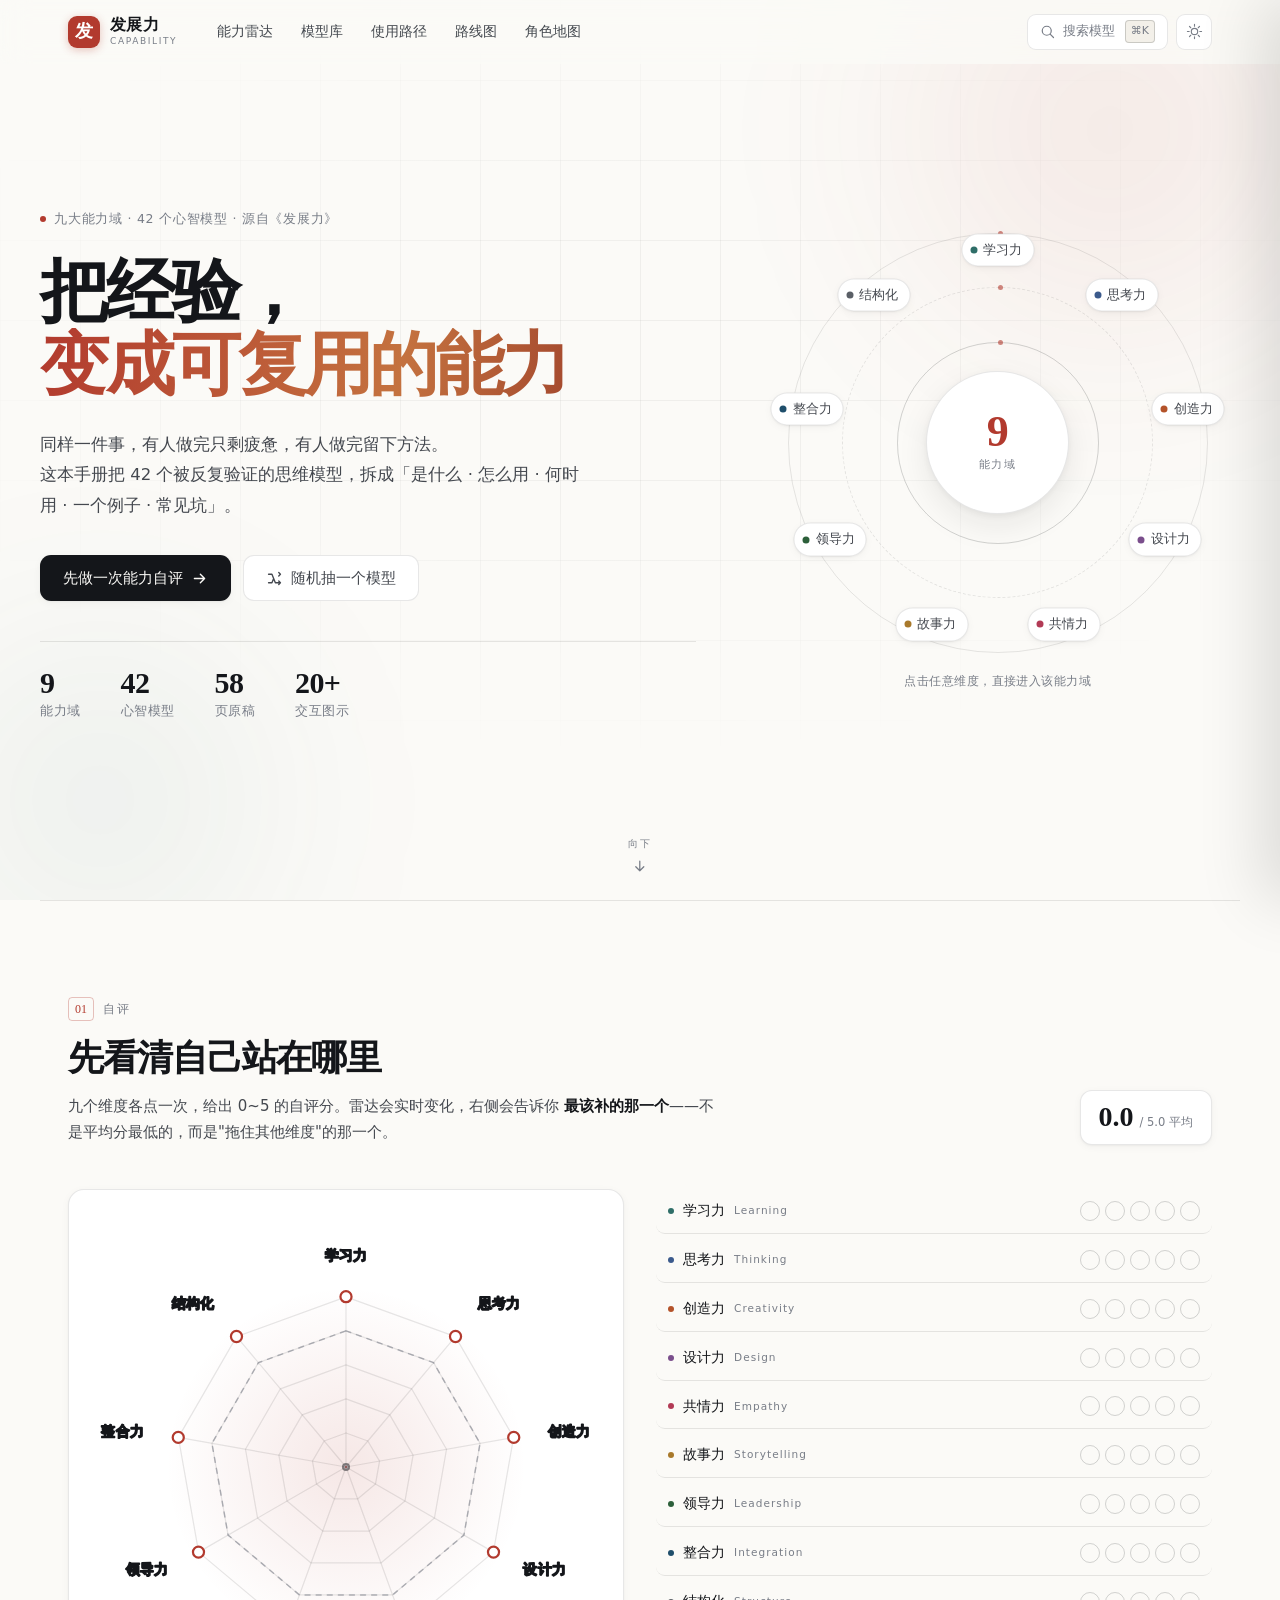
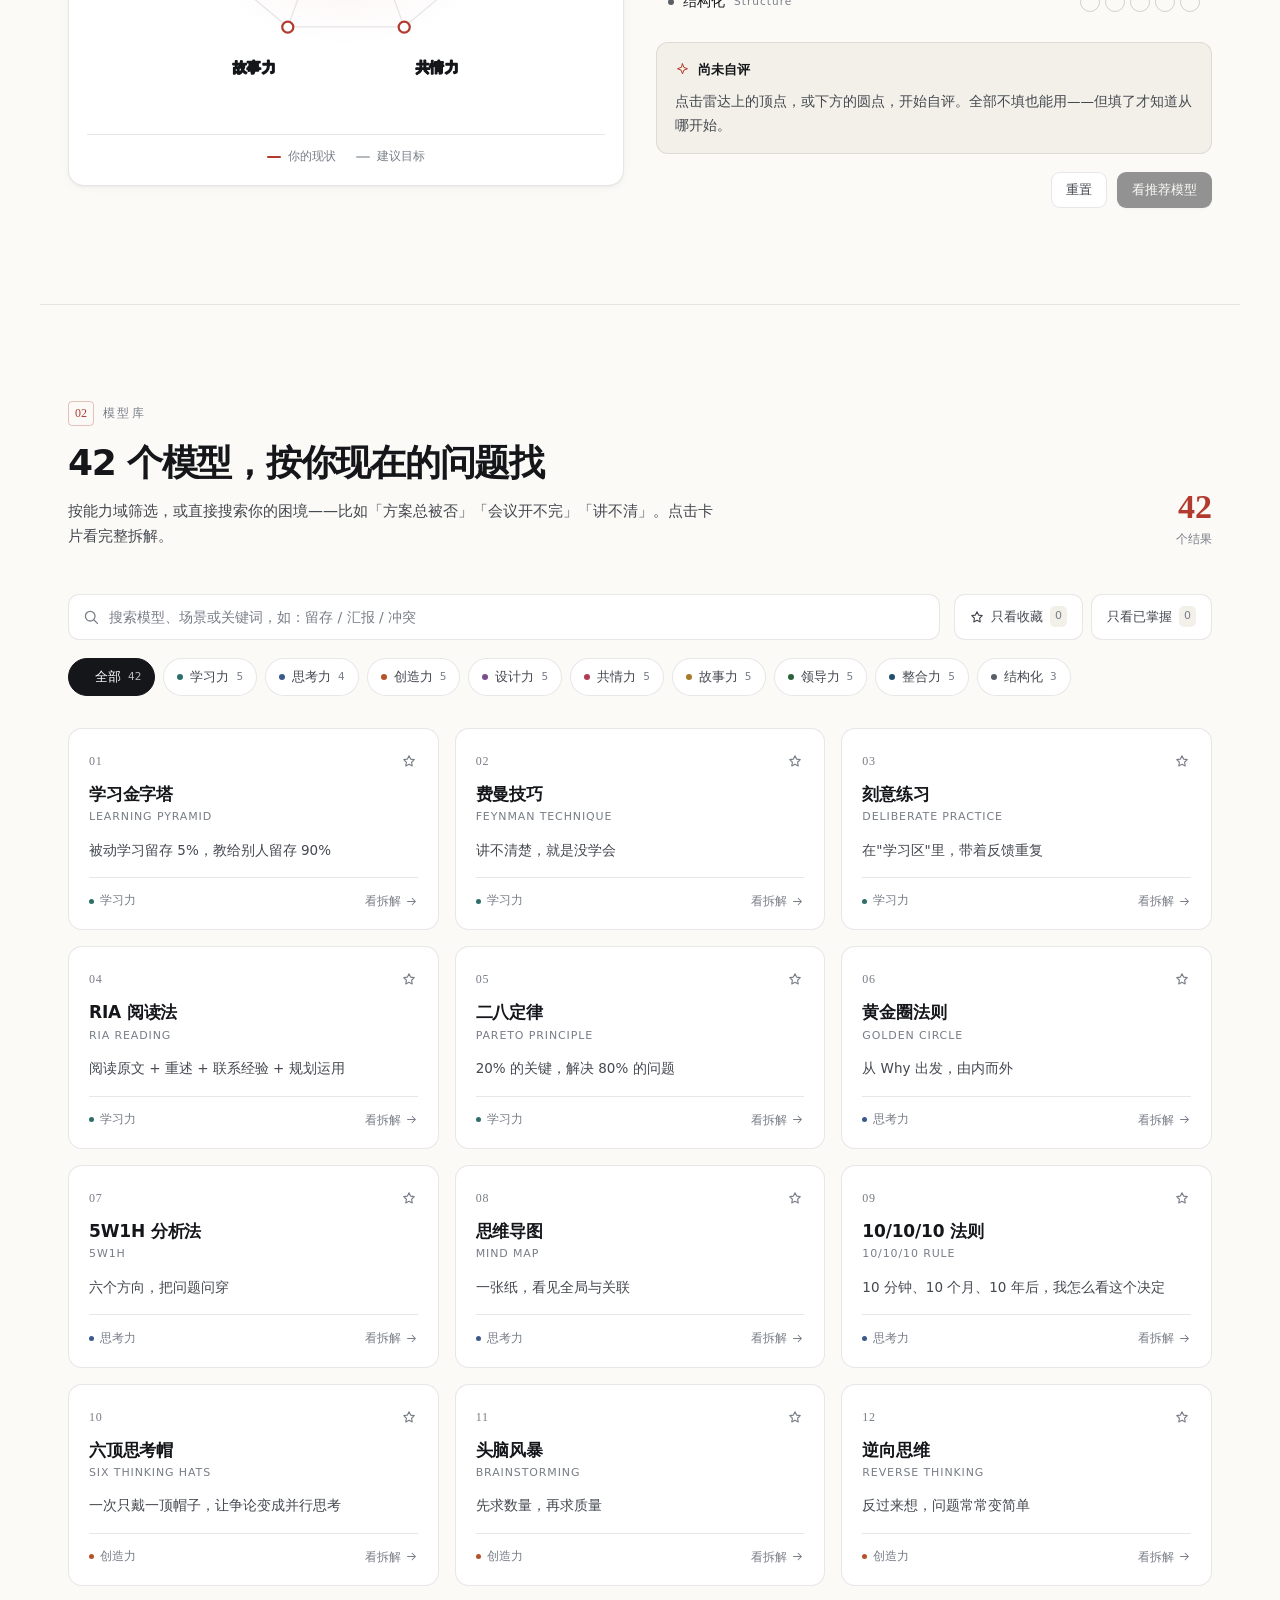
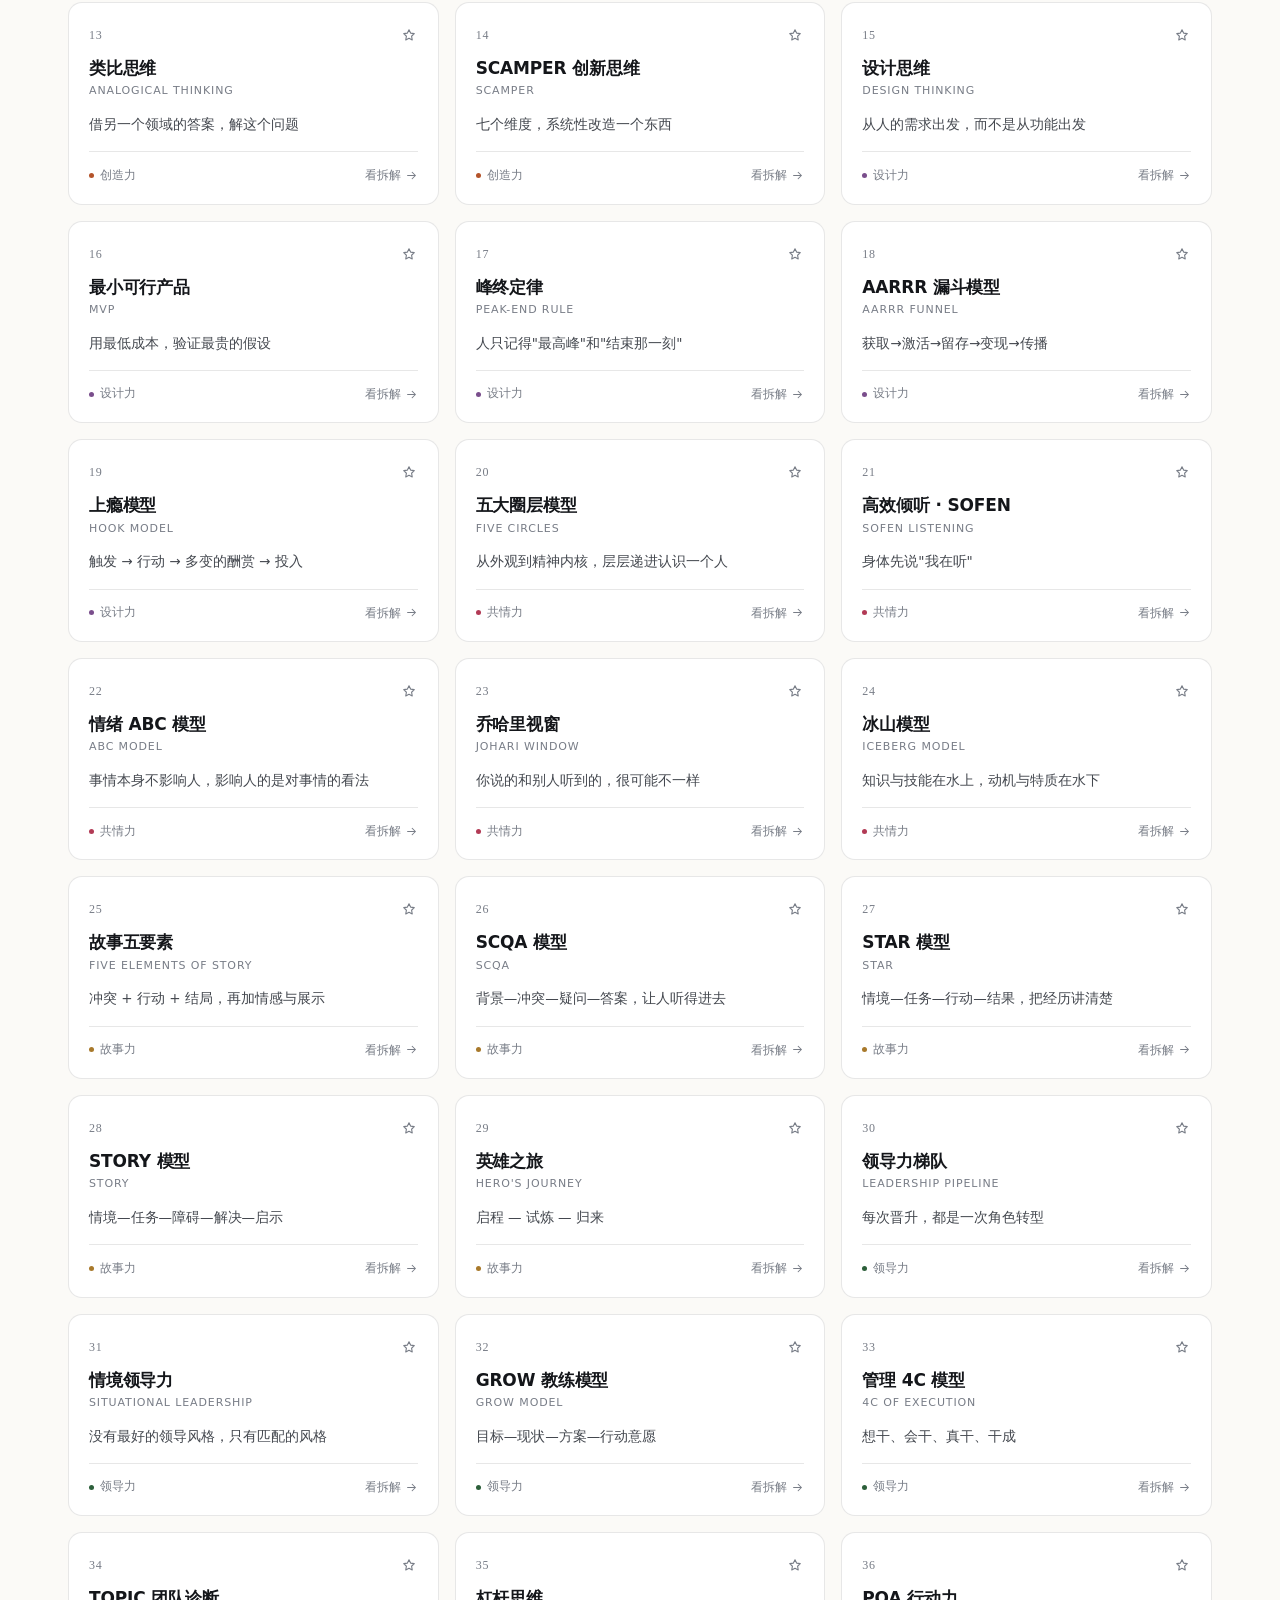
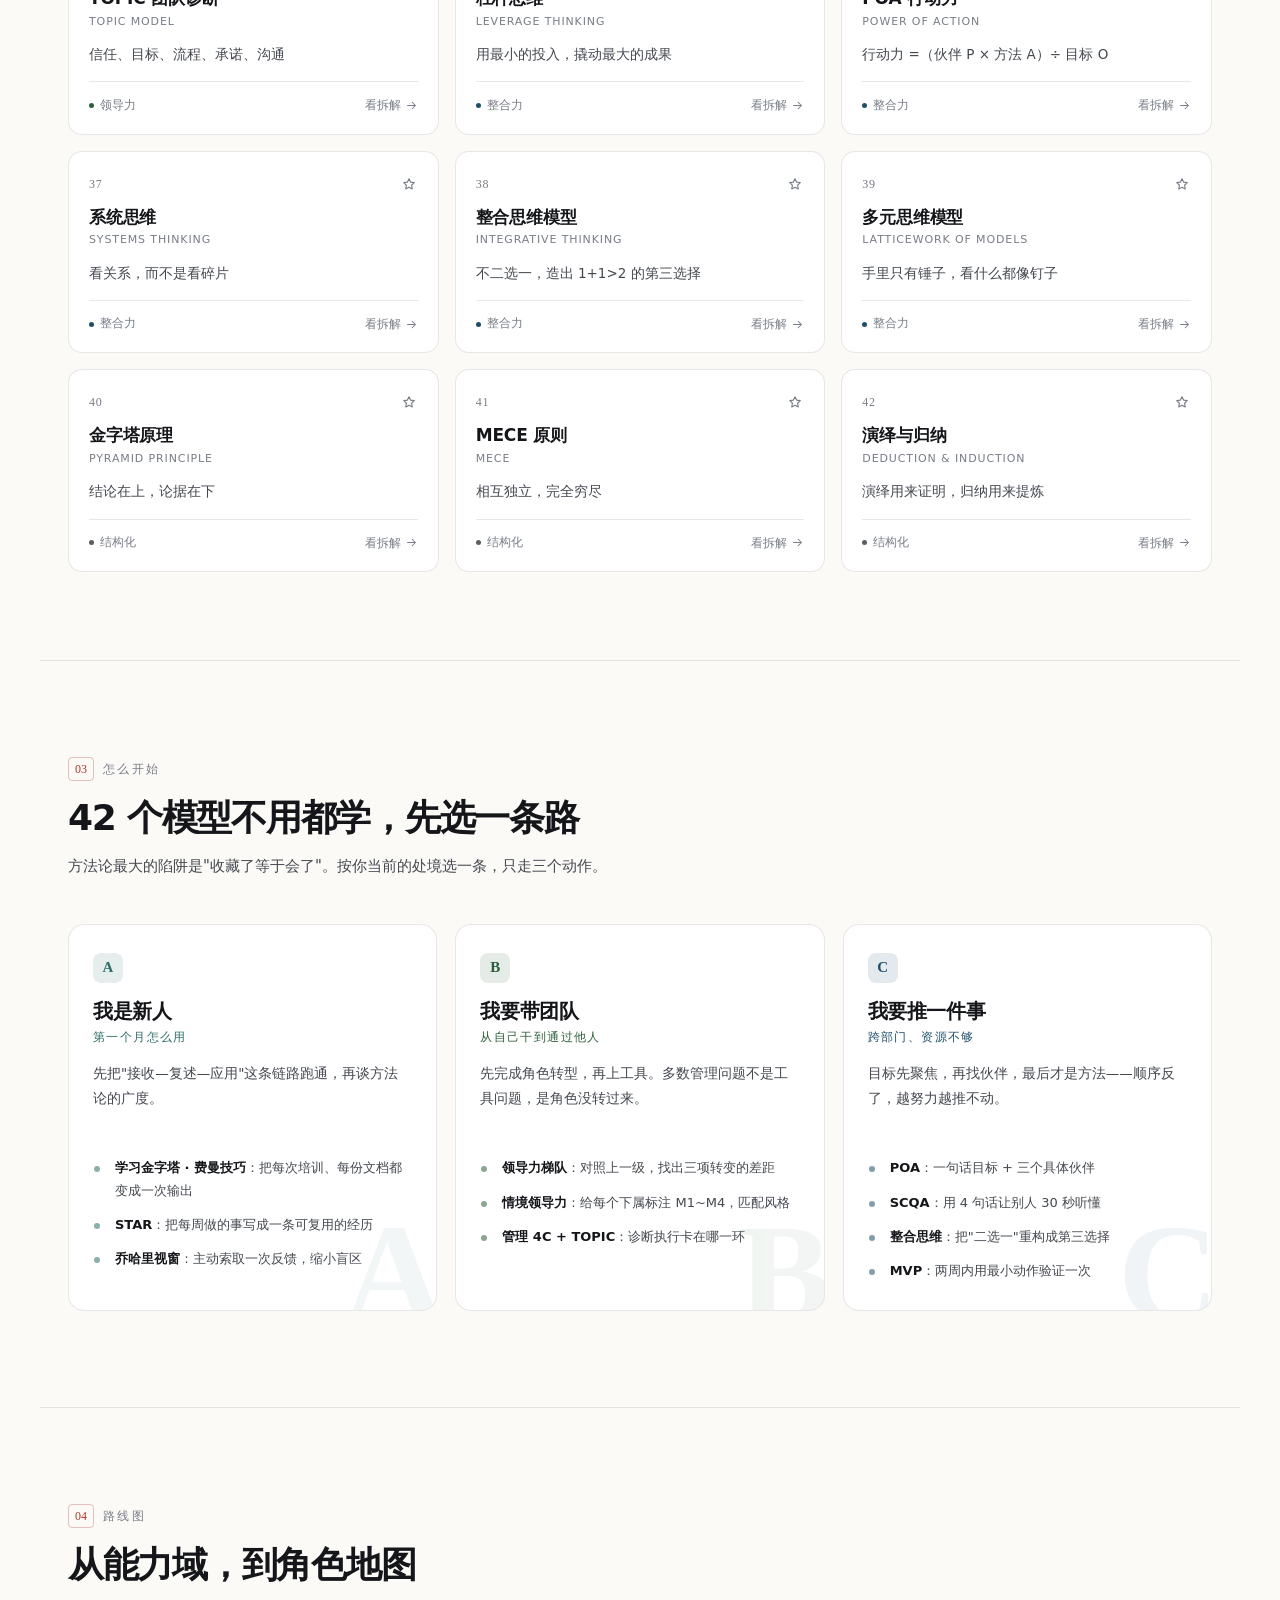
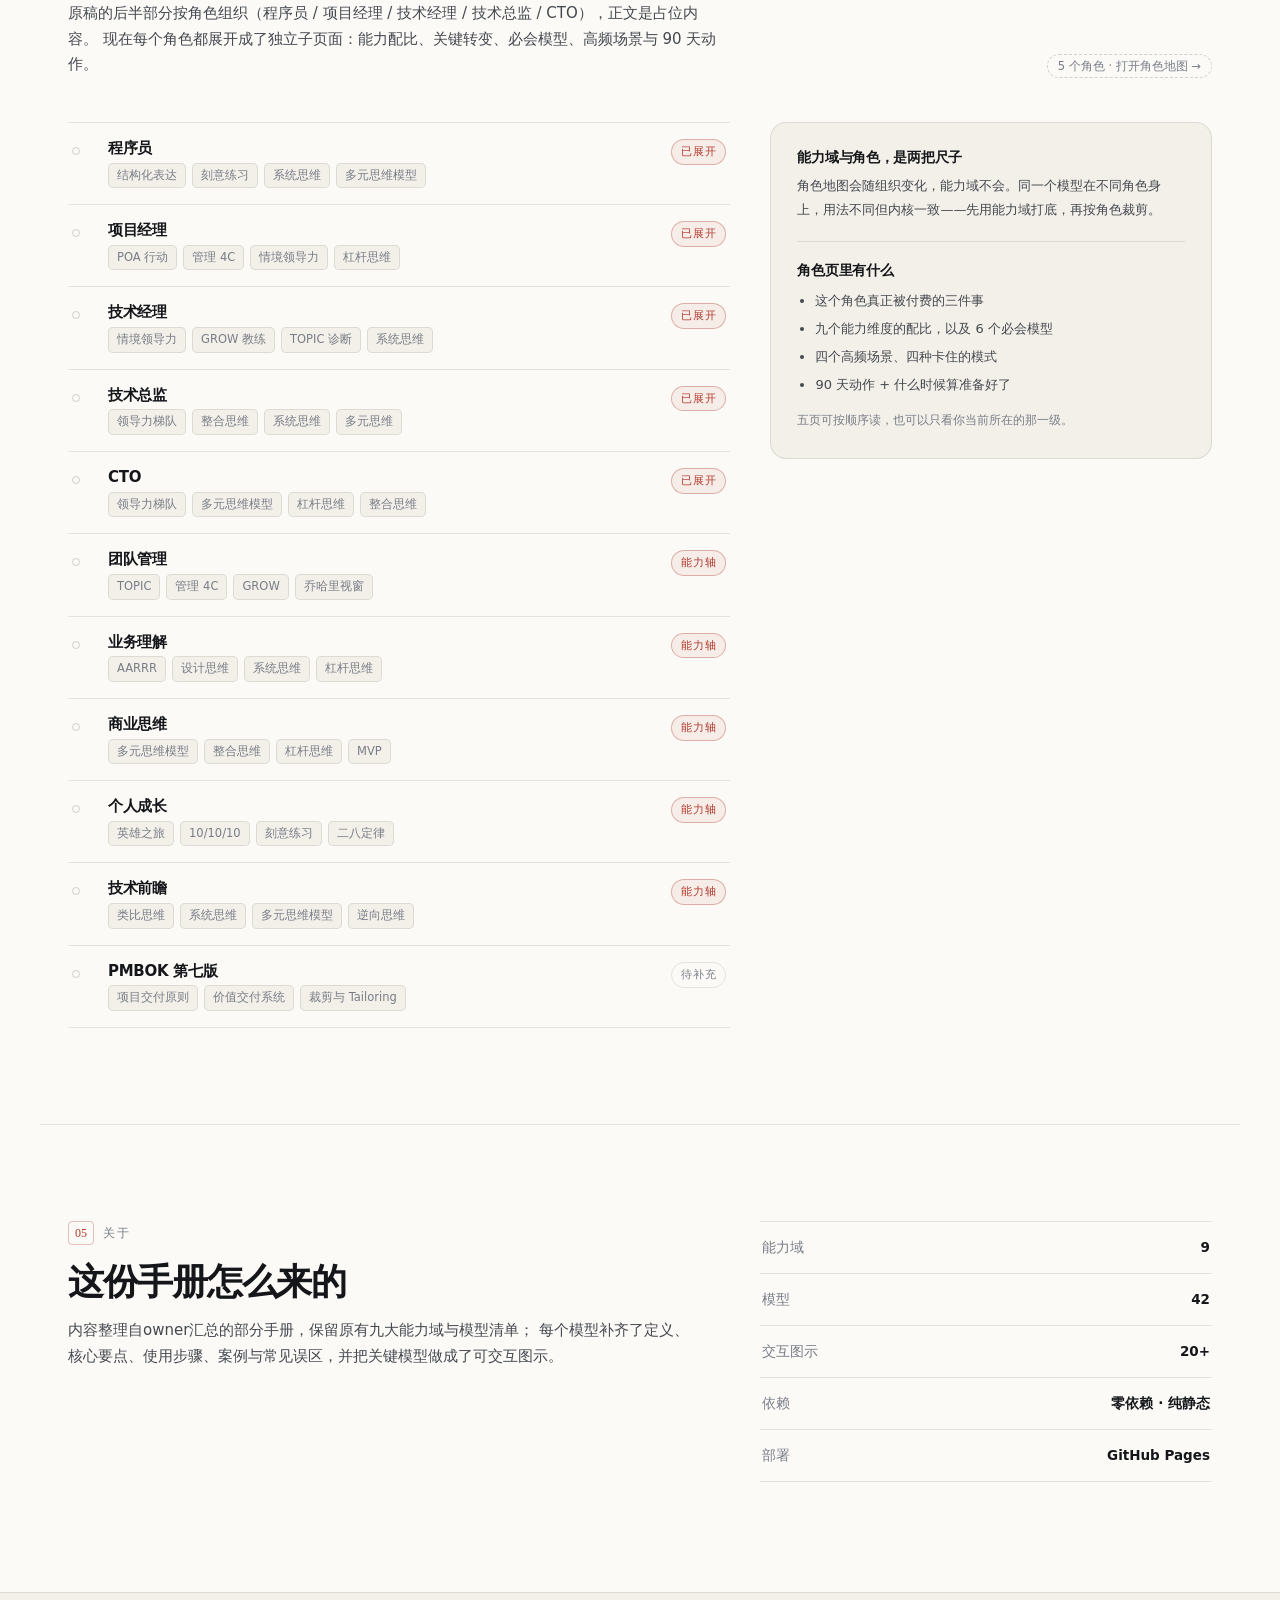
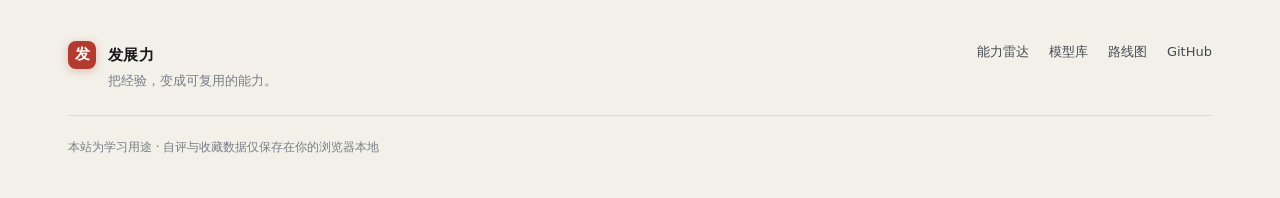
<file: index.html>
<!DOCTYPE html>
<html lang="zh-CN">
<head>
<meta charset="UTF-8">
<meta name="viewport" content="width=device-width, initial-scale=1.0">
<title>发展力 · 九大能力域，42 个心智模型</title>
<meta name="description" content="《发展力》交互手册：学习力、思考力、创造力、设计力、共情力、故事力、领导力、整合力、结构化，42 个心智模型的用法、步骤、案例与常见误区。">
<meta name="theme-color" content="#FBFAF7">
<meta property="og:title" content="发展力 · 42 个心智模型交互手册">
<meta property="og:description" content="把经验，变成可复用的能力。九大能力域，42 个模型，带自评雷达与检索。">
<meta property="og:type" content="website">
<link rel="icon" href="data:image/svg+xml,%3Csvg xmlns='http://www.w3.org/2000/svg' viewBox='0 0 32 32'%3E%3Crect width='32' height='32' rx='8' fill='%23B23A2E'/%3E%3Ctext x='16' y='22' font-size='17' text-anchor='middle' fill='%23FBFAF7' font-family='serif'%3E发%3C/text%3E%3C/svg%3E">
<link rel="stylesheet" href="assets/css/style.css">
</head>
<body>
<div class="progress" id="progress" aria-hidden="true"></div>

<header class="site-head" id="siteHead">
  <div class="head-inner">
    <a class="brand" href="#top">
      <span class="brand-mark">发</span>
      <span class="brand-text">发展力<em>Capability</em></span>
    </a>
    <nav class="head-nav" aria-label="主导航">
      <a href="#radar" data-nav="radar">能力雷达</a>
      <a href="#library" data-nav="library">模型库</a>
      <a href="#paths" data-nav="paths">使用路径</a>
      <a href="#roadmap" data-nav="roadmap">路线图</a>
      <a href="roles/index.html">角色地图</a>
    </nav>
    <div class="head-tools">
      <button class="tool-btn search-trigger" id="searchTrigger" aria-label="搜索模型">
        <svg viewBox="0 0 20 20" aria-hidden="true"><circle cx="9" cy="9" r="6"/><path d="M13.5 13.5L18 18"/></svg>
        <span>搜索模型</span>
        <kbd>⌘K</kbd>
      </button>
      <button class="tool-btn icon-btn" id="themeToggle" aria-label="切换主题" title="切换明暗主题">
        <svg class="ico-sun" viewBox="0 0 24 24" aria-hidden="true"><circle cx="12" cy="12" r="4.5"/><path d="M12 2v2.5M12 19.5V22M2 12h2.5M19.5 12H22M4.9 4.9l1.8 1.8M17.3 17.3l1.8 1.8M19.1 4.9l-1.8 1.8M6.7 17.3l-1.8 1.8"/></svg>
        <svg class="ico-moon" viewBox="0 0 24 24" aria-hidden="true"><path d="M20 14.5A8.5 8.5 0 019.5 4a8.5 8.5 0 1010.5 10.5z"/></svg>
      </button>
      <button class="tool-btn icon-btn menu-btn" id="menuBtn" aria-label="打开导航" aria-expanded="false">
        <svg viewBox="0 0 24 24" aria-hidden="true"><path d="M4 7h16M4 12h16M4 17h16"/></svg>
      </button>
    </div>
  </div>
  <div class="mobile-nav" id="mobileNav">
    <a href="#radar" data-nav="radar">能力雷达</a>
    <a href="#library" data-nav="library">模型库</a>
    <a href="#paths" data-nav="paths">使用路径</a>
    <a href="#roadmap" data-nav="roadmap">路线图</a>
    <a href="roles/index.html">角色地图</a>
  </div>
</header>

<main id="top">

  <!-- ================= HERO ================= -->
  <section class="hero">
    <div class="hero-bg" aria-hidden="true">
      <div class="aurora a1"></div>
      <div class="aurora a2"></div>
      <div class="grid-lines"></div>
    </div>
    <div class="hero-inner">
      <div class="hero-copy">
        <p class="eyebrow reveal"><span class="dot"></span>九大能力域 · 42 个心智模型 · 源自《发展力》</p>
        <h1 class="reveal">
          <span class="h1-line">把经验，</span>
          <span class="h1-line accent">变成可复用的能力</span>
        </h1>
        <p class="lede reveal">
          同样一件事，有人做完只剩疲惫，有人做完留下方法。<br>
          这本手册把 42 个被反复验证的思维模型，拆成「是什么 · 怎么用 · 何时用 · 一个例子 · 常见坑」。
        </p>
        <div class="hero-actions reveal">
          <a class="btn btn-primary" href="#radar">
            先做一次能力自评
            <svg viewBox="0 0 20 20" aria-hidden="true"><path d="M4 10h12M11 5l5 5-5 5"/></svg>
          </a>
          <button class="btn btn-ghost" id="randomBtn">
            <svg viewBox="0 0 20 20" aria-hidden="true"><path d="M3 5h4l4 10h6M3 15h4l2-5M15 3l2 2-2 2M15 13l2 2-2 2"/></svg>
            随机抽一个模型
          </button>
        </div>
        <dl class="hero-stats reveal">
          <div><dt>9</dt><dd>能力域</dd></div>
          <div><dt>42</dt><dd>心智模型</dd></div>
          <div><dt>58</dt><dd>页原稿</dd></div>
          <div><dt>20+</dt><dd>交互图示</dd></div>
        </dl>
      </div>

      <div class="hero-visual reveal" aria-hidden="true">
        <div class="orbit" id="orbit">
          <div class="orbit-ring r1"></div>
          <div class="orbit-ring r2"></div>
          <div class="orbit-ring r3"></div>
          <div class="orbit-core">
            <span class="core-num" id="coreNum">9</span>
            <span class="core-label">能力域</span>
          </div>
          <div class="orbit-dots" id="orbitDots"><!-- JS --></div>
        </div>
        <p class="orbit-hint">点击任意维度，直接进入该能力域</p>
      </div>
    </div>
    <a class="scroll-cue" href="#radar" aria-label="向下滚动">
      <span>向下</span>
      <svg viewBox="0 0 20 20" aria-hidden="true"><path d="M10 4v12M5 11l5 5 5-5"/></svg>
    </a>
  </section>

  <!-- ================= 能力雷达 ================= -->
  <section class="section" id="radar">
    <div class="section-head">
      <div>
        <p class="kicker"><span class="kicker-no">01</span>自评</p>
        <h2>先看清自己站在哪里</h2>
        <p class="section-desc">
          九个维度各点一次，给出 0~5 的自评分。雷达会实时变化，右侧会告诉你
          <strong>最该补的那一个</strong>——不是平均分最低的，而是"拖住其他维度"的那一个。
        </p>
      </div>
      <div class="section-aside">
        <div class="score-pill">
          <span id="radarTotal">0.0</span><small>/ 5.0 平均</small>
        </div>
      </div>
    </div>

    <div class="radar-layout">
      <div class="radar-card">
        <svg class="radar-svg" id="radarSvg" viewBox="0 0 420 420" role="img" aria-label="九维能力雷达图">
          <!-- JS -->
        </svg>
        <div class="radar-legend">
          <span><i class="lg-current"></i>你的现状</span>
          <span><i class="lg-target"></i>建议目标</span>
        </div>
      </div>

      <div class="score-panel">
        <div class="panel-block" id="scoreRows"><!-- JS --></div>
        <div class="insight" id="insight">
          <div class="insight-head">
            <svg viewBox="0 0 24 24" aria-hidden="true"><path d="M12 3l2.2 5.6L20 10.8l-5.8 2.2L12 19l-2.2-6L4 10.8l5.8-2.2z"/></svg>
            <span id="insightTitle">尚未自评</span>
          </div>
          <p id="insightText">点击左侧雷达的任一顶点，或下方的分值，开始自评。</p>
        </div>
        <div class="panel-actions">
          <button class="btn btn-sm btn-ghost" id="radarReset">重置</button>
          <button class="btn btn-sm btn-primary" id="radarFocus" disabled>看推荐模型</button>
        </div>
      </div>
    </div>
  </section>

  <!-- ================= 模型库 ================= -->
  <section class="section section-library" id="library">
    <div class="section-head">
      <div>
        <p class="kicker"><span class="kicker-no">02</span>模型库</p>
        <h2>42 个模型，按你现在的问题找</h2>
        <p class="section-desc">按能力域筛选，或直接搜索你的困境——比如「方案总被否」「会议开不完」「讲不清」。点击卡片看完整拆解。</p>
      </div>
      <div class="section-aside lib-count">
        <span id="libCount">42</span><small>个结果</small>
      </div>
    </div>

    <div class="lib-toolbar">
      <div class="lib-search">
        <svg viewBox="0 0 20 20" aria-hidden="true"><circle cx="9" cy="9" r="6"/><path d="M13.5 13.5L18 18"/></svg>
        <input type="search" id="libSearch" placeholder="搜索模型、场景或关键词，如：留存 / 汇报 / 冲突" autocomplete="off" aria-label="搜索模型">
        <button class="clear-btn" id="clearSearch" aria-label="清空搜索" hidden>×</button>
      </div>
      <div class="lib-actions">
        <button class="chip-btn" id="favFilter" aria-pressed="false">
          <svg viewBox="0 0 20 20" aria-hidden="true"><path d="M10 2.6l2.3 4.7 5.2.8-3.8 3.7.9 5.2-4.6-2.4-4.6 2.4.9-5.2L2.5 8.1l5.2-.8z"/></svg>
          只看收藏 <span class="fav-count" id="favCount">0</span>
        </button>
        <button class="chip-btn" id="doneFilter" aria-pressed="false">
          只看已掌握 <span class="done-count" id="doneCount">0</span>
        </button>
      </div>
    </div>

    <div class="dim-filter" id="dimFilter" role="tablist" aria-label="按能力域筛选"><!-- JS --></div>

    <div class="model-grid" id="modelGrid"><!-- JS --></div>
    <div class="empty-state" id="emptyState" hidden>
      <p class="empty-glyph">◌</p>
      <h3>没有找到匹配的模型</h3>
      <p>换一个关键词，或者清空筛选条件试试。也可以按 <kbd>⌘K</kbd> 打开全局搜索。</p>
      <button class="btn btn-sm btn-ghost" id="emptyReset">清空全部筛选</button>
    </div>
  </section>

  <!-- ================= 使用路径 ================= -->
  <section class="section" id="paths">
    <div class="section-head">
      <div>
        <p class="kicker"><span class="kicker-no">03</span>怎么开始</p>
        <h2>42 个模型不用都学，先选一条路</h2>
        <p class="section-desc">方法论最大的陷阱是"收藏了等于会了"。按你当前的处境选一条，只走三个动作。</p>
      </div>
    </div>
    <div class="path-grid" id="pathGrid"><!-- JS --></div>
  </section>

  <!-- ================= 路线图 ================= -->
  <section class="section section-roadmap" id="roadmap">
    <div class="section-head">
      <div>
        <p class="kicker"><span class="kicker-no">04</span>路线图</p>
        <h2>从能力域，到角色地图</h2>
        <p class="section-desc">
          原稿的后半部分按角色组织（程序员 / 项目经理 / 技术经理 / 技术总监 / CTO），正文是占位内容。
          现在每个角色都展开成了独立子页面：能力配比、关键转变、必会模型、高频场景与 90 天动作。
        </p>
      </div>
      <div class="section-aside">
        <a class="tag tag-soft" href="roles/index.html">5 个角色 · 打开角色地图 →</a>
      </div>
    </div>
    <div class="roadmap-wrap">
      <div class="roadmap-list" id="roadmapList"><!-- JS --></div>
      <aside class="roadmap-note">
        <h3>能力域与角色，是两把尺子</h3>
        <p>角色地图会随组织变化，能力域不会。同一个模型在不同角色身上，用法不同但内核一致——先用能力域打底，再按角色裁剪。</p>
        <div class="note-divider"></div>
        <h3>角色页里有什么</h3>
        <ul>
          <li>这个角色真正被付费的三件事</li>
          <li>九个能力维度的配比，以及 6 个必会模型</li>
          <li>四个高频场景、四种卡住的模式</li>
          <li>90 天动作 + 什么时候算准备好了</li>
        </ul>
        <p class="note-tip">五页可按顺序读，也可以只看你当前所在的那一级。</p>
      </aside>
    </div>
  </section>

  <!-- ================= 说明 ================= -->
  <section class="section section-about" id="about">
    <div class="about-grid">
      <div>
        <p class="kicker"><span class="kicker-no">05</span>关于</p>
        <h2>这份手册怎么来的</h2>
        <p class="section-desc">
          内容整理自owner汇总的部分手册，保留原有九大能力域与模型清单；
          每个模型补齐了定义、核心要点、使用步骤、案例与常见误区，并把关键模型做成了可交互图示。
        </p>
      </div>
      <div class="about-meta">
        <div class="meta-row"><span>能力域</span><strong>9</strong></div>
        <div class="meta-row"><span>模型</span><strong>42</strong></div>
        <div class="meta-row"><span>交互图示</span><strong>20+</strong></div>
        <div class="meta-row"><span>依赖</span><strong>零依赖 · 纯静态</strong></div>
        <div class="meta-row"><span>部署</span><strong>GitHub Pages</strong></div>
      </div>
    </div>
  </section>
</main>

<footer class="site-foot">
  <div class="foot-inner">
    <div class="foot-brand">
      <span class="brand-mark small">发</span>
      <div>
        <strong>发展力</strong>
        <p>把经验，变成可复用的能力。</p>
      </div>
    </div>
    <div class="foot-links">
      <a href="#radar">能力雷达</a>
      <a href="#library">模型库</a>
      <a href="#roadmap">路线图</a>
      <a href="https://github.com/" id="repoLink" target="_blank" rel="noopener">GitHub</a>
    </div>
    <p class="foot-note">本站为学习用途 · 自评与收藏数据仅保存在你的浏览器本地</p>
  </div>
</footer>

<!-- ================= 详情抽屉 ================= -->
<div class="drawer-scrim" id="drawerScrim" hidden></div>
<aside class="drawer" id="drawer" tabindex="-1" aria-hidden="true" aria-labelledby="drawerTitle" role="dialog" aria-modal="true">
  <div class="drawer-inner" id="drawerInner"><!-- JS --></div>
</aside>

<!-- ================= 全局搜索 ================= -->
<div class="palette-scrim" id="paletteScrim" hidden></div>
<div class="palette" id="palette" aria-hidden="true" role="dialog" aria-modal="true" aria-label="全局搜索">
  <div class="palette-head">
    <svg viewBox="0 0 20 20" aria-hidden="true"><circle cx="9" cy="9" r="6"/><path d="M13.5 13.5L18 18"/></svg>
    <input type="text" id="paletteInput" placeholder="搜索 42 个模型…" autocomplete="off" aria-label="搜索">
    <kbd>ESC</kbd>
  </div>
  <div class="palette-list" id="paletteList"><!-- JS --></div>
  <div class="palette-foot">
    <span><kbd>↑</kbd><kbd>↓</kbd> 选择</span>
    <span><kbd>↵</kbd> 打开</span>
    <span><kbd>ESC</kbd> 关闭</span>
  </div>
</div>

<button class="to-top" id="toTop" aria-label="回到顶部" hidden>
  <svg viewBox="0 0 20 20" aria-hidden="true"><path d="M10 16V4M5 9l5-5 5 5"/></svg>
</button>

<div class="toast" id="toast" role="status" aria-live="polite"></div>

<script src="assets/js/data.js"></script>
<script src="assets/js/app.js"></script>
</body>
</html>
</file>
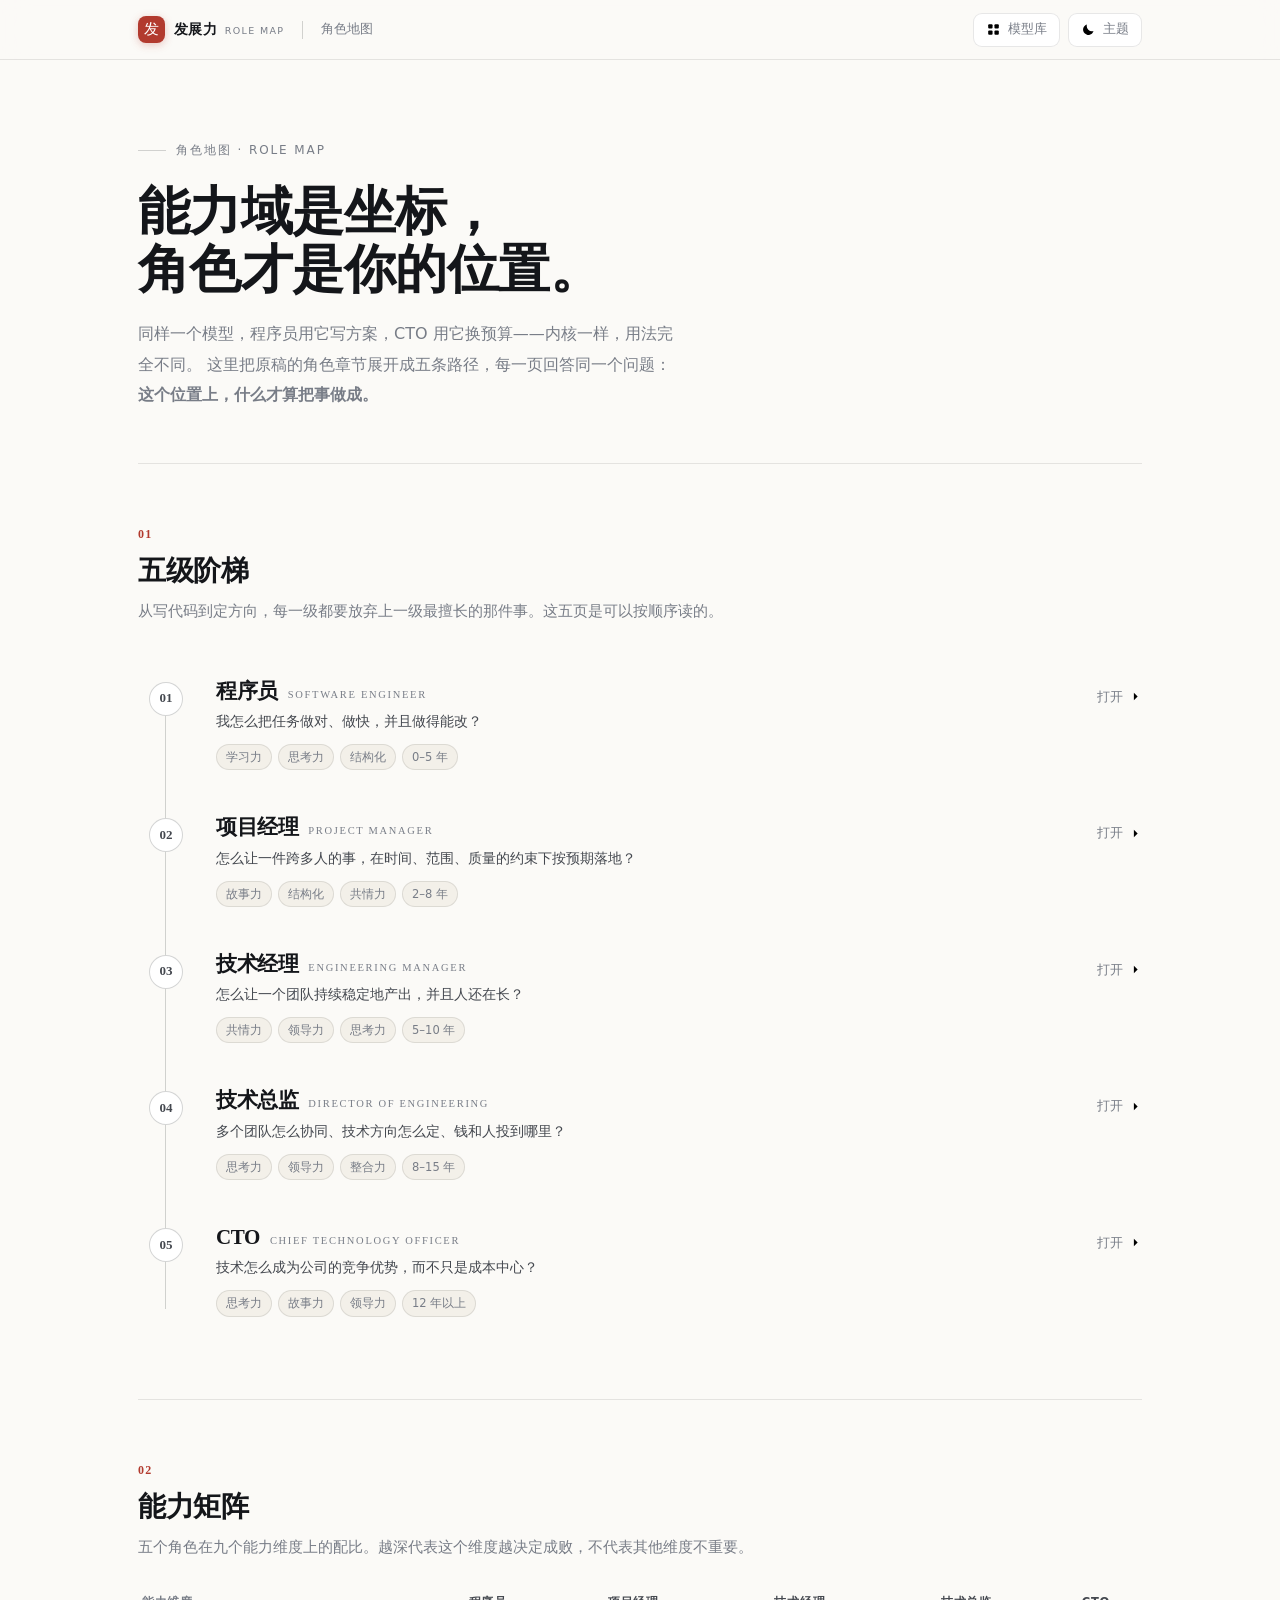
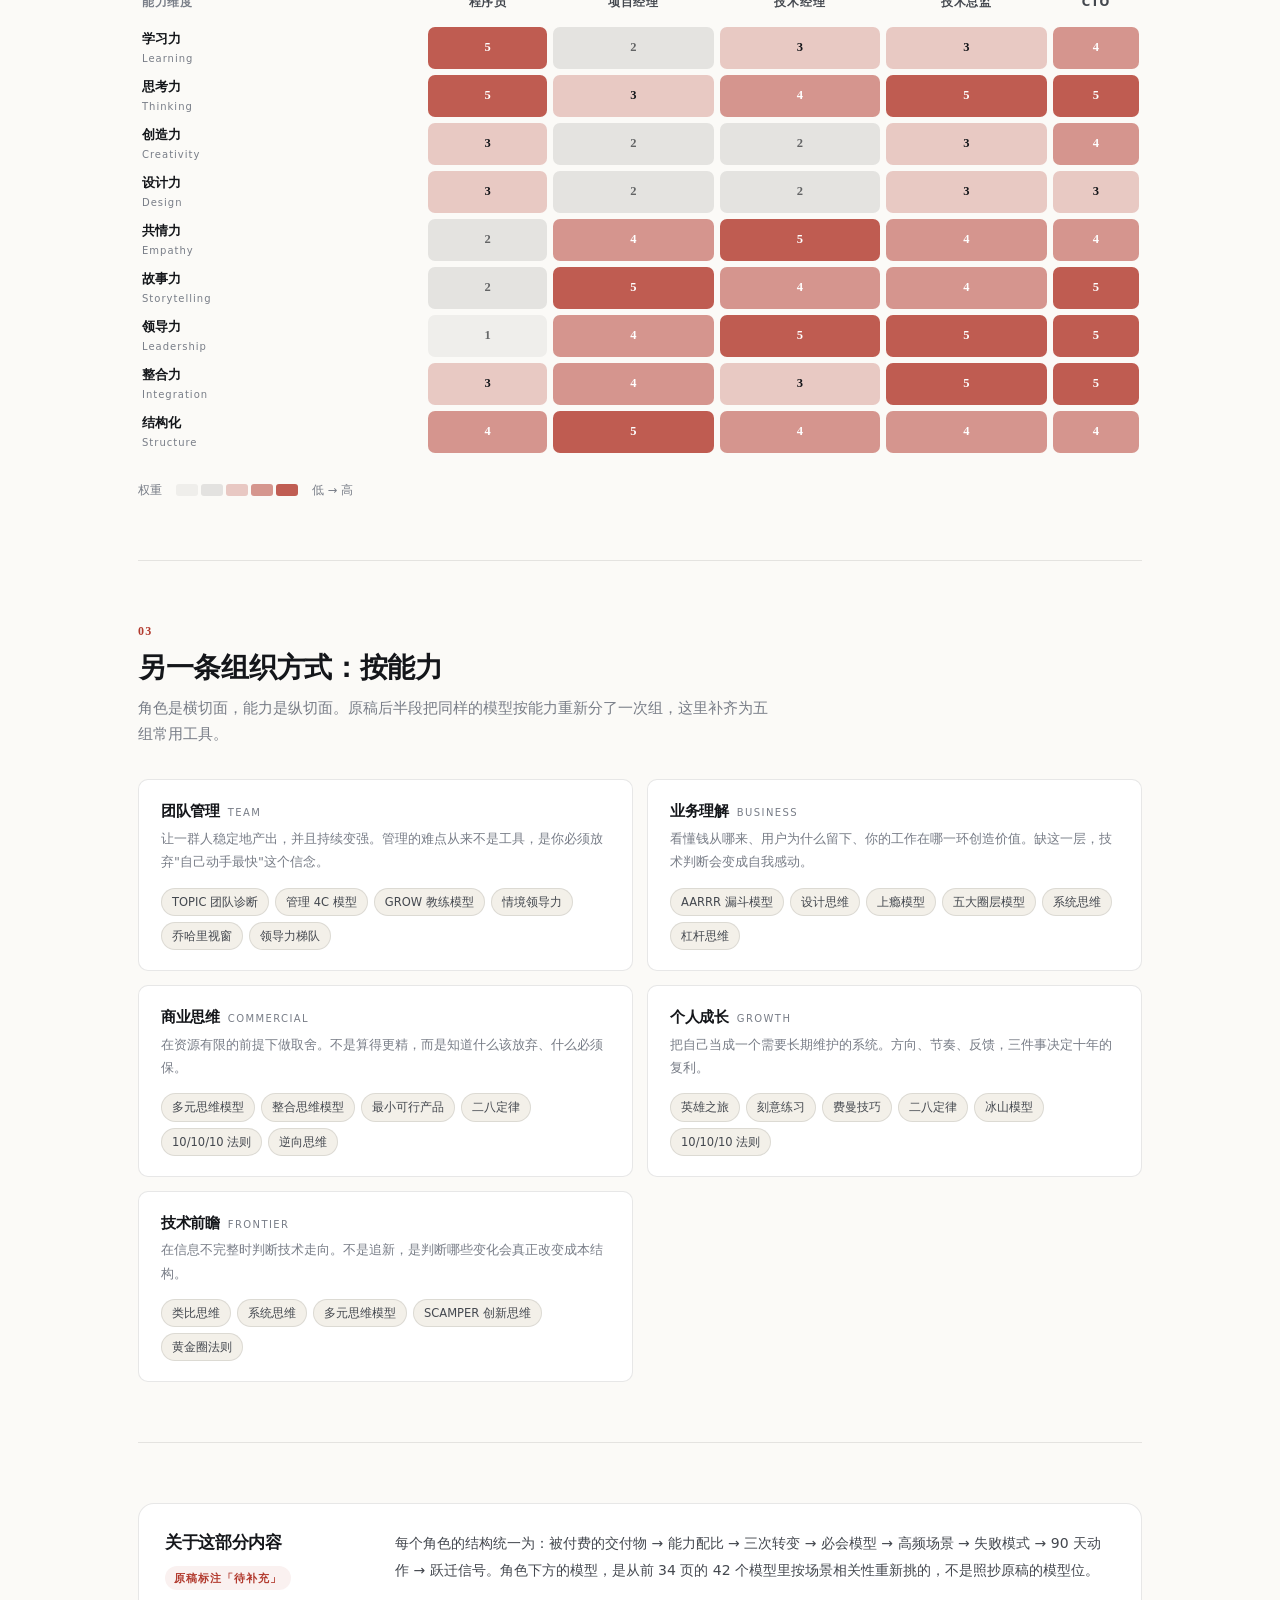
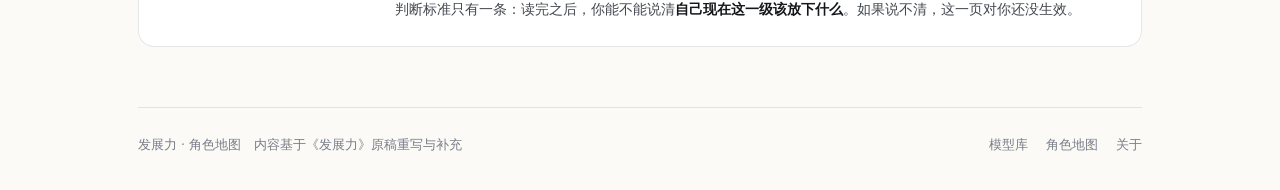
<file: roles/index.html>
<!DOCTYPE html>
<html lang="zh-CN">
<head>
<meta charset="utf-8">
<meta name="viewport" content="width=device-width, initial-scale=1">
<title>角色地图 · 发展力</title>
<meta name="description" content="从程序员到 CTO：五个角色的能力配比、关键转变、必会模型与 90 天动作。">
<meta name="theme-color" content="#FBFAF7">
<link rel="icon" href="data:image/svg+xml,%3Csvg xmlns='http://www.w3.org/2000/svg' viewBox='0 0 32 32'%3E%3Crect width='32' height='32' rx='8' fill='%23B23A2E'/%3E%3Ctext x='16' y='23' font-size='19' text-anchor='middle' fill='%23fff' font-family='Songti SC,serif'%3E%E5%8F%91%3C/text%3E%3C/svg%3E">
<link rel="stylesheet" href="../assets/css/roles.css">
<script>(function(){try{var s=JSON.parse(localStorage.getItem('fzl.v1')||'{}');var t=s.theme||((window.matchMedia&&matchMedia('(prefers-color-scheme: dark)').matches)?'dark':'light');document.documentElement.setAttribute('data-theme',t);}catch(e){}})();</script>
</head>
<body data-page="index">
<div id="app"></div>
<script src="../assets/js/data.js"></script>
<script src="../assets/js/roles-data.js"></script>
<script src="../assets/js/roles.js"></script>
</body>
</html>
</file>
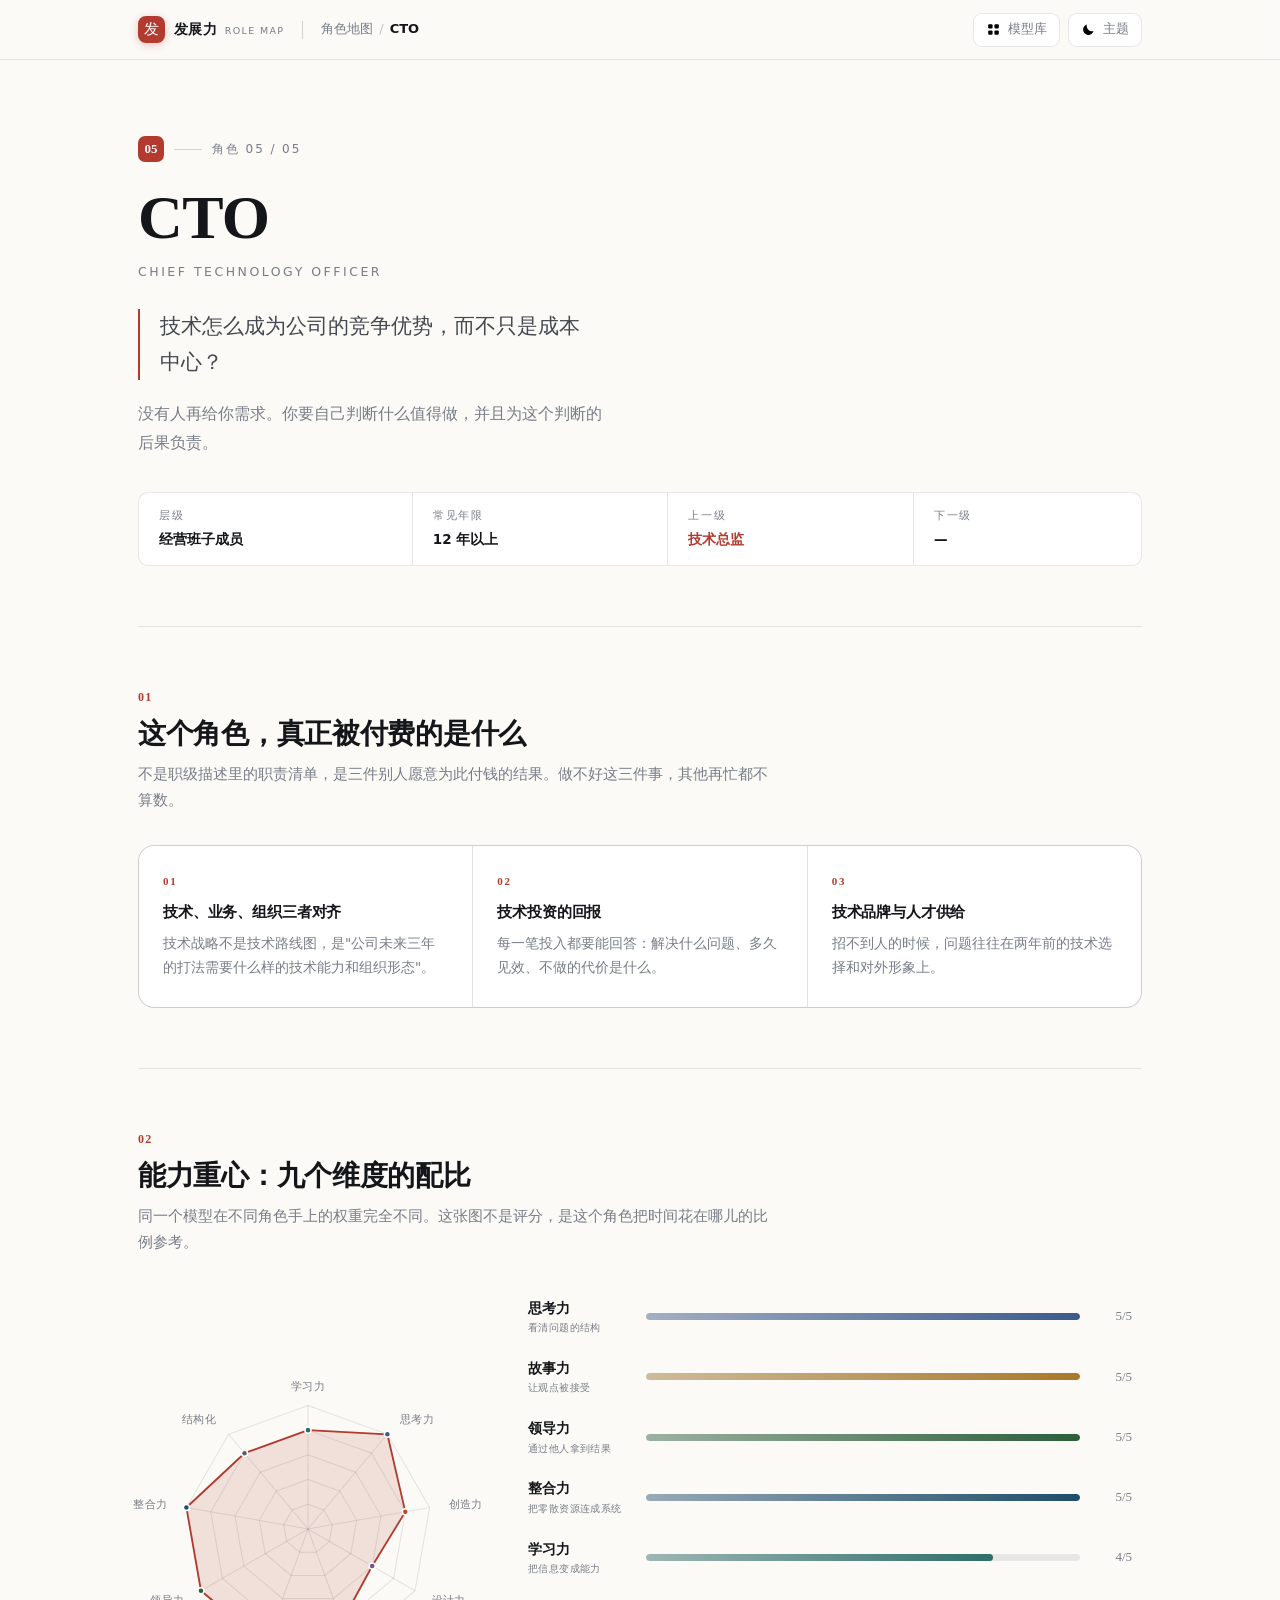
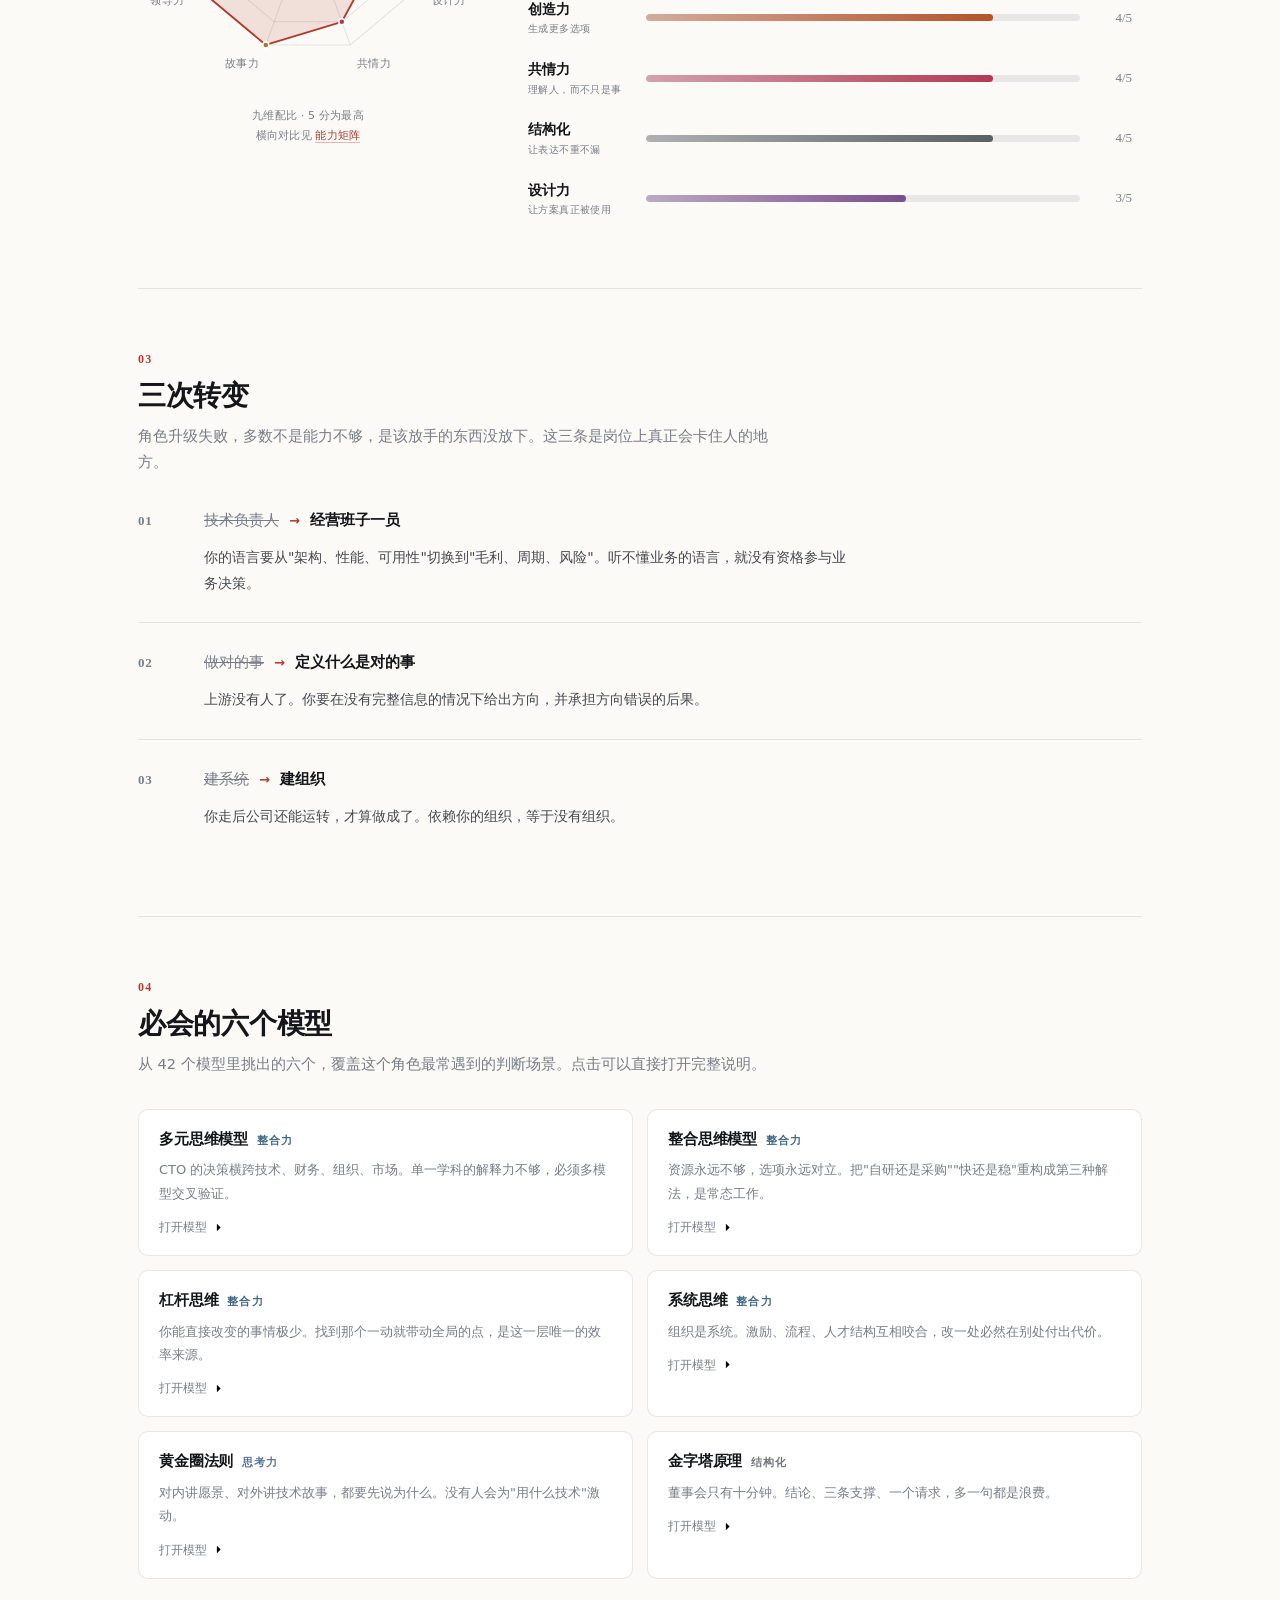
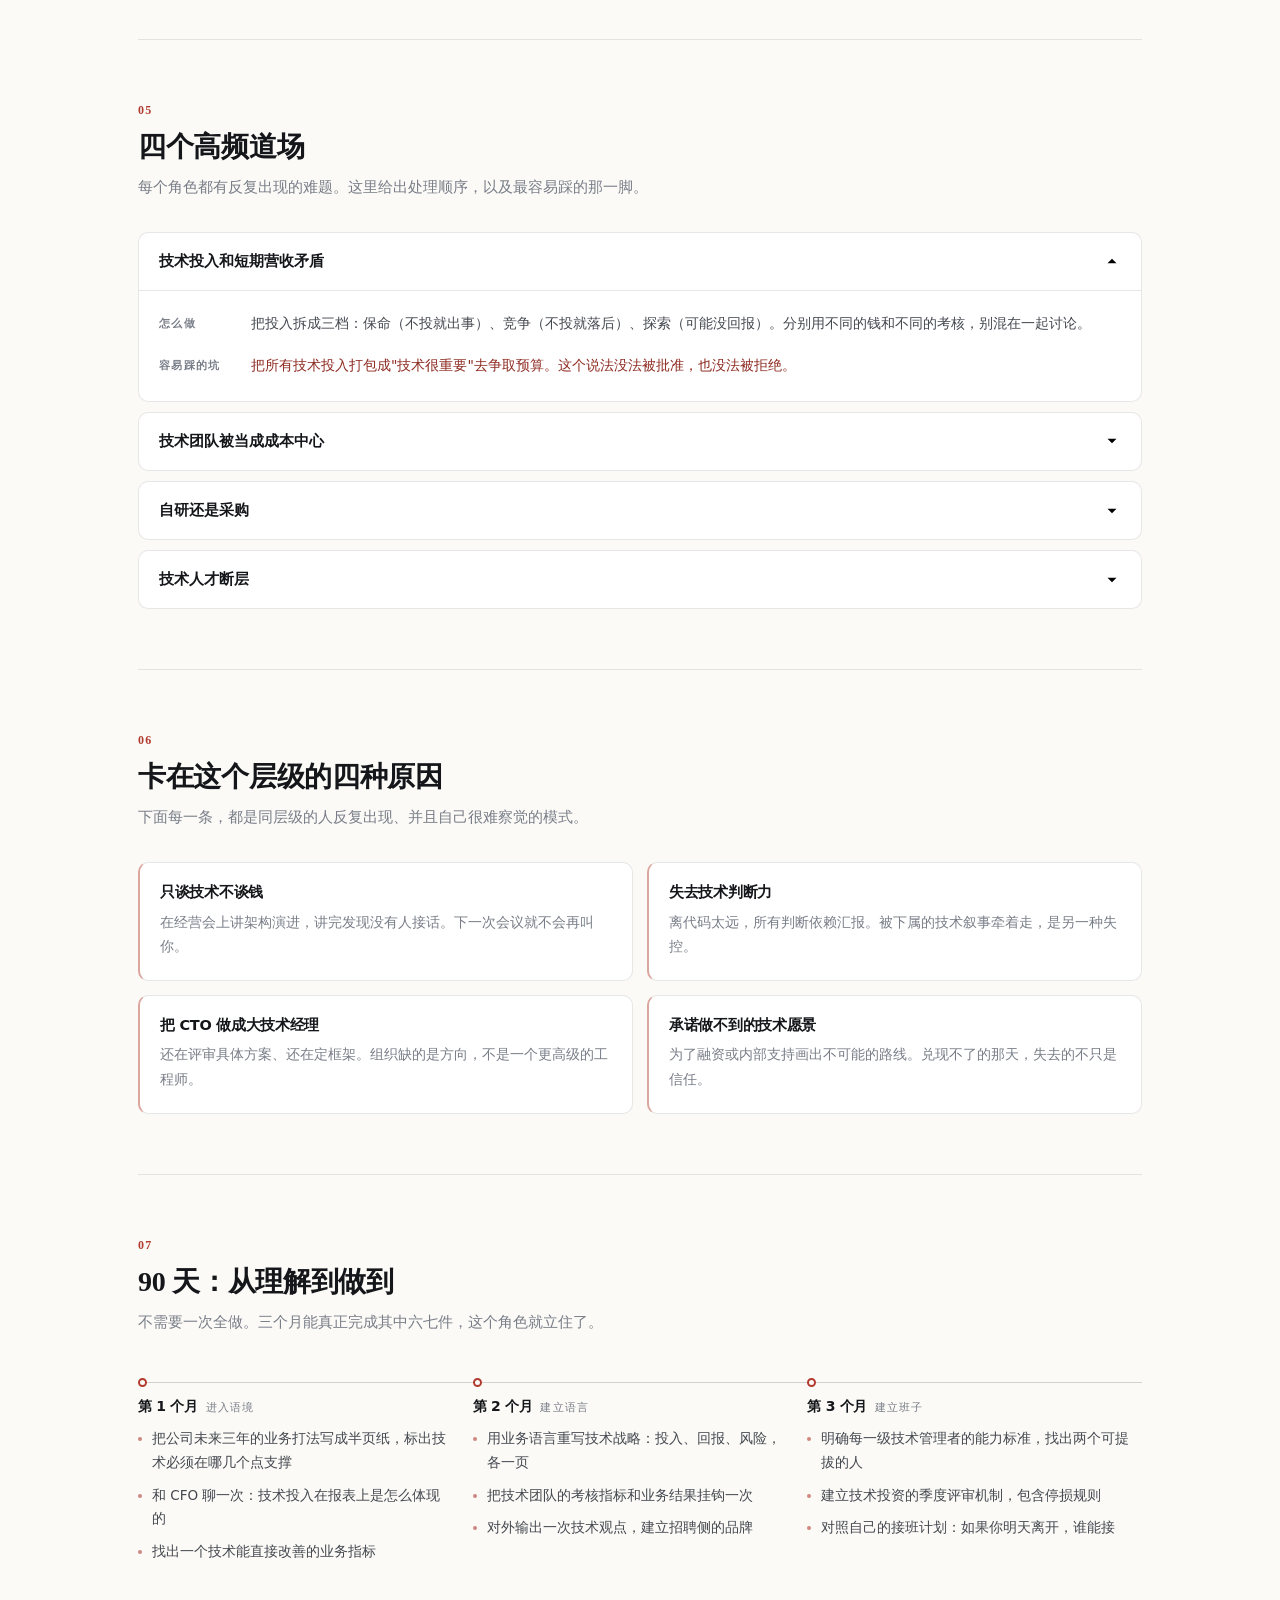
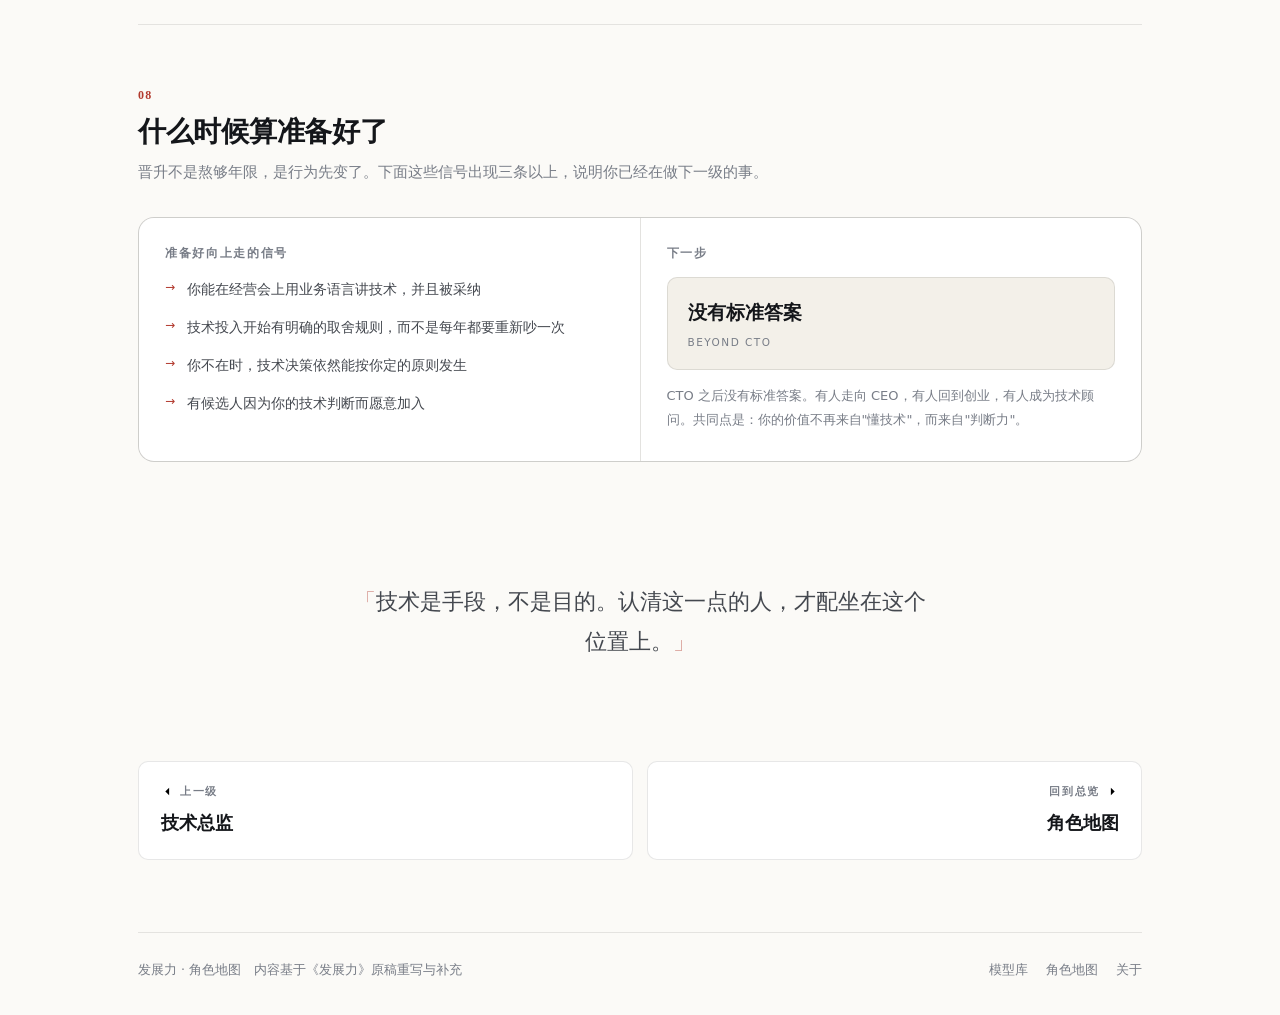
<file: roles/cto.html>
<!DOCTYPE html>
<html lang="zh-CN">
<head>
<meta charset="utf-8">
<meta name="viewport" content="width=device-width, initial-scale=1">
<title>CTO · 角色地图 · 发展力</title>
<meta name="description" content="经营班子里的技术视角：让技术成为竞争优势，而不只是成本中心。">
<meta name="theme-color" content="#FBFAF7">
<link rel="icon" href="data:image/svg+xml,%3Csvg xmlns='http://www.w3.org/2000/svg' viewBox='0 0 32 32'%3E%3Crect width='32' height='32' rx='8' fill='%23B23A2E'/%3E%3Ctext x='16' y='23' font-size='19' text-anchor='middle' fill='%23fff' font-family='Songti SC,serif'%3E%E5%8F%91%3C/text%3E%3C/svg%3E">
<link rel="stylesheet" href="../assets/css/roles.css">
<script>(function(){try{var s=JSON.parse(localStorage.getItem('fzl.v1')||'{}');var t=s.theme||((window.matchMedia&&matchMedia('(prefers-color-scheme: dark)').matches)?'dark':'light');document.documentElement.setAttribute('data-theme',t);}catch(e){}})();</script>
</head>
<body data-page="role" data-role="cto">
<div id="app"></div>
<script src="../assets/js/data.js"></script>
<script src="../assets/js/roles-data.js"></script>
<script src="../assets/js/roles.js"></script>
</body>
</html>
</file>
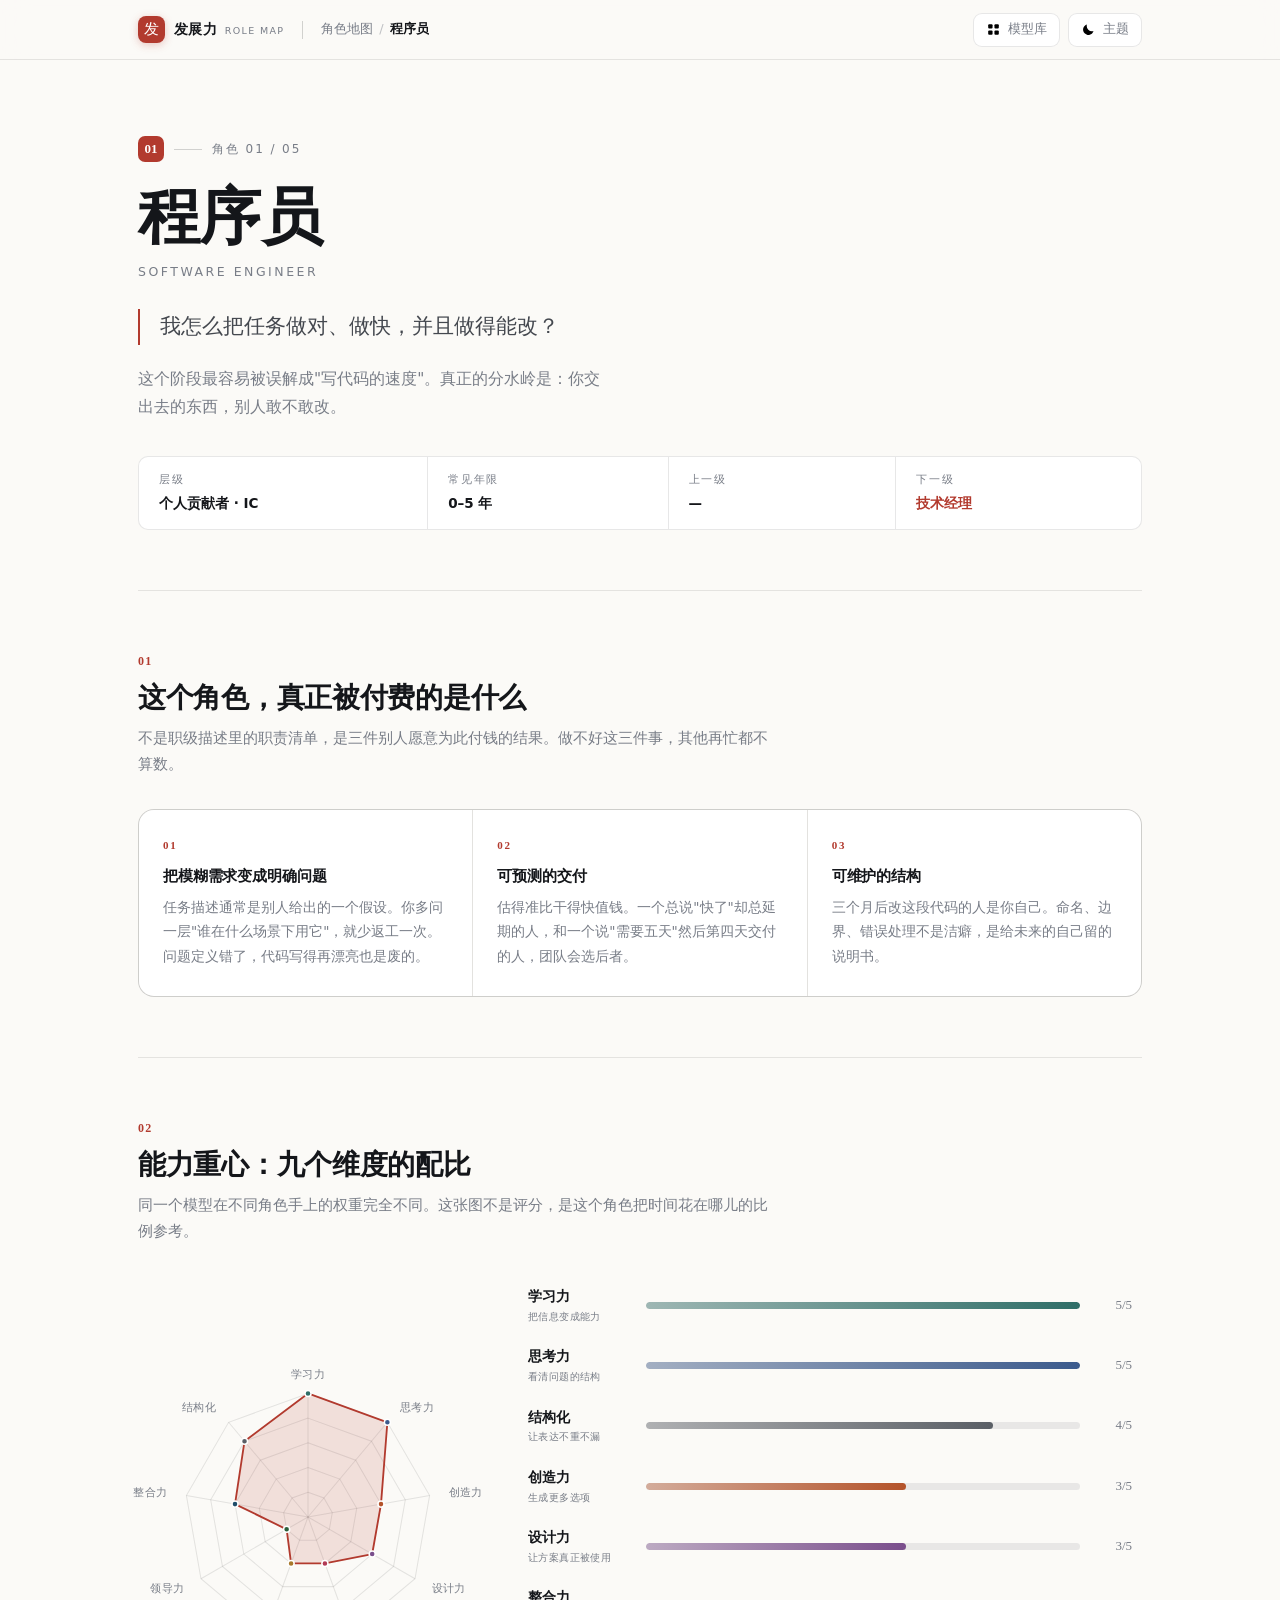
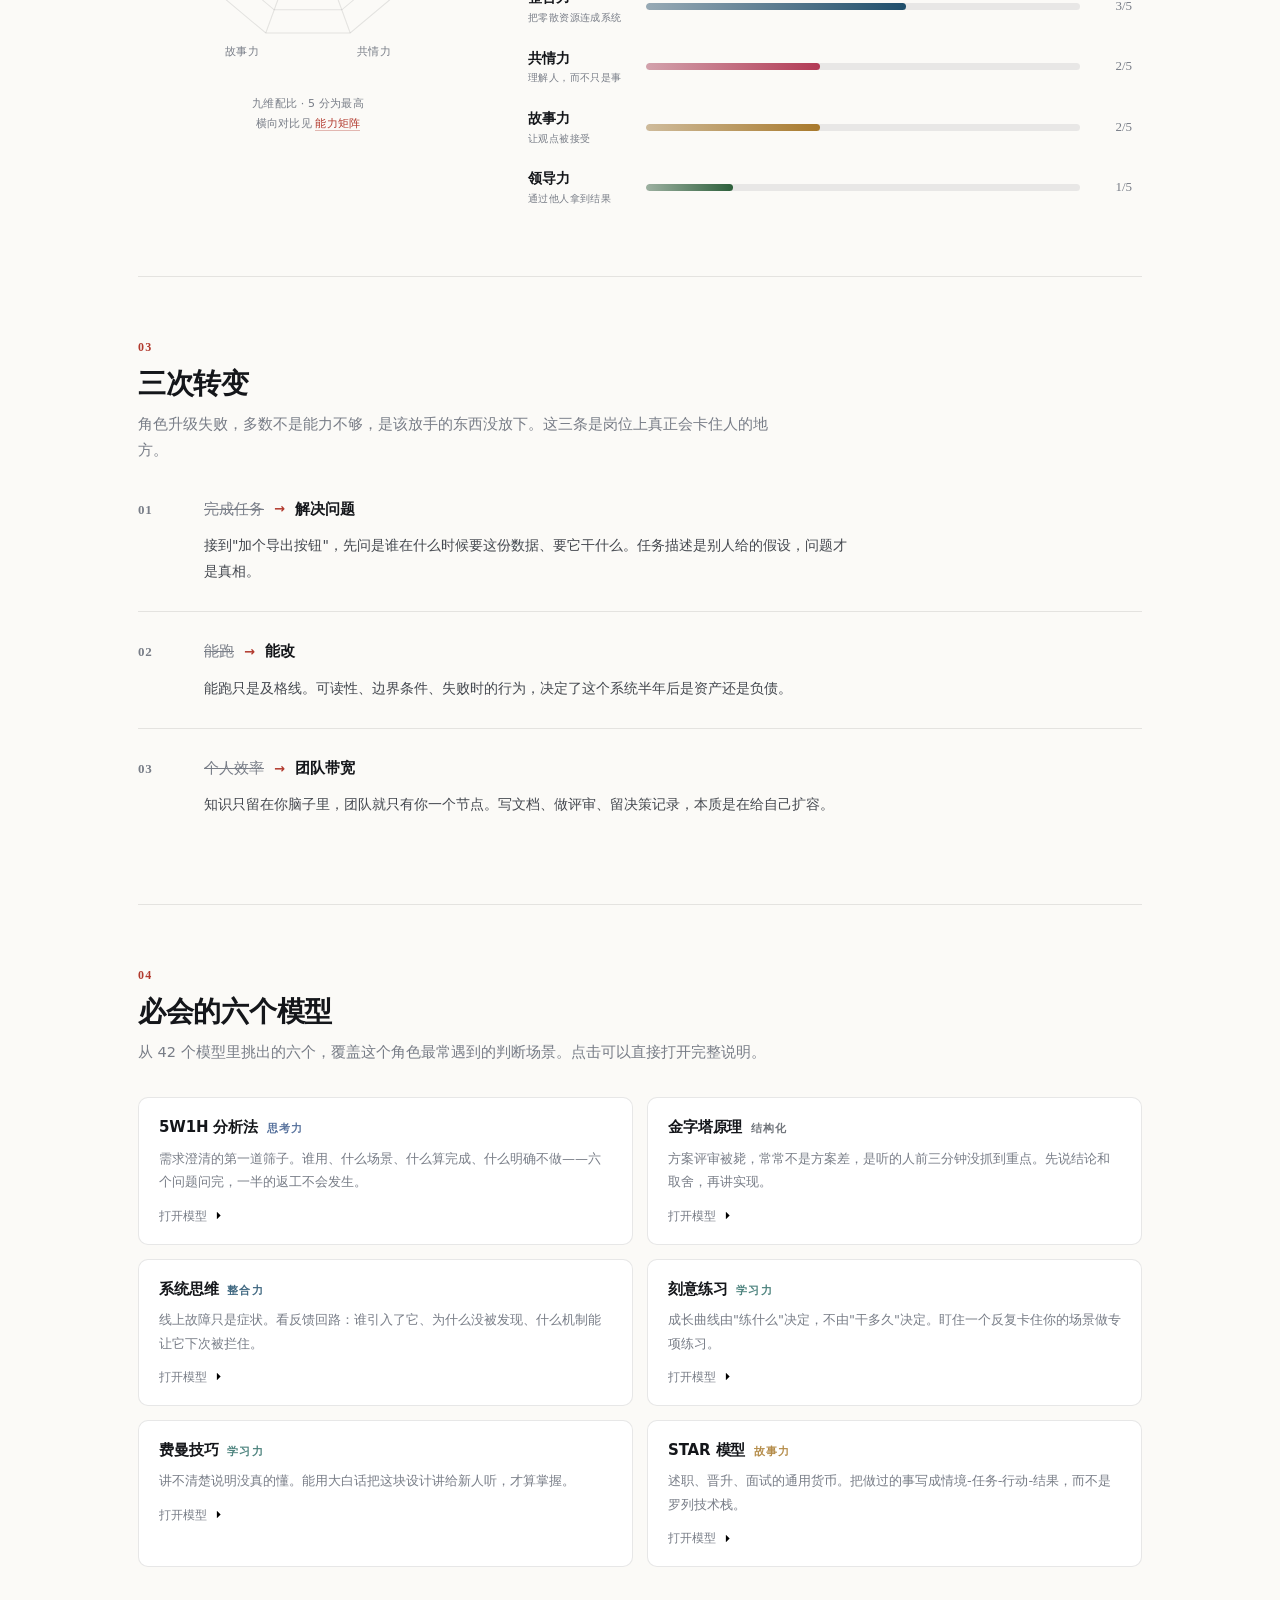
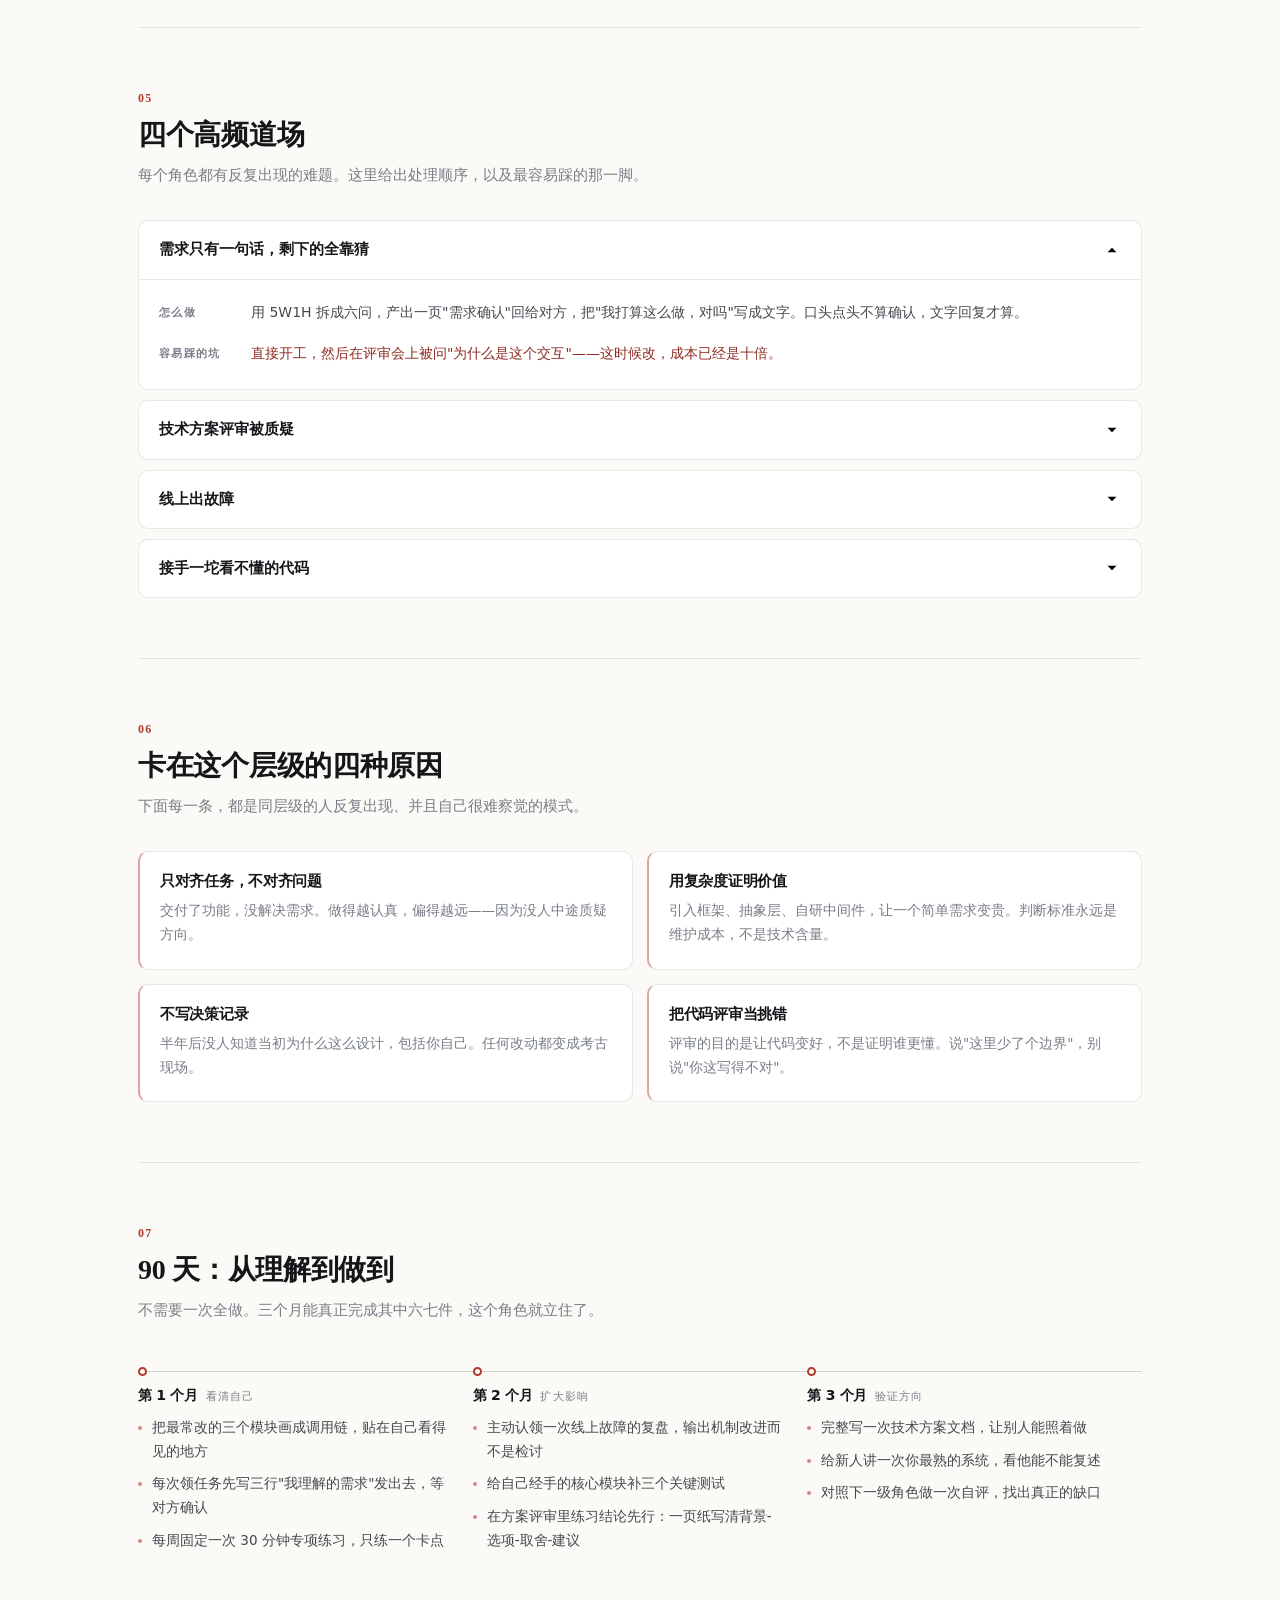
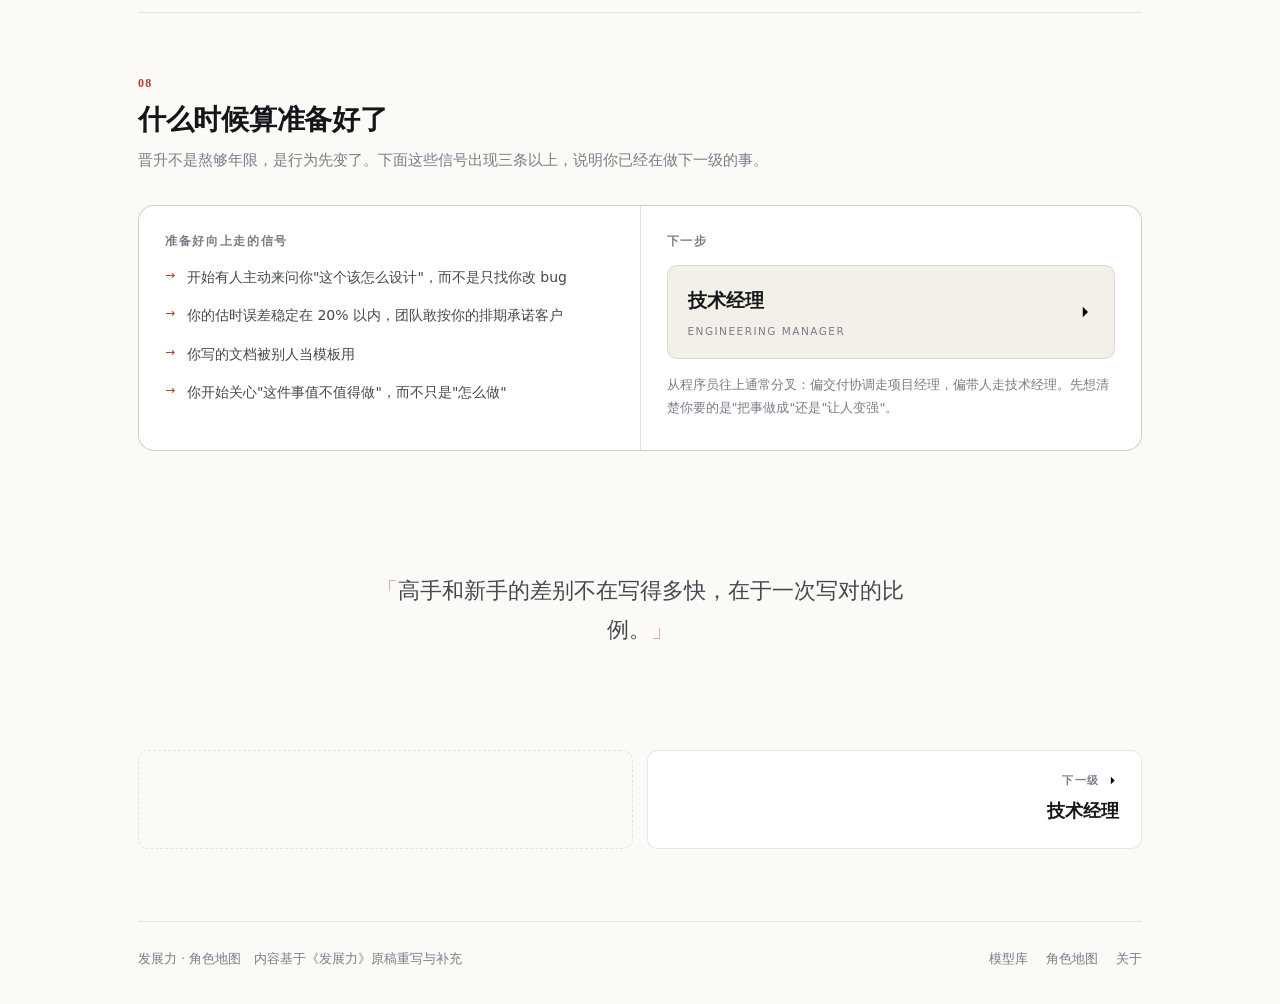
<file: roles/programmer.html>
<!DOCTYPE html>
<html lang="zh-CN">
<head>
<meta charset="utf-8">
<meta name="viewport" content="width=device-width, initial-scale=1">
<title>程序员 · 角色地图 · 发展力</title>
<meta name="description" content="个人贡献者阶段：把模糊需求变成明确问题，交付可预测、可维护的结果。">
<meta name="theme-color" content="#FBFAF7">
<link rel="icon" href="data:image/svg+xml,%3Csvg xmlns='http://www.w3.org/2000/svg' viewBox='0 0 32 32'%3E%3Crect width='32' height='32' rx='8' fill='%23B23A2E'/%3E%3Ctext x='16' y='23' font-size='19' text-anchor='middle' fill='%23fff' font-family='Songti SC,serif'%3E%E5%8F%91%3C/text%3E%3C/svg%3E">
<link rel="stylesheet" href="../assets/css/roles.css">
<script>(function(){try{var s=JSON.parse(localStorage.getItem('fzl.v1')||'{}');var t=s.theme||((window.matchMedia&&matchMedia('(prefers-color-scheme: dark)').matches)?'dark':'light');document.documentElement.setAttribute('data-theme',t);}catch(e){}})();</script>
</head>
<body data-page="role" data-role="programmer">
<div id="app"></div>
<script src="../assets/js/data.js"></script>
<script src="../assets/js/roles-data.js"></script>
<script src="../assets/js/roles.js"></script>
</body>
</html>
</file>
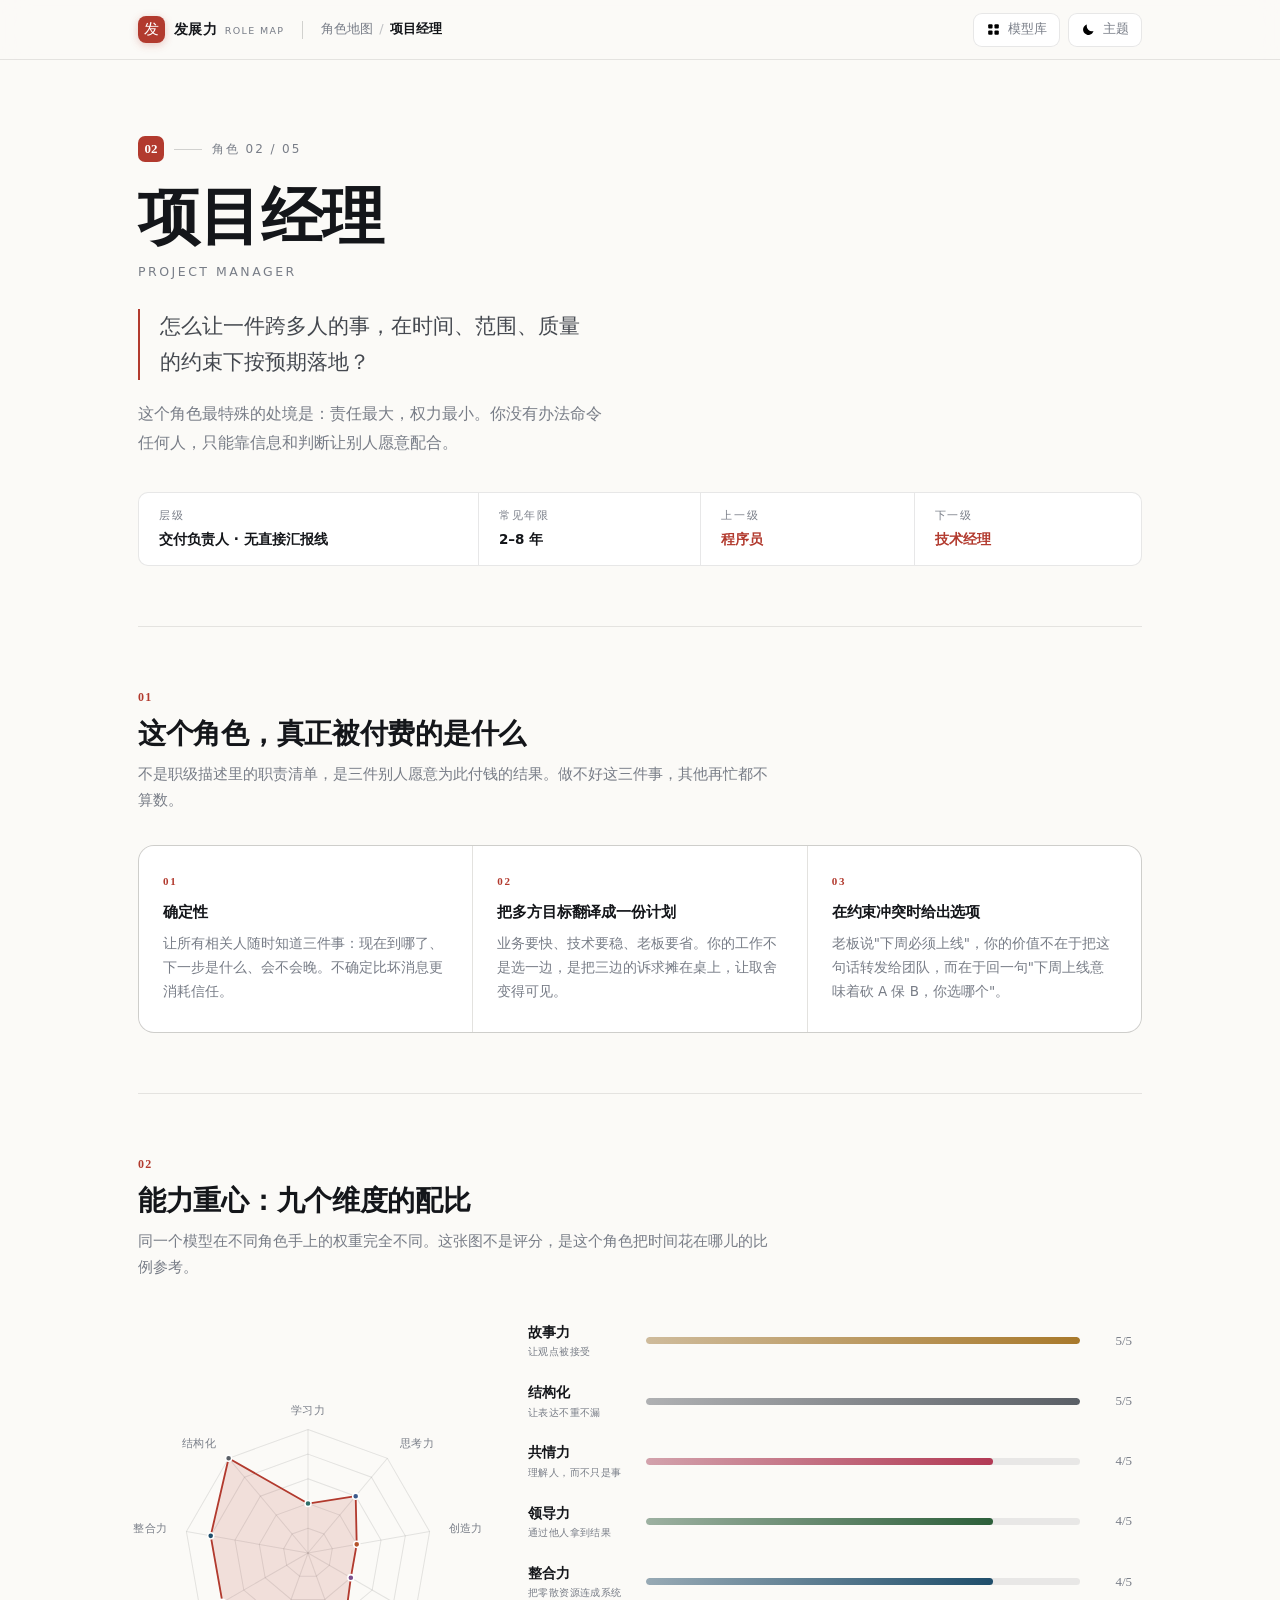
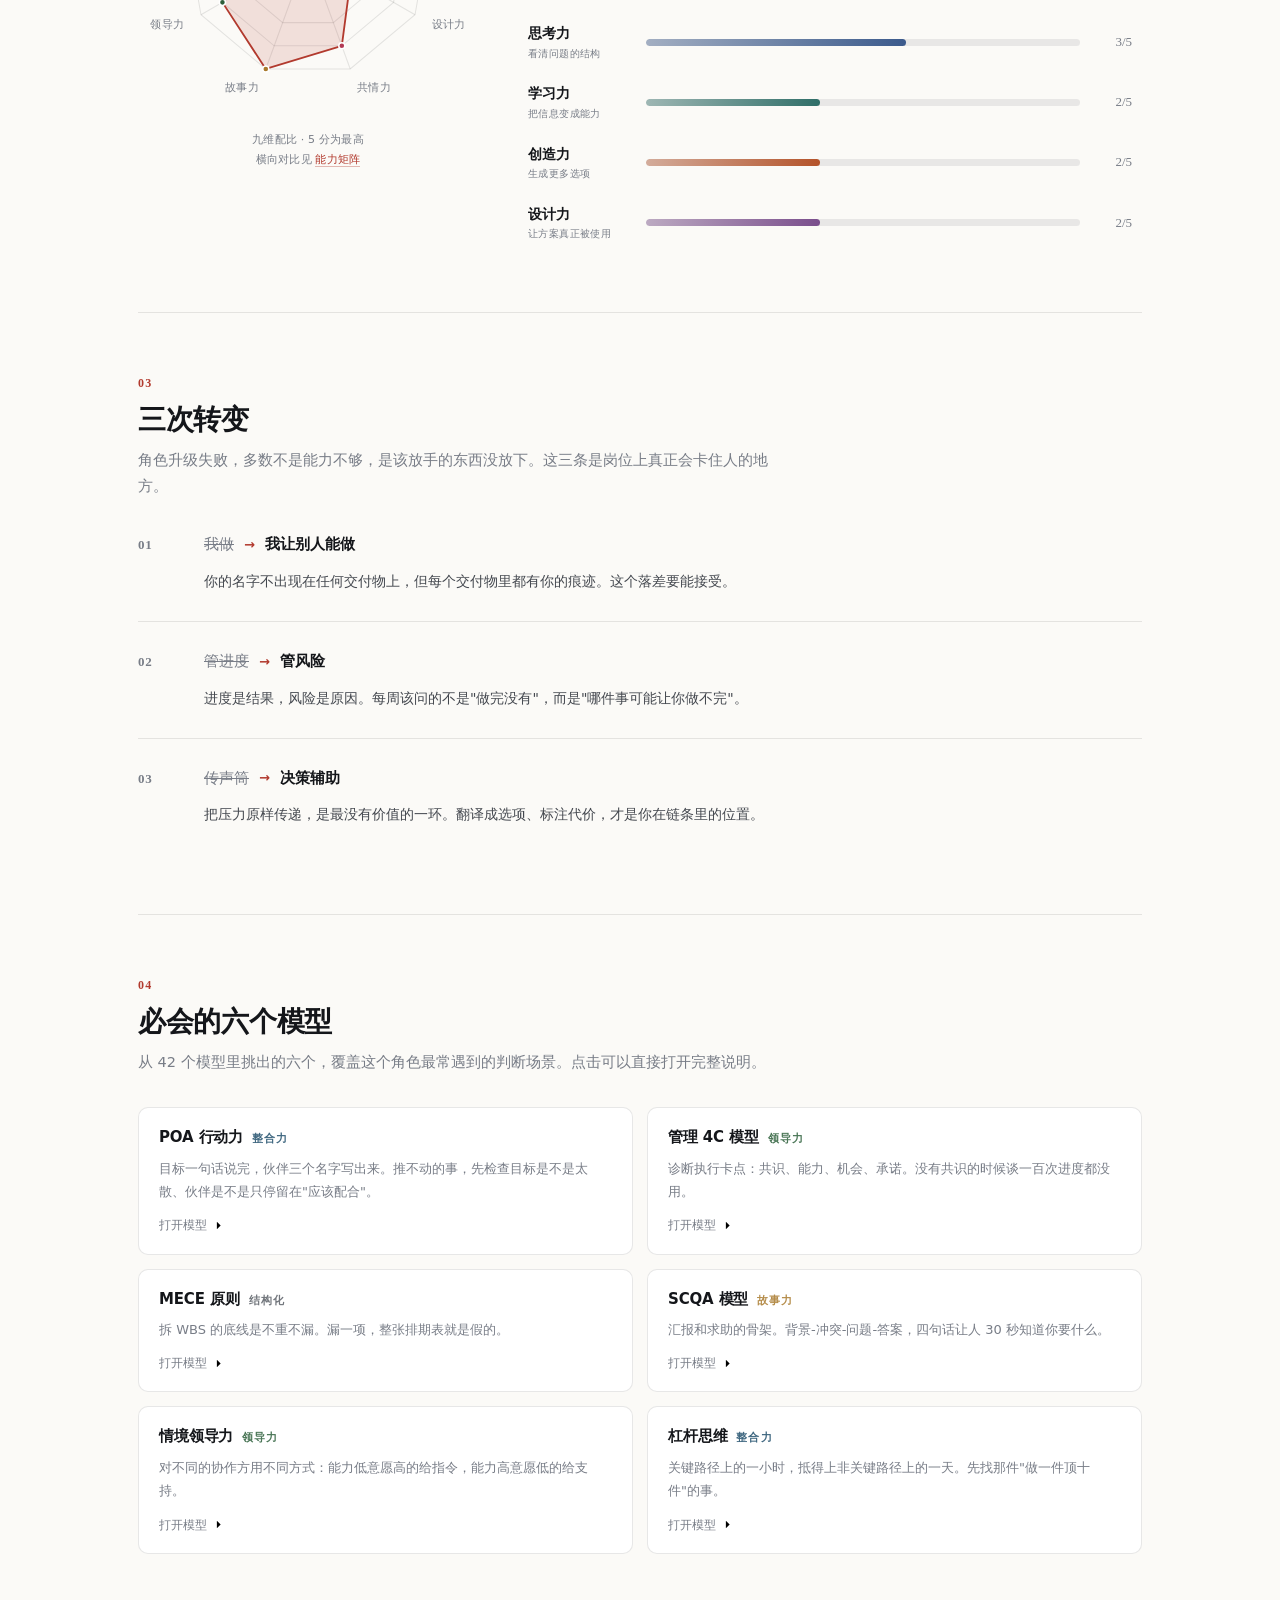
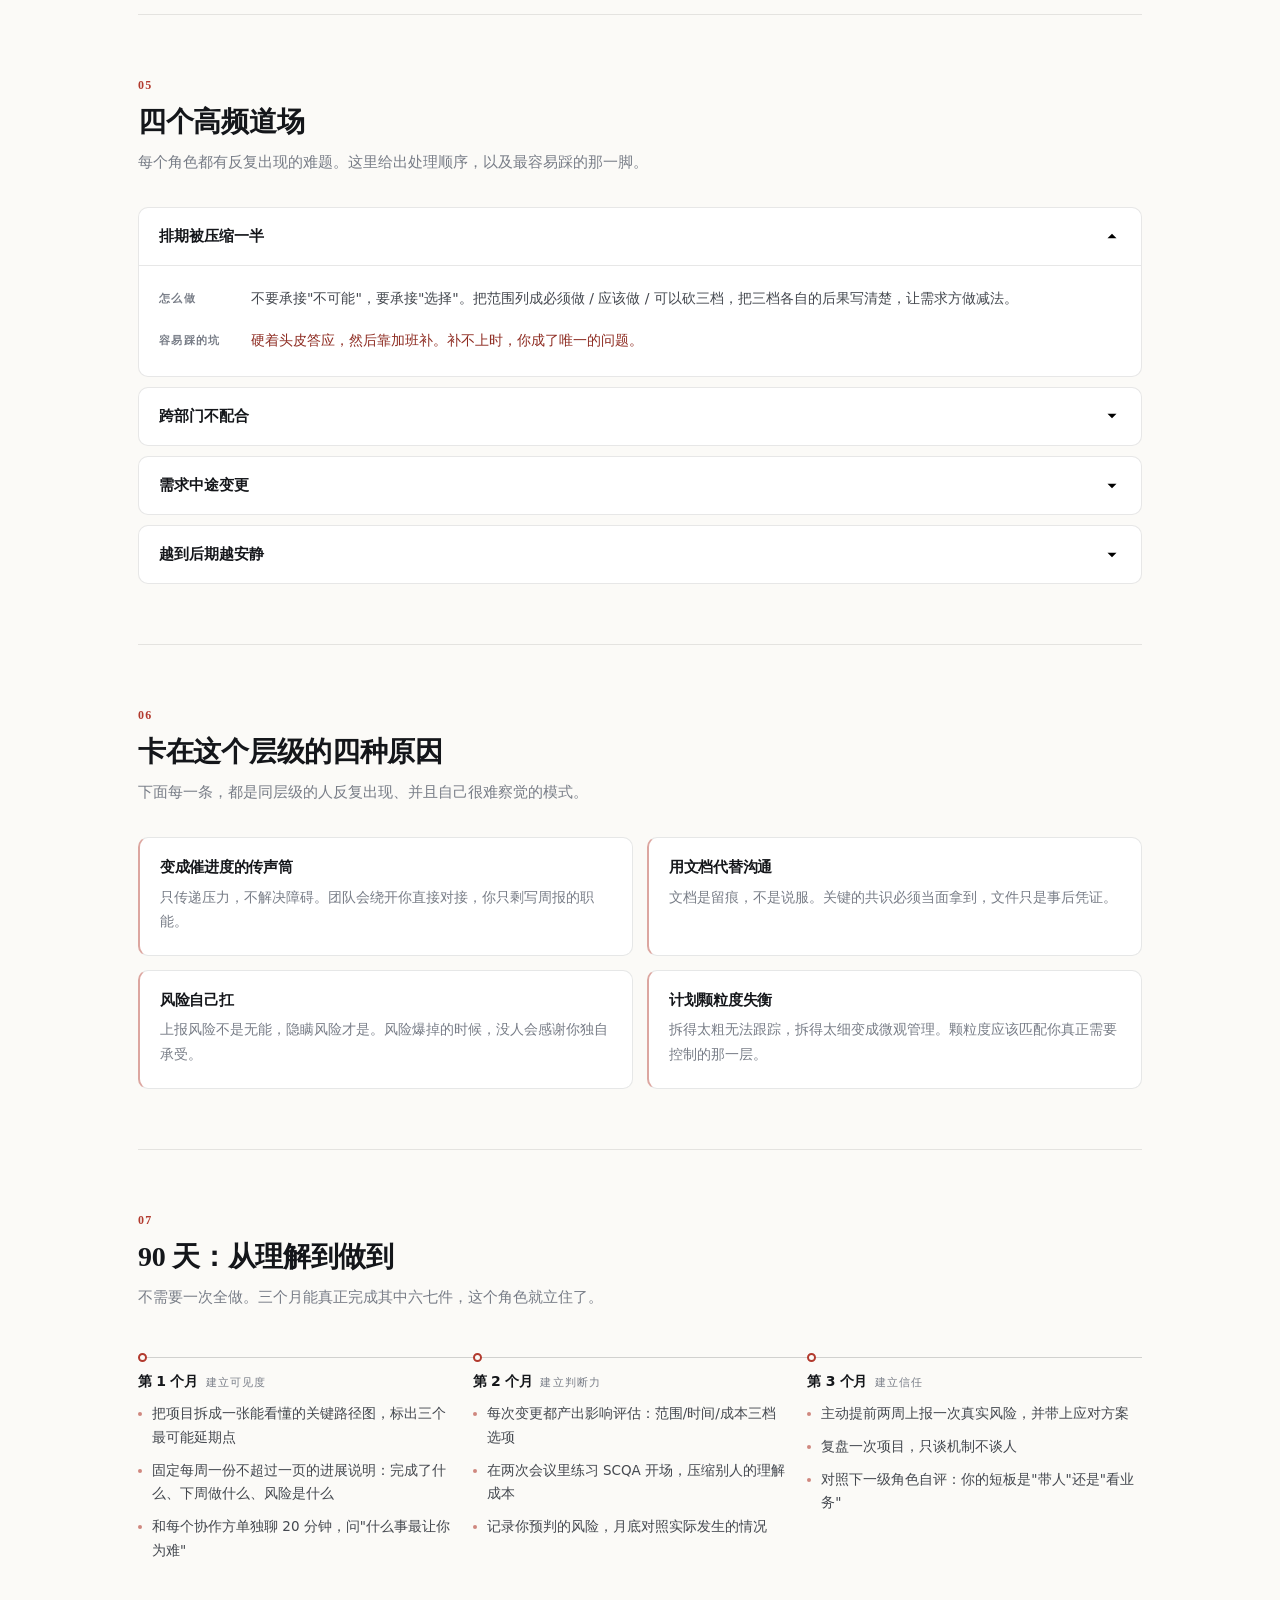
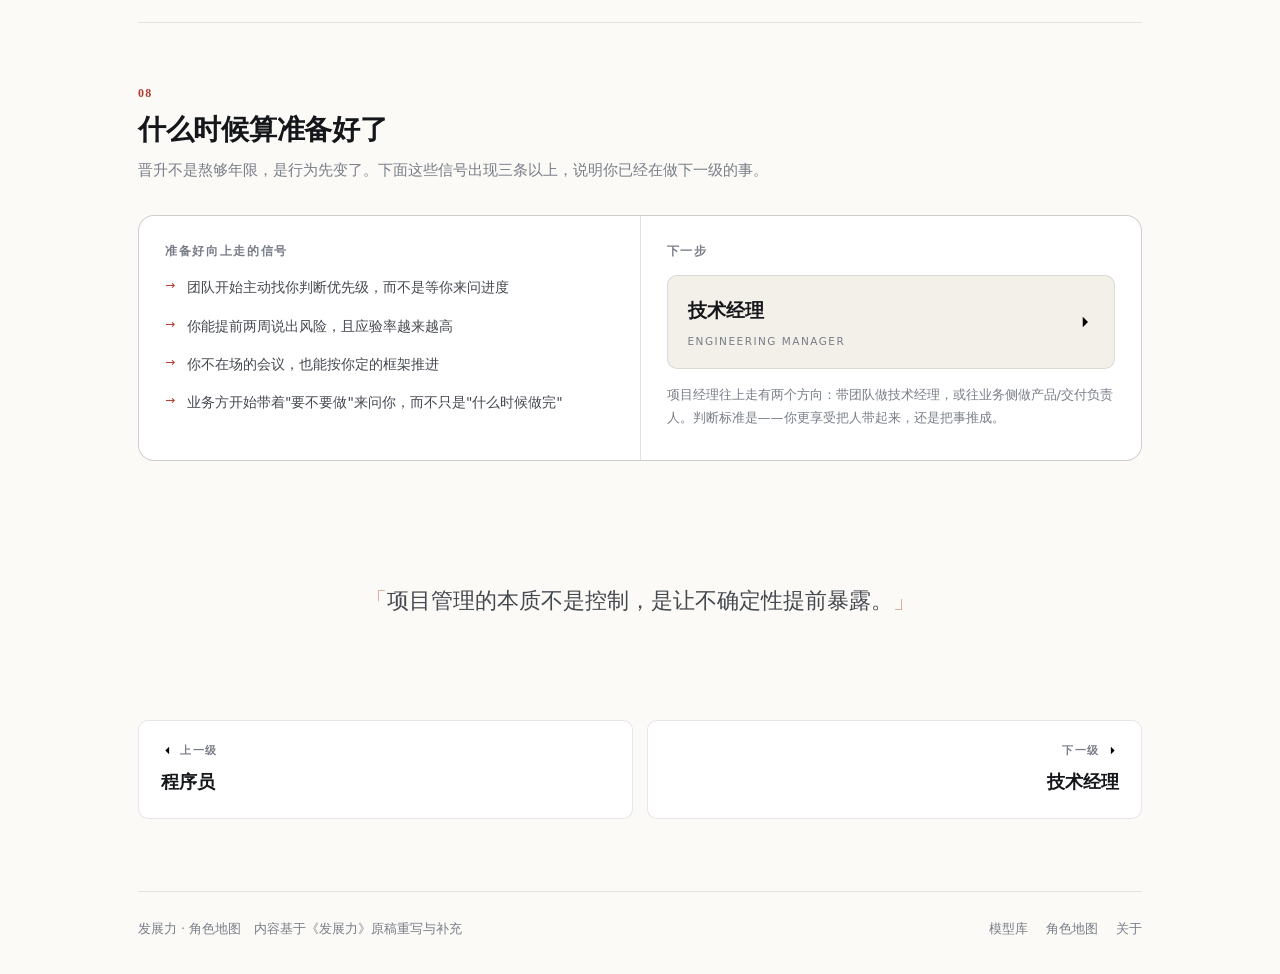
<file: roles/project-manager.html>
<!DOCTYPE html>
<html lang="zh-CN">
<head>
<meta charset="utf-8">
<meta name="viewport" content="width=device-width, initial-scale=1">
<title>项目经理 · 角色地图 · 发展力</title>
<meta name="description" content="责任最大、权力最小的位置：在时间、范围、质量的约束下让跨团队的事按预期落地。">
<meta name="theme-color" content="#FBFAF7">
<link rel="icon" href="data:image/svg+xml,%3Csvg xmlns='http://www.w3.org/2000/svg' viewBox='0 0 32 32'%3E%3Crect width='32' height='32' rx='8' fill='%23B23A2E'/%3E%3Ctext x='16' y='23' font-size='19' text-anchor='middle' fill='%23fff' font-family='Songti SC,serif'%3E%E5%8F%91%3C/text%3E%3C/svg%3E">
<link rel="stylesheet" href="../assets/css/roles.css">
<script>(function(){try{var s=JSON.parse(localStorage.getItem('fzl.v1')||'{}');var t=s.theme||((window.matchMedia&&matchMedia('(prefers-color-scheme: dark)').matches)?'dark':'light');document.documentElement.setAttribute('data-theme',t);}catch(e){}})();</script>
</head>
<body data-page="role" data-role="project-manager">
<div id="app"></div>
<script src="../assets/js/data.js"></script>
<script src="../assets/js/roles-data.js"></script>
<script src="../assets/js/roles.js"></script>
</body>
</html>
</file>
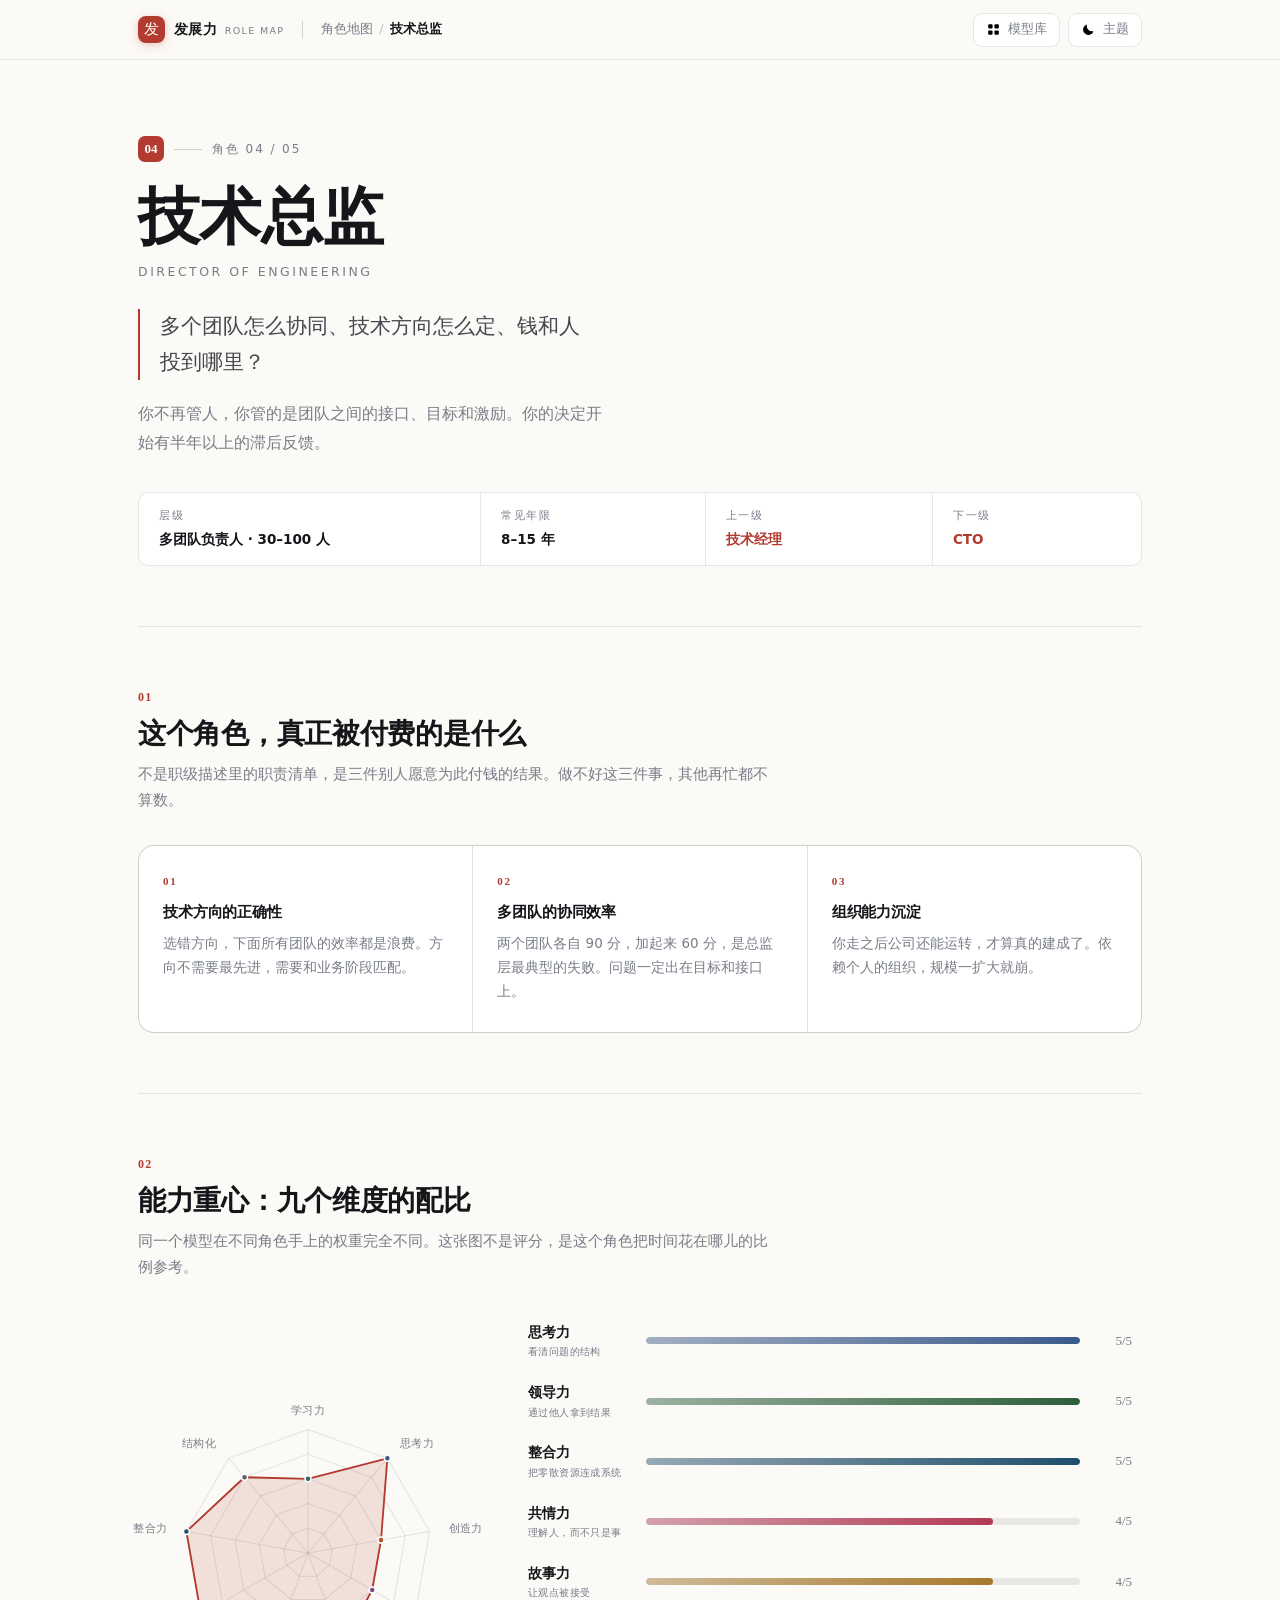
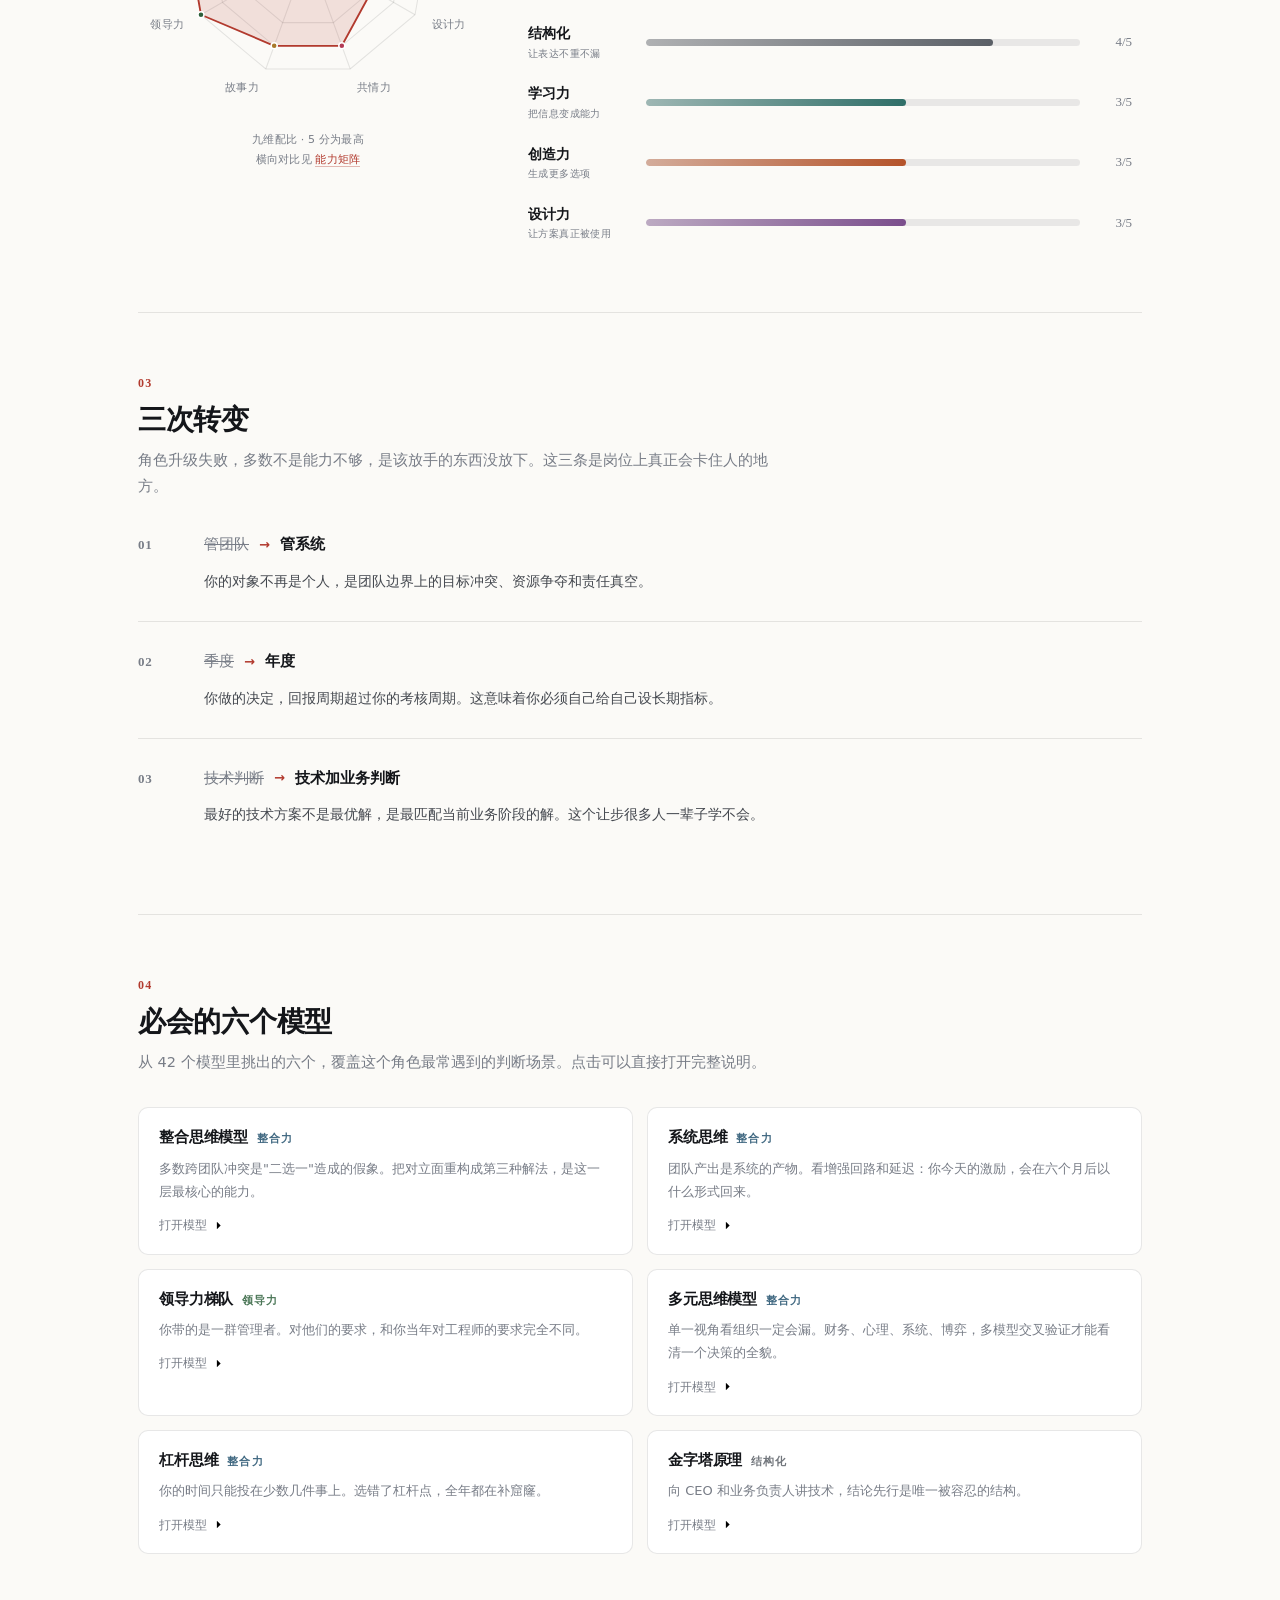
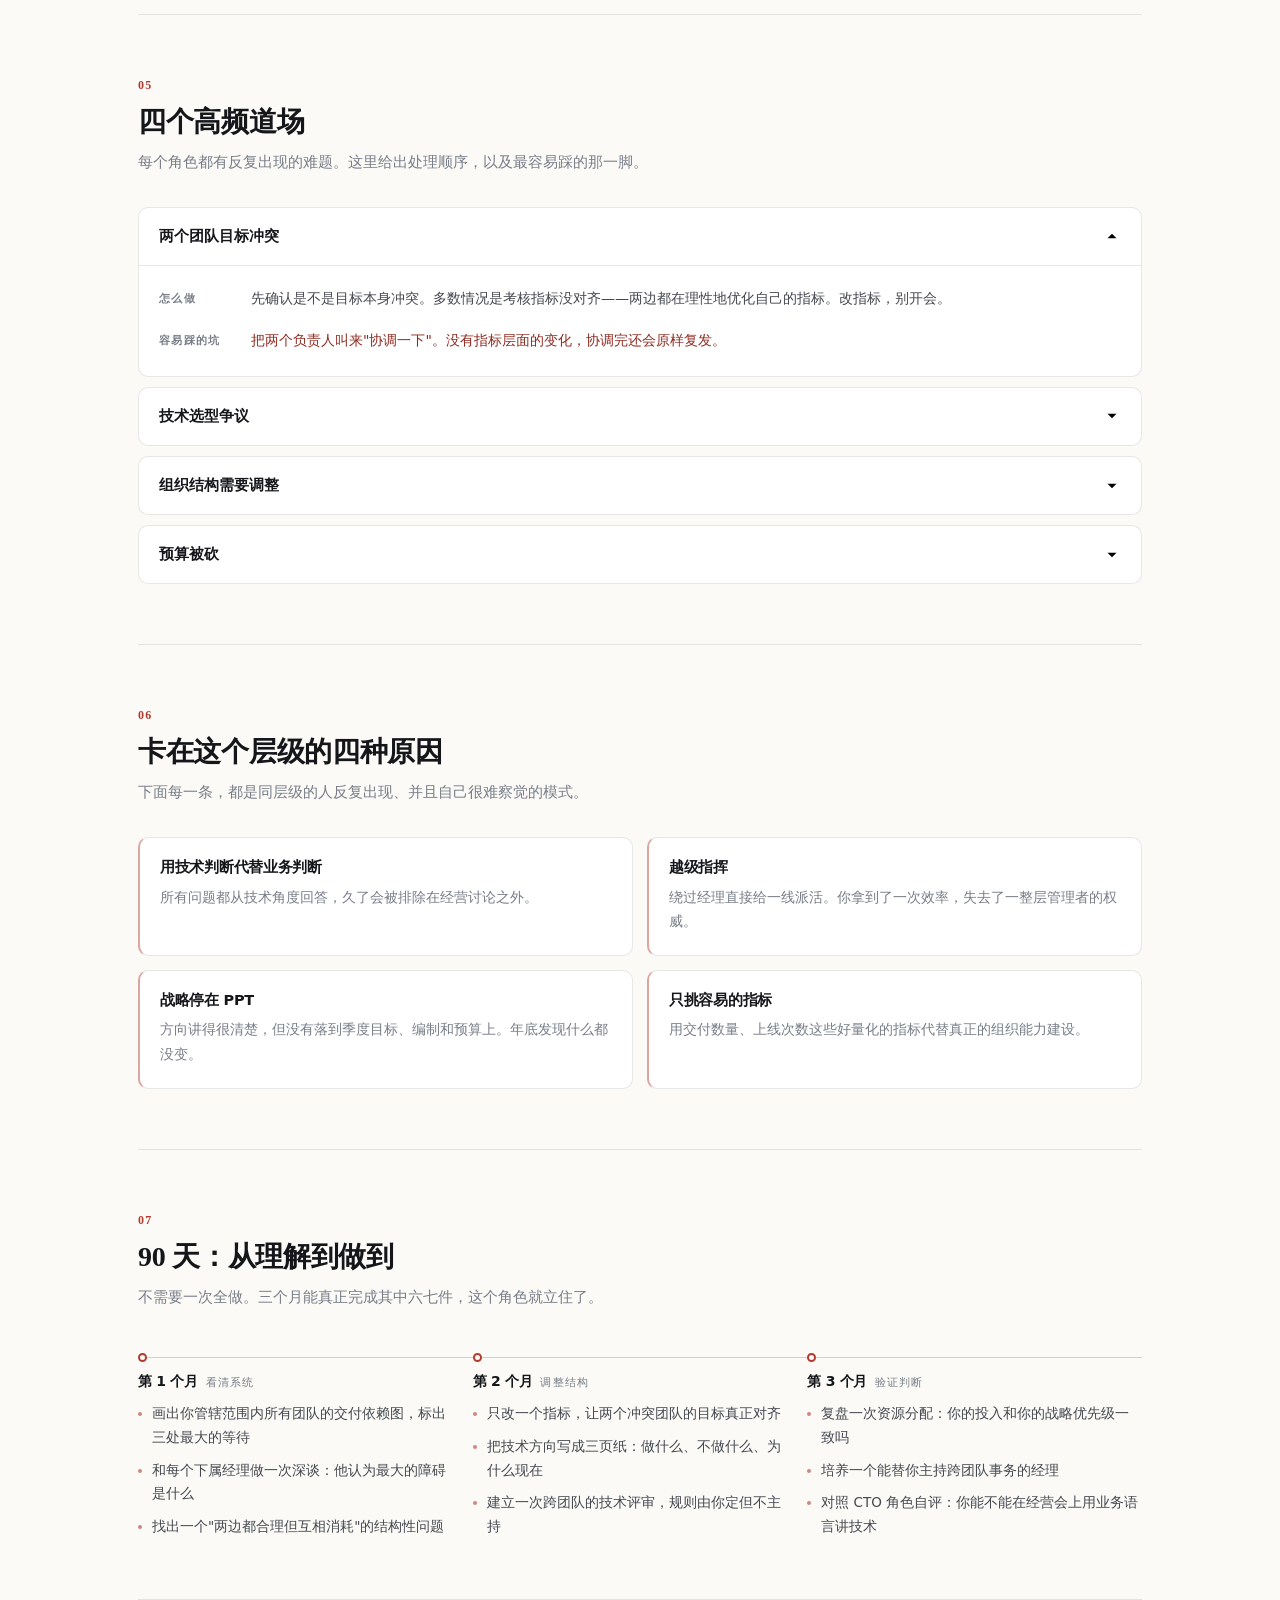
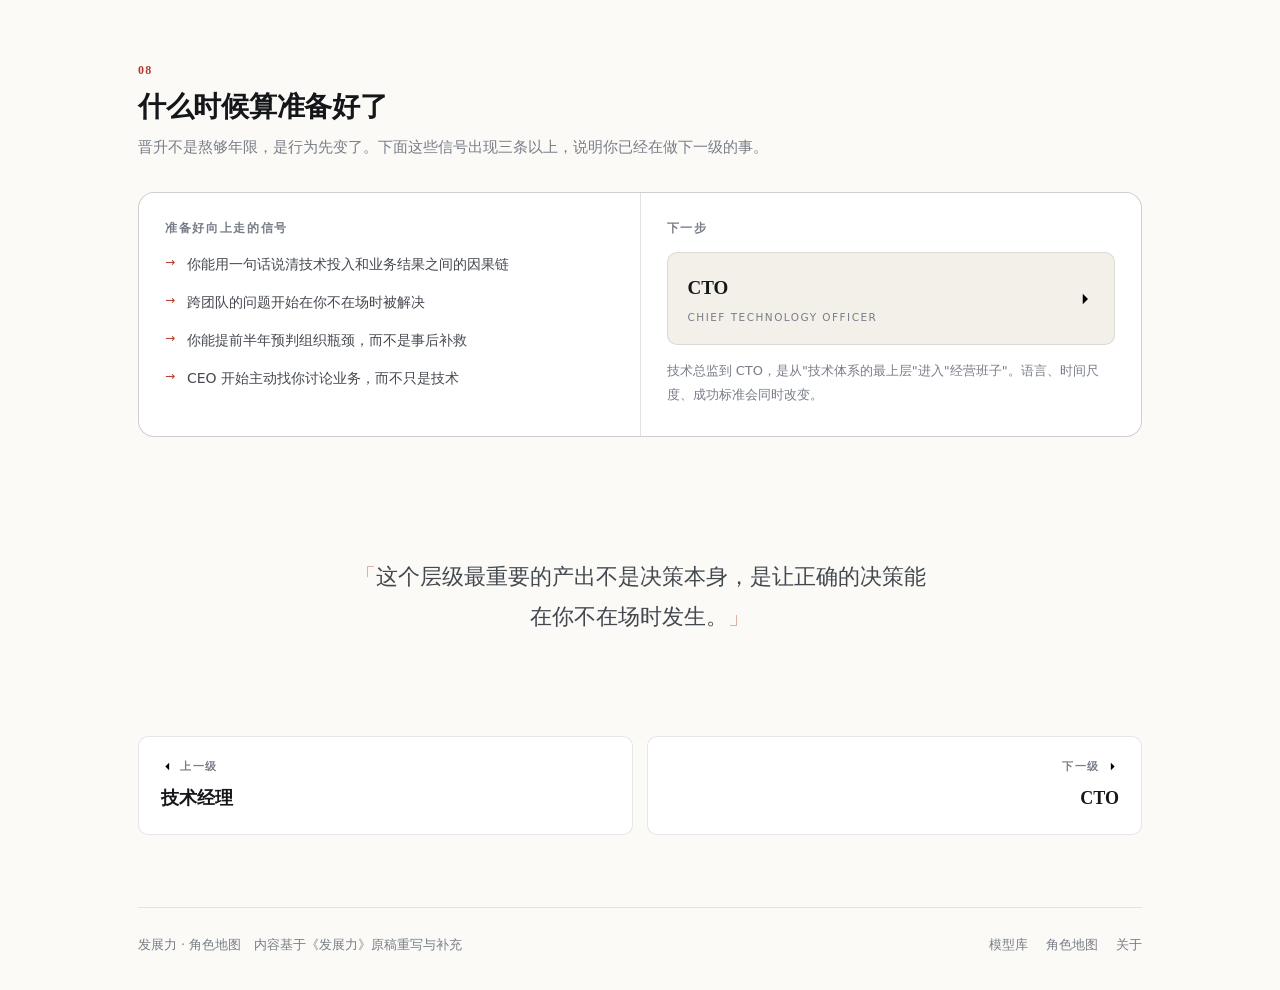
<file: roles/tech-director.html>
<!DOCTYPE html>
<html lang="zh-CN">
<head>
<meta charset="utf-8">
<meta name="viewport" content="width=device-width, initial-scale=1">
<title>技术总监 · 角色地图 · 发展力</title>
<meta name="description" content="多团队负责人的问题：目标怎么对齐、方向怎么定、钱和人投到哪里。">
<meta name="theme-color" content="#FBFAF7">
<link rel="icon" href="data:image/svg+xml,%3Csvg xmlns='http://www.w3.org/2000/svg' viewBox='0 0 32 32'%3E%3Crect width='32' height='32' rx='8' fill='%23B23A2E'/%3E%3Ctext x='16' y='23' font-size='19' text-anchor='middle' fill='%23fff' font-family='Songti SC,serif'%3E%E5%8F%91%3C/text%3E%3C/svg%3E">
<link rel="stylesheet" href="../assets/css/roles.css">
<script>(function(){try{var s=JSON.parse(localStorage.getItem('fzl.v1')||'{}');var t=s.theme||((window.matchMedia&&matchMedia('(prefers-color-scheme: dark)').matches)?'dark':'light');document.documentElement.setAttribute('data-theme',t);}catch(e){}})();</script>
</head>
<body data-page="role" data-role="tech-director">
<div id="app"></div>
<script src="../assets/js/data.js"></script>
<script src="../assets/js/roles-data.js"></script>
<script src="../assets/js/roles.js"></script>
</body>
</html>
</file>
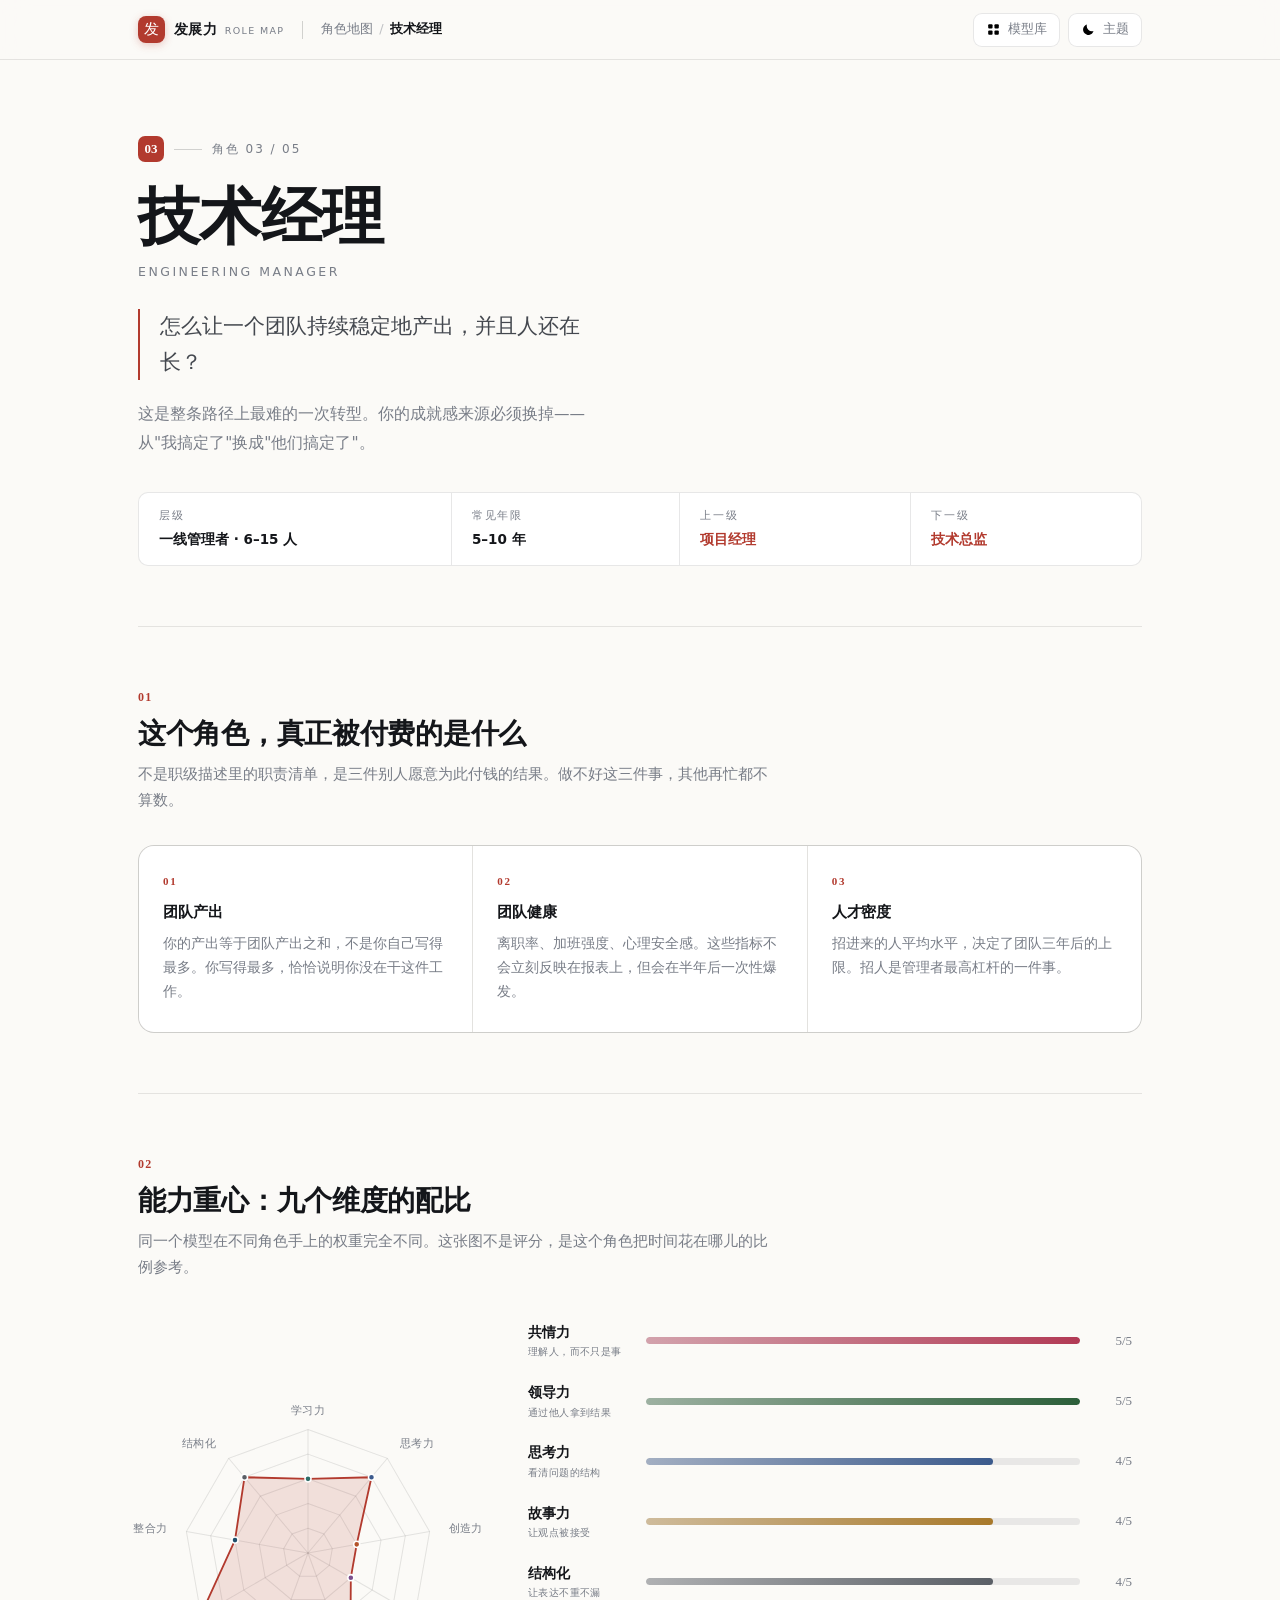
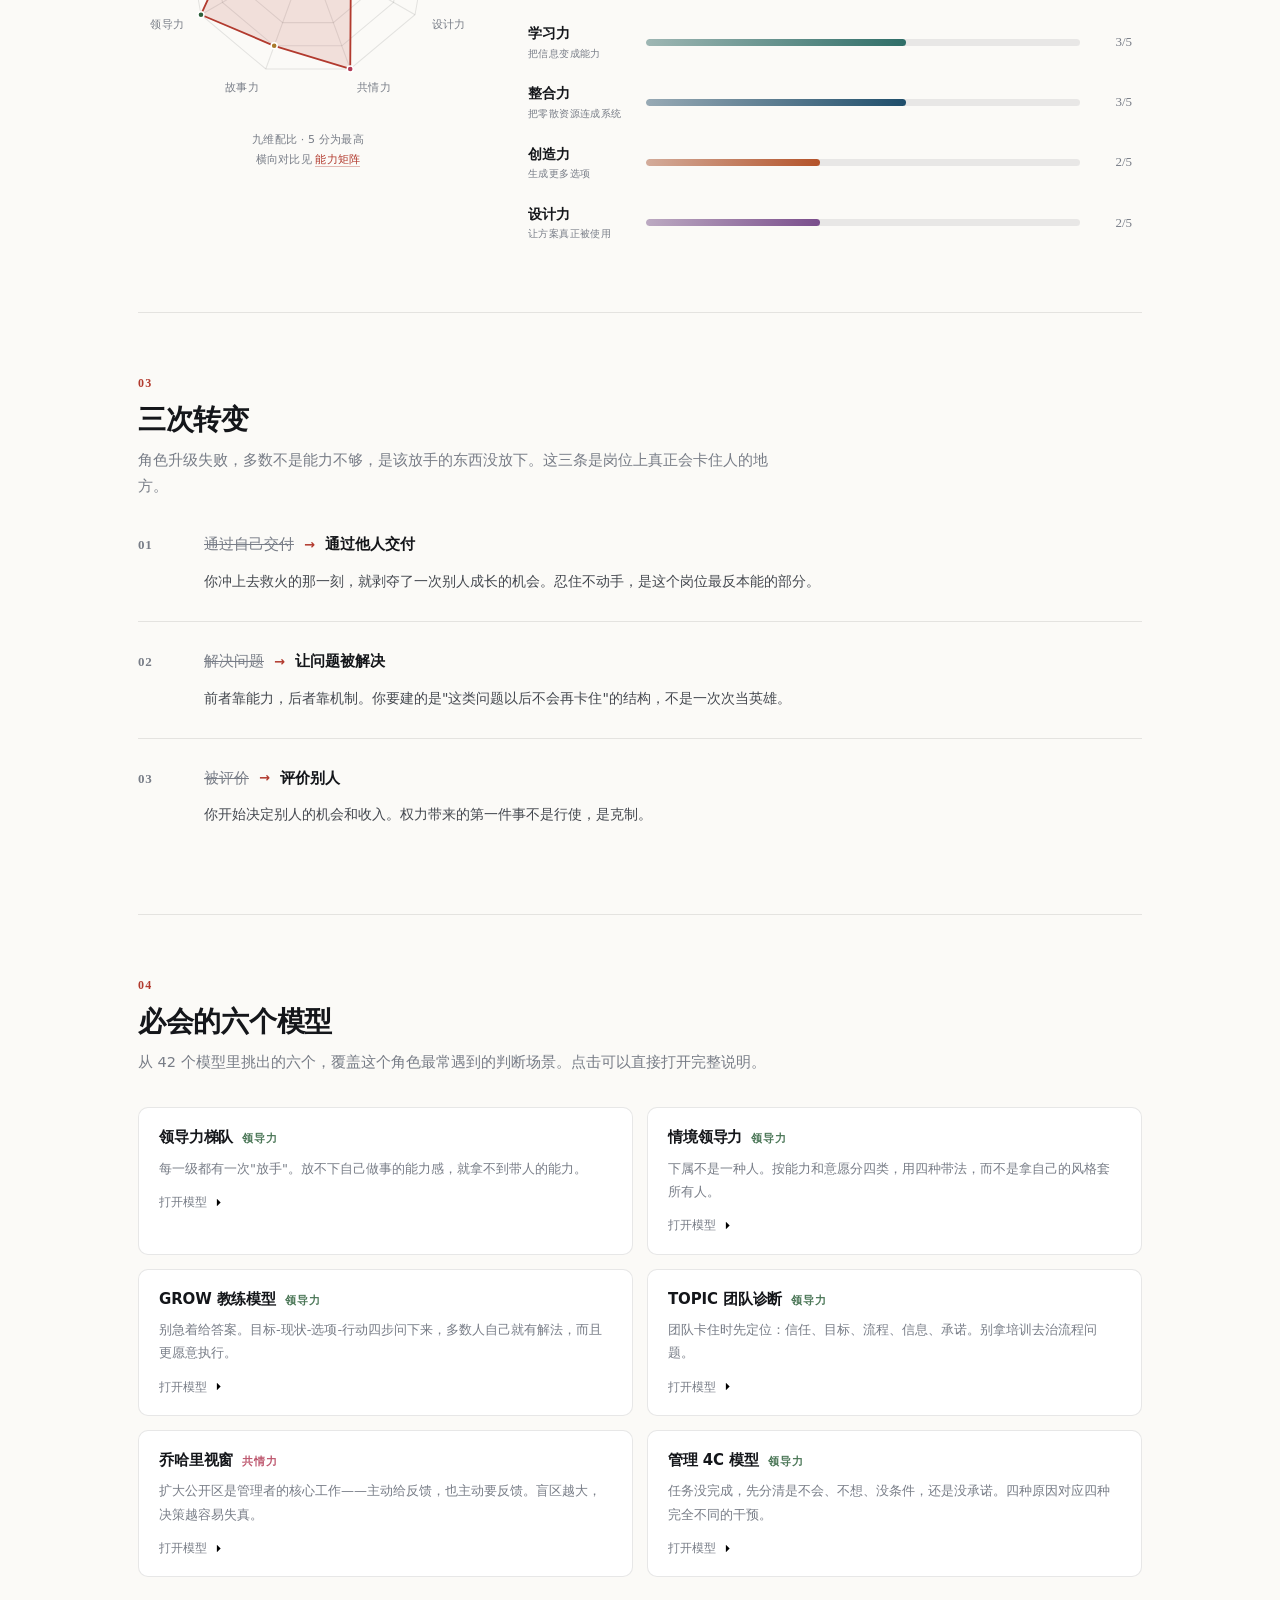
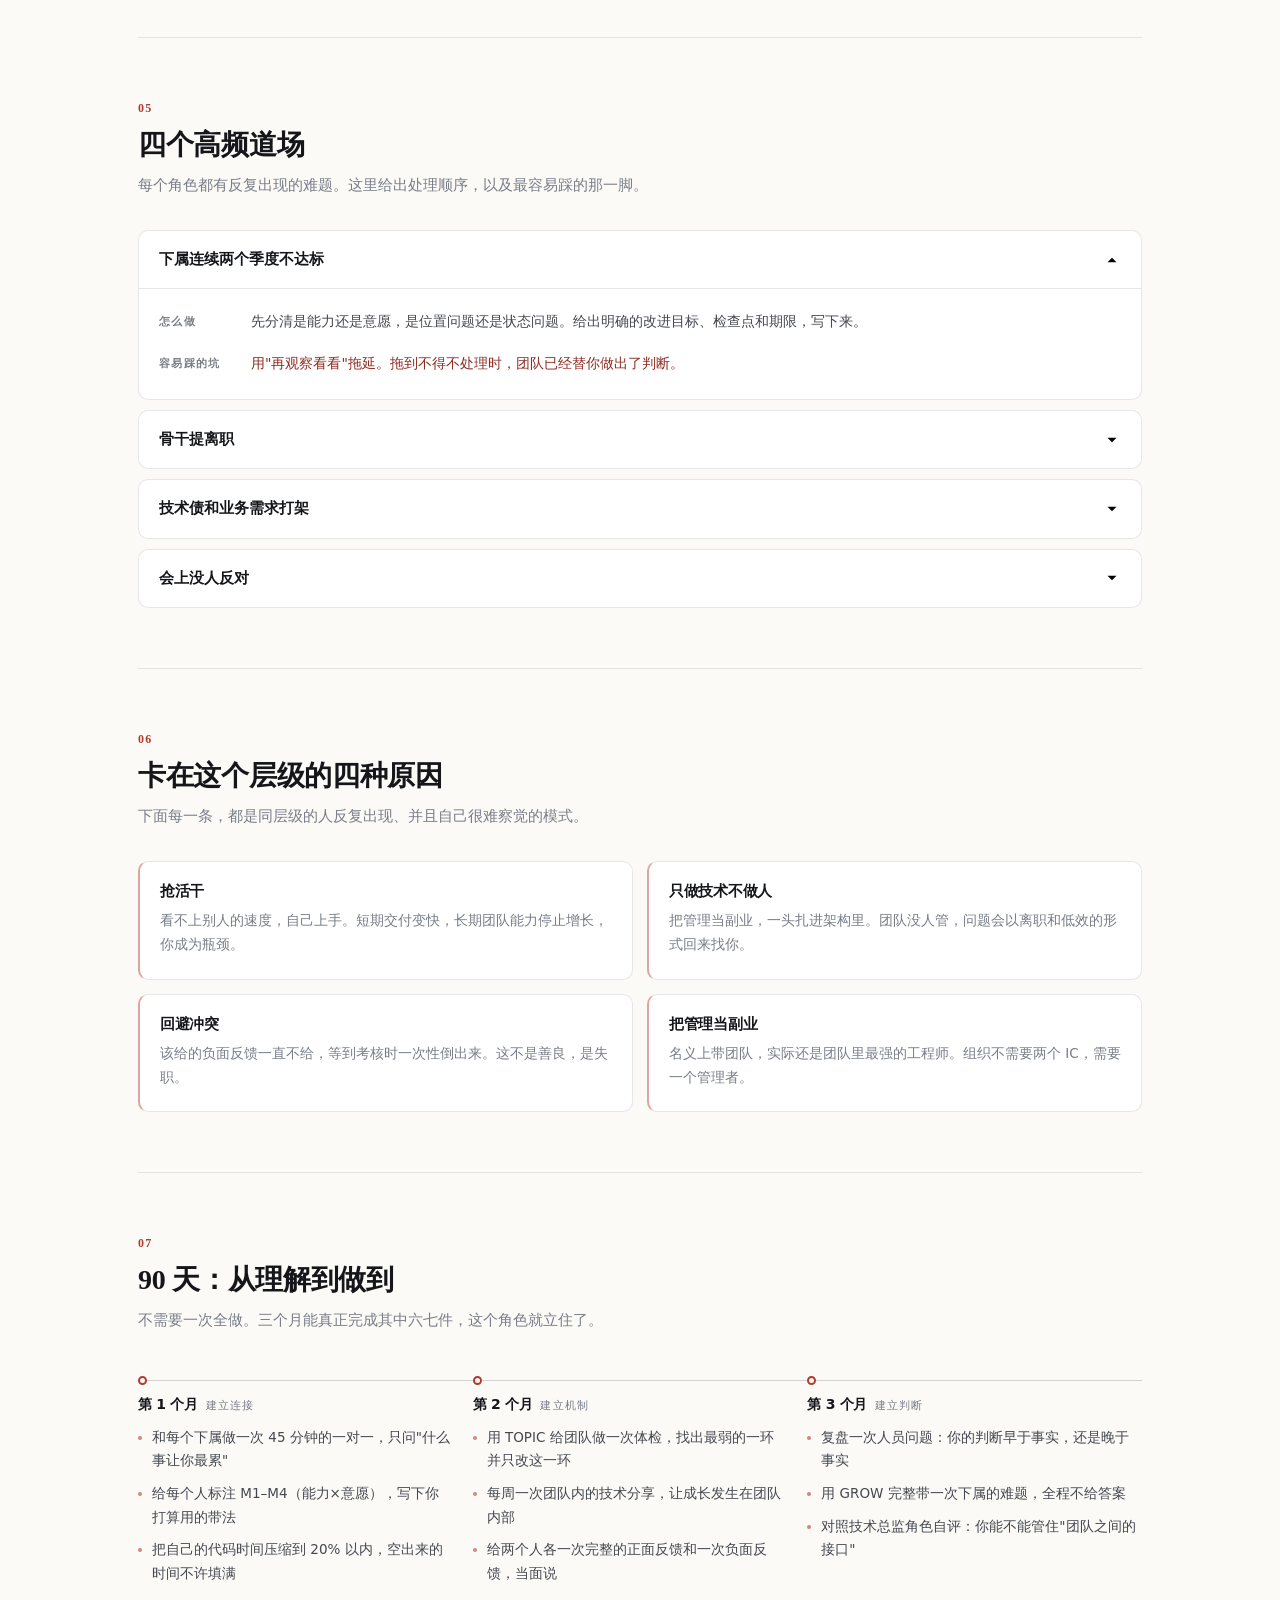
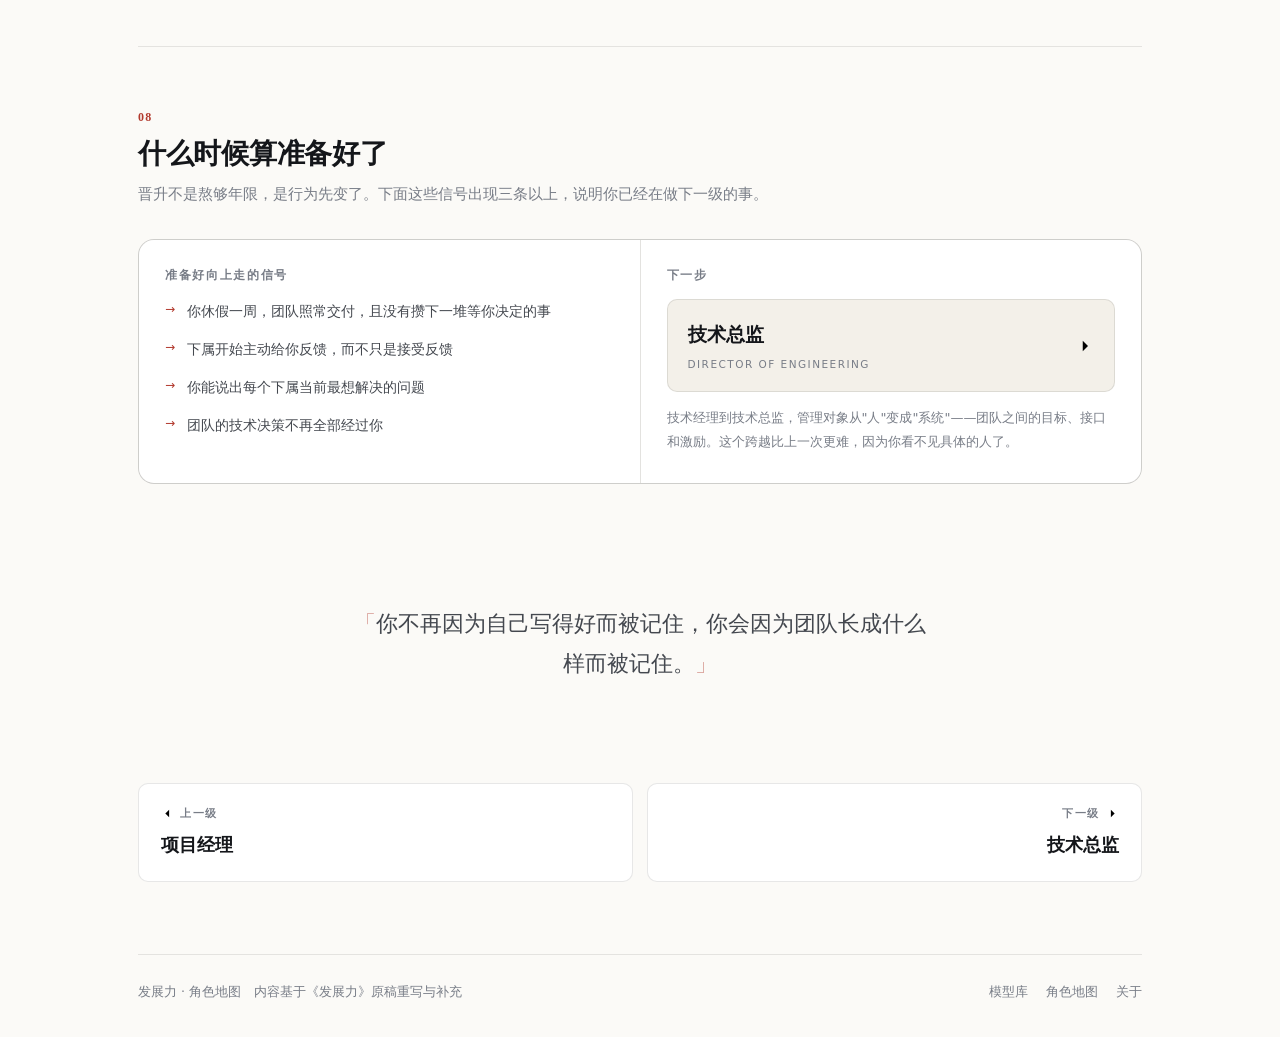
<file: roles/tech-manager.html>
<!DOCTYPE html>
<html lang="zh-CN">
<head>
<meta charset="utf-8">
<meta name="viewport" content="width=device-width, initial-scale=1">
<title>技术经理 · 角色地图 · 发展力</title>
<meta name="description" content="一线管理者的核心转型：从通过自己交付，到通过他人交付。">
<meta name="theme-color" content="#FBFAF7">
<link rel="icon" href="data:image/svg+xml,%3Csvg xmlns='http://www.w3.org/2000/svg' viewBox='0 0 32 32'%3E%3Crect width='32' height='32' rx='8' fill='%23B23A2E'/%3E%3Ctext x='16' y='23' font-size='19' text-anchor='middle' fill='%23fff' font-family='Songti SC,serif'%3E%E5%8F%91%3C/text%3E%3C/svg%3E">
<link rel="stylesheet" href="../assets/css/roles.css">
<script>(function(){try{var s=JSON.parse(localStorage.getItem('fzl.v1')||'{}');var t=s.theme||((window.matchMedia&&matchMedia('(prefers-color-scheme: dark)').matches)?'dark':'light');document.documentElement.setAttribute('data-theme',t);}catch(e){}})();</script>
</head>
<body data-page="role" data-role="tech-manager">
<div id="app"></div>
<script src="../assets/js/data.js"></script>
<script src="../assets/js/roles-data.js"></script>
<script src="../assets/js/roles.js"></script>
</body>
</html>
</file>
<file: assets/css/style.css>
/* ==========================================================================
   发展力 · 样式
   ========================================================================== */

/* ---------- tokens ---------- */
:root {
  --paper: #FBFAF7;
  --paper-2: #F3F0E9;
  --card: #FFFFFF;
  --ink: #14161A;
  --ink-2: #44484F;
  --ink-3: #787D87;
  --line: rgba(20, 22, 26, .10);
  --line-strong: rgba(20, 22, 26, .18);
  --accent: #B23A2E;
  --accent-2: #8E2C22;
  --accent-soft: rgba(178, 58, 46, .07);
  --shadow-sm: 0 1px 2px rgba(20, 22, 26, .04), 0 2px 8px rgba(20, 22, 26, .04);
  --shadow-md: 0 2px 6px rgba(20, 22, 26, .05), 0 12px 32px rgba(20, 22, 26, .08);
  --shadow-lg: 0 8px 24px rgba(20, 22, 26, .10), 0 32px 80px rgba(20, 22, 26, .14);
  --radius: 16px;
  --radius-sm: 10px;
  --sans: -apple-system, BlinkMacSystemFont, "Segoe UI", "PingFang SC", "HarmonyOS Sans SC", "MiSans", "Microsoft YaHei", system-ui, sans-serif;
  --serif: "Songti SC", "Source Han Serif SC", "Noto Serif SC", "STSong", Georgia, "Times New Roman", serif;
  --ease: cubic-bezier(.22, .68, .32, 1);
  --head-h: 64px;
  --max: 1200px;
}

html[data-theme="dark"] {
  --paper: #0D0F12;
  --paper-2: #13161A;
  --card: #16191E;
  --ink: #ECEDEF;
  --ink-2: #B0B5BE;
  --ink-3: #7C828C;
  --line: rgba(255, 255, 255, .09);
  --line-strong: rgba(255, 255, 255, .18);
  --accent: #E06B5E;
  --accent-2: #F08D80;
  --accent-soft: rgba(224, 107, 94, .10);
  --shadow-sm: 0 1px 2px rgba(0, 0, 0, .3);
  --shadow-md: 0 4px 20px rgba(0, 0, 0, .4);
  --shadow-lg: 0 16px 60px rgba(0, 0, 0, .6);
}

/* ---------- reset ---------- */
*, *::before, *::after { box-sizing: border-box; }
html { scroll-behavior: smooth; scroll-padding-top: calc(var(--head-h) + 16px); -webkit-text-size-adjust: 100%; }
body {
  margin: 0;
  background: var(--paper);
  color: var(--ink);
  font-family: var(--sans);
  font-size: 16px;
  line-height: 1.7;
  -webkit-font-smoothing: antialiased;
  overflow-x: hidden;
}
body.no-scroll { overflow: hidden; }
h1, h2, h3, h4 { margin: 0; font-weight: 650; letter-spacing: -.02em; line-height: 1.25; }
p { margin: 0; }
a { color: inherit; text-decoration: none; }
button { font: inherit; color: inherit; background: none; border: 0; cursor: pointer; }
svg { fill: none; stroke: currentColor; stroke-width: 1.6; stroke-linecap: round; stroke-linejoin: round; }
::selection { background: var(--accent); color: #fff; }
:focus-visible { outline: 2px solid var(--accent); outline-offset: 3px; border-radius: 4px; }
kbd {
  font-family: var(--sans); font-size: 11px; padding: 1px 5px; border-radius: 4px;
  border: 1px solid var(--line-strong); color: var(--ink-3); background: var(--paper-2);
}
[hidden] { display: none !important; }

/* ---------- progress ---------- */
.progress {
  position: fixed; top: 0; left: 0; height: 2px; width: 0;
  background: linear-gradient(90deg, var(--accent), #C97A4E);
  z-index: 120; transition: width .1s linear;
}

/* ---------- header ---------- */
.site-head {
  position: fixed; top: 0; left: 0; right: 0; z-index: 100;
  height: var(--head-h);
  background: color-mix(in srgb, var(--paper) 82%, transparent);
  backdrop-filter: blur(14px) saturate(1.4);
  -webkit-backdrop-filter: blur(14px) saturate(1.4);
  border-bottom: 1px solid transparent;
  transition: border-color .3s, background .3s;
}
.site-head.scrolled { border-bottom-color: var(--line); }
.head-inner {
  max-width: var(--max); margin: 0 auto; padding: 0 28px; height: 100%;
  display: flex; align-items: center; gap: 28px;
}
.brand { display: flex; align-items: center; gap: 10px; flex-shrink: 0; }
.brand-mark {
  width: 32px; height: 32px; border-radius: 9px; background: var(--accent); color: #fff;
  display: grid; place-items: center; font-family: var(--serif); font-size: 18px; font-weight: 600;
  letter-spacing: 0; box-shadow: 0 2px 8px rgba(178, 58, 46, .3);
}
.brand-mark.small { width: 28px; height: 28px; font-size: 15px; border-radius: 8px; }
.brand-text { display: flex; flex-direction: column; line-height: 1.05; font-weight: 650; letter-spacing: .02em; }
.brand-text em {
  font-style: normal; font-size: 9px; letter-spacing: .18em; text-transform: uppercase;
  color: var(--ink-3); font-weight: 500; margin-top: 3px;
}
.head-nav { display: flex; gap: 4px; margin-right: auto; }
.head-nav a {
  padding: 7px 12px; border-radius: 8px; font-size: 14px; color: var(--ink-2);
  transition: color .2s, background .2s;
}
.head-nav a:hover { color: var(--ink); background: var(--paper-2); }
.head-nav a.active { color: var(--accent); background: var(--accent-soft); }
.head-tools { display: flex; gap: 8px; align-items: center; }
.tool-btn {
  display: flex; align-items: center; gap: 8px; height: 36px; padding: 0 12px;
  border: 1px solid var(--line); border-radius: 9px; background: var(--card);
  font-size: 13px; color: var(--ink-3); transition: all .2s;
}
.tool-btn:hover { border-color: var(--line-strong); color: var(--ink); box-shadow: var(--shadow-sm); }
.tool-btn svg { width: 15px; height: 15px; }
.tool-btn kbd { margin-left: 2px; }
.icon-btn { width: 36px; padding: 0; justify-content: center; }
.icon-btn svg { width: 17px; height: 17px; }
html[data-theme="light"] .ico-moon { display: none; }
html[data-theme="dark"] .ico-sun { display: none; }
.menu-btn { display: none; }
.mobile-nav { display: none; }

/* ---------- hero ---------- */
.hero {
  position: relative; min-height: 100vh; display: flex; align-items: center;
  padding: calc(var(--head-h) + 40px) 28px 80px; overflow: hidden;
}
.hero-bg { position: absolute; inset: 0; pointer-events: none; }
.aurora {
  position: absolute; border-radius: 50%; filter: blur(90px); opacity: .5;
}
.aurora.a1 {
  width: 620px; height: 620px; right: -140px; top: -180px;
  background: radial-gradient(circle, rgba(178, 58, 46, .22), transparent 68%);
}
.aurora.a2 {
  width: 520px; height: 520px; left: -160px; bottom: -160px;
  background: radial-gradient(circle, rgba(47, 110, 104, .18), transparent 68%);
}
.grid-lines {
  position: absolute; inset: 0;
  background-image: linear-gradient(var(--line) 1px, transparent 1px), linear-gradient(90deg, var(--line) 1px, transparent 1px);
  background-size: 80px 80px;
  mask-image: radial-gradient(ellipse 80% 60% at 50% 40%, #000 20%, transparent 75%);
  -webkit-mask-image: radial-gradient(ellipse 80% 60% at 50% 40%, #000 20%, transparent 75%);
  opacity: .5;
}
.hero-inner {
  position: relative; max-width: var(--max); margin: 0 auto; width: 100%;
  display: grid; grid-template-columns: 1.15fr .85fr; gap: 60px; align-items: center;
}
.eyebrow {
  display: inline-flex; align-items: center; gap: 8px; font-size: 12.5px; letter-spacing: .06em;
  color: var(--ink-3); text-transform: uppercase; margin-bottom: 26px;
}
.eyebrow .dot {
  width: 6px; height: 6px; border-radius: 50%; background: var(--accent);
  box-shadow: 0 0 0 0 rgba(178, 58, 46, .5); animation: pulse 2.4s infinite;
}
@keyframes pulse {
  0% { box-shadow: 0 0 0 0 rgba(178, 58, 46, .45); }
  70% { box-shadow: 0 0 0 10px rgba(178, 58, 46, 0); }
  100% { box-shadow: 0 0 0 0 rgba(178, 58, 46, 0); }
}
.hero h1 {
  font-size: clamp(42px, 5.4vw, 76px); font-weight: 700; letter-spacing: -.045em; line-height: 1.06;
  margin-bottom: 28px;
}
.h1-line { display: block; }
.h1-line.accent {
  color: var(--accent);
  background: linear-gradient(100deg, var(--accent) 0%, #C4723F 55%, var(--accent-2) 100%);
  -webkit-background-clip: text; background-clip: text; -webkit-text-fill-color: transparent;
}
.lede { font-size: 16.5px; color: var(--ink-2); max-width: 52ch; line-height: 1.85; }
.hero-actions { display: flex; gap: 12px; margin: 34px 0 40px; flex-wrap: wrap; }
.btn {
  display: inline-flex; align-items: center; gap: 8px; height: 46px; padding: 0 22px;
  border-radius: 11px; font-size: 14.5px; font-weight: 550; transition: all .22s var(--ease);
  border: 1px solid transparent; white-space: nowrap;
}
.btn svg { width: 17px; height: 17px; transition: transform .22s var(--ease); }
.btn-primary { background: var(--ink); color: var(--paper); box-shadow: var(--shadow-sm); }
.btn-primary:hover { transform: translateY(-2px); box-shadow: var(--shadow-md); }
.btn-primary:hover svg { transform: translateX(3px); }
.btn-ghost { background: var(--card); border-color: var(--line); color: var(--ink-2); }
.btn-ghost:hover { border-color: var(--line-strong); color: var(--ink); transform: translateY(-1px); }
.btn-sm { height: 36px; padding: 0 14px; font-size: 13px; border-radius: 9px; }
.btn:disabled { opacity: .45; cursor: not-allowed; transform: none !important; }
.hero-stats { display: flex; gap: 40px; margin: 0; padding-top: 26px; border-top: 1px solid var(--line); }
.hero-stats div { display: flex; flex-direction: column; gap: 2px; }
.hero-stats dt {
  font-family: var(--serif); font-size: 30px; font-weight: 600; line-height: 1;
  letter-spacing: -.02em; font-variant-numeric: tabular-nums;
}
.hero-stats dd { margin: 0; font-size: 12.5px; color: var(--ink-3); letter-spacing: .04em; }

/* orbit */
.hero-visual { display: flex; flex-direction: column; align-items: center; gap: 18px; }
.orbit { position: relative; width: min(420px, 82vw); aspect-ratio: 1; }
.orbit-ring {
  position: absolute; inset: 0; border-radius: 50%; border: 1px solid var(--line);
  animation: spin 60s linear infinite;
}
.orbit-ring.r2 { inset: 13%; border-style: dashed; animation-duration: 45s; animation-direction: reverse; }
.orbit-ring.r3 { inset: 26%; border-color: var(--line-strong); animation: none; }
.orbit-ring::after {
  content: ""; position: absolute; top: -3px; left: 50%; width: 5px; height: 5px;
  border-radius: 50%; background: var(--accent); opacity: .6;
}
@keyframes spin { to { transform: rotate(360deg); } }
.orbit-core {
  position: absolute; inset: 33%; border-radius: 50%;
  background: var(--card); border: 1px solid var(--line);
  display: grid; place-items: center; align-content: center; gap: 2px;
  box-shadow: var(--shadow-md);
}
.core-num { font-family: var(--serif); font-size: 44px; line-height: 1; font-weight: 600; color: var(--accent); }
.core-label { font-size: 11px; letter-spacing: .16em; color: var(--ink-3); }
.orbit-dots { position: absolute; inset: 0; }
.orbit-dot {
  position: absolute; left: 50%; top: 50%; width: 0; height: 0;
}
.orbit-dot button {
  position: absolute; transform: translate(-50%, -50%);
  display: flex; align-items: center; gap: 6px;
  padding: 5px 11px 5px 8px; border-radius: 999px;
  background: var(--card); border: 1px solid var(--line);
  font-size: 12.5px; color: var(--ink-2); white-space: nowrap;
  box-shadow: var(--shadow-sm); transition: all .25s var(--ease);
}
.orbit-dot button i {
  width: 7px; height: 7px; border-radius: 50%; background: var(--c, var(--accent)); flex-shrink: 0;
}
.orbit-dot button:hover {
  transform: translate(-50%, -50%) scale(1.09); border-color: var(--c);
  box-shadow: 0 6px 20px color-mix(in srgb, var(--c) 30%, transparent); z-index: 5;
}
.orbit-hint { font-size: 12px; color: var(--ink-3); letter-spacing: .04em; }
.scroll-cue {
  position: absolute; bottom: 26px; left: 50%; transform: translateX(-50%);
  display: flex; flex-direction: column; align-items: center; gap: 6px;
  font-size: 10px; letter-spacing: .22em; color: var(--ink-3); text-transform: uppercase;
}
.scroll-cue svg { width: 16px; height: 16px; animation: bob 2s infinite; }
@keyframes bob { 0%, 100% { transform: translateY(0); } 50% { transform: translateY(4px); } }

/* ---------- sections ---------- */
.section {
  max-width: var(--max); margin: 0 auto; padding: 96px 28px;
  border-top: 1px solid var(--line);
}
.section-head {
  display: flex; justify-content: space-between; align-items: flex-end; gap: 40px;
  margin-bottom: 44px; flex-wrap: wrap;
}
.kicker {
  display: flex; align-items: center; gap: 9px; font-size: 12px; letter-spacing: .2em;
  text-transform: uppercase; color: var(--ink-3); margin-bottom: 14px;
}
.kicker-no {
  font-family: var(--serif); font-size: 12px; letter-spacing: 0; color: var(--accent);
  border: 1px solid color-mix(in srgb, var(--accent) 30%, transparent);
  padding: 1px 6px; border-radius: 4px;
}
.section h2 { font-size: clamp(26px, 3vw, 36px); letter-spacing: -.035em; }
.section-desc { margin-top: 14px; color: var(--ink-2); font-size: 15px; max-width: 68ch; }
.section-desc strong { color: var(--ink); font-weight: 600; }
.section-aside { flex-shrink: 0; }
.score-pill {
  display: flex; align-items: baseline; gap: 6px; padding: 12px 18px;
  border: 1px solid var(--line); border-radius: 12px; background: var(--card); box-shadow: var(--shadow-sm);
}
.score-pill span { font-family: var(--serif); font-size: 28px; font-weight: 600; line-height: 1; font-variant-numeric: tabular-nums; }
.score-pill small { font-size: 11.5px; color: var(--ink-3); }
.lib-count { text-align: right; }
.lib-count span { font-family: var(--serif); font-size: 34px; font-weight: 600; line-height: 1; color: var(--accent); }
.lib-count small { display: block; font-size: 11.5px; color: var(--ink-3); margin-top: 4px; }

/* ---------- radar ---------- */
.radar-layout { display: grid; grid-template-columns: 1fr 1fr; gap: 32px; align-items: start; }
.radar-card {
  background: var(--card); border: 1px solid var(--line); border-radius: var(--radius);
  padding: 18px; box-shadow: var(--shadow-sm);
}
.radar-svg { width: 100%; height: auto; display: block; overflow: visible; }
.radar-svg .grid-line { stroke: var(--line); stroke-width: 1; }
.radar-svg .axis-line { stroke: var(--line); stroke-width: 1; }
.radar-svg .axis-label { fill: var(--ink-3); font-size: 11.5px; font-family: var(--sans); letter-spacing: .02em; }
.radar-svg .axis-label.active { fill: var(--ink); font-weight: 600; }
.radar-svg .poly-current { fill: color-mix(in srgb, var(--accent) 16%, transparent); stroke: var(--accent); stroke-width: 2; transition: all .4s var(--ease); }
.radar-svg .poly-target { fill: none; stroke: var(--ink-3); stroke-width: 1.2; stroke-dasharray: 4 5; opacity: .55; }
.radar-svg .node { fill: var(--card); stroke: var(--accent); stroke-width: 1.8; cursor: pointer; transition: all .2s; }
.radar-svg .node:hover { r: 6; fill: var(--accent); }
.radar-svg .node-hit { fill: transparent; cursor: pointer; }
.radar-legend { display: flex; gap: 20px; justify-content: center; margin-top: 8px; padding-top: 12px; border-top: 1px solid var(--line); }
.radar-legend span { display: flex; align-items: center; gap: 7px; font-size: 11.5px; color: var(--ink-3); }
.radar-legend i { width: 14px; height: 2px; border-radius: 2px; }
.lg-current { background: var(--accent); }
.lg-target { background: var(--ink-3); opacity: .55; }

.score-panel { display: flex; flex-direction: column; gap: 18px; }
.panel-block { display: flex; flex-direction: column; gap: 4px; }
.score-row {
  display: grid; grid-template-columns: 1fr auto; align-items: center; gap: 14px;
  padding: 10px 12px; border-radius: 9px; border-bottom: 1px solid var(--line);
  transition: background .2s;
}
.score-row:last-child { border-bottom: 0; }
.score-row:hover { background: var(--paper-2); }
.score-row.active { background: var(--accent-soft); }
.score-name { display: flex; align-items: center; gap: 9px; font-size: 14px; }
.score-name i { width: 6px; height: 6px; border-radius: 50%; flex-shrink: 0; }
.score-name em { font-style: normal; font-size: 10.5px; color: var(--ink-3); letter-spacing: .1em; }
.score-dots { display: flex; gap: 5px; }
.score-dot {
  width: 20px; height: 20px; border-radius: 50%; border: 1px solid var(--line-strong);
  transition: all .18s var(--ease); position: relative;
}
.score-dot:hover { border-color: var(--c); transform: scale(1.15); }
.score-dot.on { background: var(--c); border-color: var(--c); }
.insight {
  border: 1px solid var(--line); border-radius: 12px; padding: 16px 18px;
  background: var(--paper-2); transition: all .3s;
}
html[data-theme="dark"] .insight { background: rgba(255, 255, 255, .03); }
.insight-head { display: flex; align-items: center; gap: 8px; margin-bottom: 8px; }
.insight-head svg { width: 15px; height: 15px; color: var(--accent); }
.insight-head span { font-size: 13px; font-weight: 600; letter-spacing: .01em; }
.insight p { font-size: 13.5px; color: var(--ink-2); line-height: 1.8; }
.insight p b { color: var(--ink); font-weight: 600; }
.panel-actions { display: flex; gap: 10px; justify-content: flex-end; }

/* ---------- library ---------- */
.section-library { padding-bottom: 88px; }
.lib-toolbar { display: flex; gap: 14px; align-items: center; margin-bottom: 18px; flex-wrap: wrap; }
.lib-search {
  position: relative; flex: 1; min-width: 260px; display: flex; align-items: center;
  background: var(--card); border: 1px solid var(--line); border-radius: 11px;
  height: 46px; padding: 0 14px; transition: all .2s;
}
.lib-search:focus-within { border-color: var(--accent); box-shadow: 0 0 0 3px var(--accent-soft); }
.lib-search svg { width: 16px; height: 16px; color: var(--ink-3); flex-shrink: 0; }
.lib-search input {
  flex: 1; border: 0; background: none; outline: none; padding: 0 10px;
  font-size: 14px; color: var(--ink); font-family: inherit;
}
.lib-search input::placeholder { color: var(--ink-3); }
.lib-search input::-webkit-search-cancel-button { display: none; }
.clear-btn { font-size: 20px; line-height: 1; color: var(--ink-3); padding: 0 2px; }
.clear-btn:hover { color: var(--ink); }
.lib-actions { display: flex; gap: 8px; }
.chip-btn {
  display: flex; align-items: center; gap: 7px; height: 46px; padding: 0 15px;
  border: 1px solid var(--line); border-radius: 11px; background: var(--card);
  font-size: 13px; color: var(--ink-2); transition: all .2s;
}
.chip-btn svg { width: 14px; height: 14px; }
.chip-btn:hover { border-color: var(--line-strong); }
.chip-btn[aria-pressed="true"] { background: var(--ink); color: var(--paper); border-color: var(--ink); }
.fav-count, .done-count {
  font-size: 11px; padding: 1px 5px; border-radius: 5px; background: var(--paper-2); color: var(--ink-3);
  font-variant-numeric: tabular-nums;
}
.chip-btn[aria-pressed="true"] .fav-count,
.chip-btn[aria-pressed="true"] .done-count { background: rgba(255, 255, 255, .18); color: inherit; }

.dim-filter { display: flex; gap: 8px; flex-wrap: wrap; margin-bottom: 32px; }
.dim-pill {
  display: flex; align-items: center; gap: 7px; padding: 7px 13px; border-radius: 999px;
  border: 1px solid var(--line); background: var(--card); font-size: 13px; color: var(--ink-2);
  transition: all .2s var(--ease);
}
.dim-pill i { width: 6px; height: 6px; border-radius: 50%; background: var(--c); }
.dim-pill small { font-size: 10.5px; color: var(--ink-3); font-variant-numeric: tabular-nums; }
.dim-pill:hover { border-color: var(--c); transform: translateY(-1px); }
.dim-pill[aria-pressed="true"] { background: var(--c); border-color: var(--c); color: #fff; }
.dim-pill[aria-pressed="true"] small { color: rgba(255, 255, 255, .7); }
.dim-pill[aria-pressed="true"] i { background: rgba(255, 255, 255, .85); }

.model-grid { display: grid; grid-template-columns: repeat(3, 1fr); gap: 16px; }
.model-card {
  position: relative; text-align: left; padding: 22px 20px 18px; border-radius: 14px;
  background: var(--card); border: 1px solid var(--line); overflow: hidden;
  transition: all .28s var(--ease); cursor: pointer; display: flex; flex-direction: column;
}
.model-card::before {
  content: ""; position: absolute; inset: 0 0 auto 0; height: 2px;
  background: var(--c); transform: scaleX(0); transform-origin: left; transition: transform .35s var(--ease);
}
.model-card:hover { transform: translateY(-3px); box-shadow: var(--shadow-md); border-color: color-mix(in srgb, var(--c) 40%, var(--line)); }
.model-card:hover::before { transform: scaleX(1); }
.mc-top { display: flex; justify-content: space-between; align-items: flex-start; gap: 10px; margin-bottom: 10px; }
.mc-no {
  font-family: var(--serif); font-size: 12px; color: var(--ink-3); letter-spacing: .06em;
  font-variant-numeric: tabular-nums;
}
.mc-fav {
  width: 26px; height: 26px; border-radius: 7px; display: grid; place-items: center;
  color: var(--ink-3); transition: all .2s; flex-shrink: 0; margin: -3px -4px 0 0;
}
.mc-fav svg { width: 14px; height: 14px; }
.mc-fav:hover { background: var(--paper-2); color: var(--accent); }
.mc-fav.on { color: var(--accent); }
.mc-fav.on svg { fill: var(--accent); }
.mc-name { font-size: 17px; font-weight: 600; letter-spacing: -.01em; margin-bottom: 3px; }
.mc-en { font-size: 11px; letter-spacing: .08em; text-transform: uppercase; color: var(--ink-3); margin-bottom: 12px; }
.mc-tagline { font-size: 13.5px; color: var(--ink-2); line-height: 1.65; flex: 1; }
.mc-foot {
  display: flex; align-items: center; justify-content: space-between; gap: 10px;
  margin-top: 16px; padding-top: 13px; border-top: 1px solid var(--line);
}
.mc-dim { display: flex; align-items: center; gap: 6px; font-size: 11.5px; color: var(--ink-3); }
.mc-dim i { width: 5px; height: 5px; border-radius: 50%; background: var(--c); }
.mc-go { font-size: 12px; color: var(--ink-3); display: flex; align-items: center; gap: 4px; transition: color .2s; }
.mc-go svg { width: 13px; height: 13px; transition: transform .25s var(--ease); }
.model-card:hover .mc-go { color: var(--c); }
.model-card:hover .mc-go svg { transform: translateX(3px); }
.mc-done {
  position: absolute; top: 0; right: 0; font-size: 9.5px; letter-spacing: .08em;
  padding: 3px 8px; border-radius: 0 14px 0 8px; background: var(--c); color: #fff; opacity: .9;
}

.empty-state { text-align: center; padding: 70px 20px; }
.empty-glyph { font-size: 34px; color: var(--ink-3); margin-bottom: 12px; }
.empty-state h3 { font-size: 18px; margin-bottom: 8px; }
.empty-state p { color: var(--ink-3); font-size: 13.5px; margin-bottom: 20px; }

/* ---------- paths ---------- */
.path-grid { display: grid; grid-template-columns: repeat(3, 1fr); gap: 18px; }
.path-card {
  position: relative; padding: 28px 24px; border-radius: var(--radius);
  background: var(--card); border: 1px solid var(--line); overflow: hidden;
  transition: all .3s var(--ease);
}
.path-card:hover { box-shadow: var(--shadow-md); transform: translateY(-2px); }
.path-card::after {
  content: attr(data-k); position: absolute; right: -8px; bottom: -34px;
  font-family: var(--serif); font-size: 140px; line-height: 1; font-weight: 700;
  color: var(--c); opacity: .06; pointer-events: none;
}
.path-k {
  display: inline-flex; align-items: center; justify-content: center; width: 30px; height: 30px;
  border-radius: 8px; background: color-mix(in srgb, var(--c) 12%, transparent); color: var(--c);
  font-family: var(--serif); font-size: 15px; font-weight: 600; margin-bottom: 16px;
}
.path-card h3 { font-size: 20px; margin-bottom: 4px; }
.path-sub { font-size: 11.5px; letter-spacing: .12em; text-transform: uppercase; color: var(--c); margin-bottom: 14px; }
.path-desc { font-size: 13.5px; color: var(--ink-2); line-height: 1.8; margin-bottom: 20px; min-height: 76px; }
.path-steps { list-style: none; padding: 0; margin: 0; display: flex; flex-direction: column; gap: 12px; }
.path-steps li {
  position: relative; padding-left: 22px; font-size: 13px; color: var(--ink-2); line-height: 1.7;
}
.path-steps li::before {
  content: ""; position: absolute; left: 1px; top: 9px; width: 6px; height: 6px;
  border-radius: 50%; background: var(--c); opacity: .55;
}
.path-steps li b { color: var(--ink); font-weight: 600; }

/* ---------- roadmap ---------- */
.roadmap-wrap { display: grid; grid-template-columns: 1.5fr 1fr; gap: 40px; align-items: start; }
.roadmap-list { display: flex; flex-direction: column; }
.rm-item {
  display: grid; grid-template-columns: 20px 1fr auto; gap: 16px; align-items: start;
  padding: 16px 4px; border-bottom: 1px solid var(--line); transition: background .2s;
}
.rm-item:first-child { border-top: 1px solid var(--line); }
.rm-item:hover { background: var(--paper-2); }
.rm-dot { width: 8px; height: 8px; border-radius: 50%; border: 1.5px solid var(--line-strong); margin-top: 8px; }
.rm-item.done .rm-dot { background: var(--accent); border-color: var(--accent); }
.rm-body h4 { font-size: 15px; margin-bottom: 5px; display: flex; align-items: center; gap: 9px; }
.rm-models { display: flex; gap: 6px; flex-wrap: wrap; }
.rm-models span {
  font-size: 11.5px; padding: 2px 8px; border-radius: 5px; background: var(--paper-2);
  color: var(--ink-3); border: 1px solid var(--line);
}
.rm-status {
  font-size: 10.5px; letter-spacing: .08em; padding: 3px 9px; border-radius: 999px;
  border: 1px solid var(--line); color: var(--ink-3); white-space: nowrap;
}
.rm-status.ready { color: var(--accent); border-color: color-mix(in srgb, var(--accent) 35%, transparent); background: var(--accent-soft); }
.roadmap-note {
  padding: 26px; border-radius: var(--radius); background: var(--paper-2);
  border: 1px solid var(--line); position: sticky; top: calc(var(--head-h) + 24px);
}
html[data-theme="dark"] .roadmap-note { background: rgba(255, 255, 255, .03); }
.roadmap-note h3 { font-size: 14px; margin-bottom: 8px; }
.roadmap-note p { font-size: 13px; color: var(--ink-2); line-height: 1.8; }
.roadmap-note ul { margin: 10px 0 0; padding-left: 18px; display: flex; flex-direction: column; gap: 6px; }
.roadmap-note li { font-size: 13px; color: var(--ink-2); }
.note-divider { height: 1px; background: var(--line); margin: 20px 0; }
.note-tip { font-size: 12px !important; color: var(--ink-3) !important; margin-top: 14px; }

/* ---------- about ---------- */
.section-about { padding-bottom: 110px; }
.about-grid { display: grid; grid-template-columns: 1.4fr 1fr; gap: 60px; align-items: start; }
.about-meta { display: flex; flex-direction: column; }
.meta-row {
  display: flex; justify-content: space-between; align-items: baseline; gap: 20px;
  padding: 14px 2px; border-bottom: 1px solid var(--line); font-size: 13.5px;
}
.meta-row:first-child { border-top: 1px solid var(--line); }
.meta-row span { color: var(--ink-3); }
.meta-row strong { font-weight: 600; font-variant-numeric: tabular-nums; }
.tag-soft {
  font-size: 11.5px; padding: 4px 10px; border-radius: 999px;
  border: 1px dashed var(--line-strong); color: var(--ink-3);
}

/* ---------- footer ---------- */
.site-foot { border-top: 1px solid var(--line); background: var(--paper-2); }
.foot-inner {
  max-width: var(--max); margin: 0 auto; padding: 48px 28px 40px;
  display: grid; grid-template-columns: 1fr auto; gap: 24px 40px; align-items: start;
}
.foot-brand { display: flex; gap: 12px; align-items: flex-start; }
.foot-brand strong { font-size: 15px; letter-spacing: .02em; }
.foot-brand p { font-size: 12.5px; color: var(--ink-3); margin-top: 2px; }
.foot-links { display: flex; gap: 20px; flex-wrap: wrap; }
.foot-links a { font-size: 13px; color: var(--ink-2); transition: color .2s; }
.foot-links a:hover { color: var(--accent); }
.foot-note {
  grid-column: 1 / -1; padding-top: 22px; border-top: 1px solid var(--line);
  font-size: 11.5px; color: var(--ink-3);
}

/* ---------- drawer ---------- */
.drawer-scrim {
  position: fixed; inset: 0; background: rgba(10, 11, 13, .42); z-index: 140;
  backdrop-filter: blur(2px); opacity: 0; transition: opacity .3s;
}
.drawer-scrim.show { opacity: 1; }
.drawer {
  position: fixed; top: 0; right: 0; bottom: 0; width: min(660px, 94vw); z-index: 150;
  background: var(--paper); border-left: 1px solid var(--line);
  box-shadow: -20px 0 60px rgba(0, 0, 0, .12);
  transform: translateX(100%); transition: transform .38s var(--ease);
  display: flex; flex-direction: column;
}
.drawer.open { transform: translateX(0); }
.drawer:focus { outline: none; }
.drawer-inner { overflow-y: auto; overscroll-behavior: contain; flex: 1; }
.dw-head {
  position: sticky; top: 0; z-index: 3; background: color-mix(in srgb, var(--paper) 92%, transparent);
  backdrop-filter: blur(12px); border-bottom: 1px solid var(--line);
  padding: 16px 28px; display: flex; align-items: center; gap: 12px;
}
.dw-dim {
  display: inline-flex; align-items: center; gap: 7px; font-size: 11.5px; color: var(--ink-3);
  margin-right: auto;
}
.dw-dim i { width: 7px; height: 7px; border-radius: 50%; background: var(--c); }
.dw-icon-btn {
  width: 34px; height: 34px; border-radius: 9px; display: grid; place-items: center;
  color: var(--ink-3); border: 1px solid var(--line); transition: all .2s; background: var(--card);
}
.dw-icon-btn svg { width: 15px; height: 15px; }
.dw-icon-btn:hover { color: var(--ink); border-color: var(--line-strong); }
.dw-icon-btn.on { color: var(--accent); border-color: color-mix(in srgb, var(--accent) 40%, transparent); background: var(--accent-soft); }
.dw-icon-btn.on svg { fill: var(--accent); }
.dw-body { padding: 30px 28px 40px; }
.dw-eyebrow { font-size: 11.5px; letter-spacing: .14em; text-transform: uppercase; color: var(--ink-3); margin-bottom: 10px; }
.dw-title { font-size: 30px; letter-spacing: -.03em; margin-bottom: 6px; }
.dw-en { font-size: 12px; letter-spacing: .1em; text-transform: uppercase; color: var(--ink-3); margin-bottom: 18px; }
.dw-origin {
  font-size: 12.5px; color: var(--ink-3); padding: 10px 14px; border-radius: 9px;
  background: var(--paper-2); border-left: 2px solid var(--c); margin-bottom: 24px;
}
html[data-theme="dark"] .dw-origin { background: rgba(255, 255, 255, .04); }
.dw-quote {
  font-family: var(--serif); font-size: 20px; line-height: 1.6; color: var(--ink);
  padding: 22px 0; border-top: 1px solid var(--line); border-bottom: 1px solid var(--line);
  margin: 0 0 28px; letter-spacing: .01em;
}
.dw-quote::before { content: "「"; color: var(--c); margin-right: 2px; }
.dw-quote::after { content: "」"; color: var(--c); margin-left: 2px; }
.dw-section { margin-bottom: 30px; }
.dw-section > h4 {
  font-size: 11.5px; letter-spacing: .18em; text-transform: uppercase; color: var(--ink-3);
  margin-bottom: 14px; display: flex; align-items: center; gap: 10px;
}
.dw-section > h4::after { content: ""; flex: 1; height: 1px; background: var(--line); }
.dw-def { font-size: 14.5px; line-height: 1.9; color: var(--ink-2); }
.dw-points { list-style: none; margin: 0; padding: 0; display: flex; flex-direction: column; gap: 2px; }
.dw-points li {
  display: grid; grid-template-columns: auto 1fr; gap: 12px; padding: 12px 0;
  border-bottom: 1px dashed var(--line);
}
.dw-points li:last-child { border-bottom: 0; }
.dw-points .pnum {
  font-family: var(--serif); font-size: 12px; color: var(--c); padding-top: 2px;
  font-variant-numeric: tabular-nums;
}
.dw-points b { display: block; font-size: 14px; font-weight: 600; margin-bottom: 2px; }
.dw-points span { font-size: 13.5px; color: var(--ink-2); line-height: 1.75; }
.dw-steps { counter-reset: st; list-style: none; margin: 0; padding: 0; }
.dw-steps li {
  counter-increment: st; position: relative; padding: 0 0 16px 38px; font-size: 13.5px; color: var(--ink-2);
  line-height: 1.75;
}
.dw-steps li::before {
  content: counter(st); position: absolute; left: 0; top: -1px; width: 24px; height: 24px;
  border-radius: 50%; border: 1px solid var(--line-strong); display: grid; place-items: center;
  font-size: 11px; color: var(--ink-3); font-variant-numeric: tabular-nums;
}
.dw-steps li::after {
  content: ""; position: absolute; left: 12px; top: 25px; bottom: 2px; width: 1px; background: var(--line);
}
.dw-steps li:last-child { padding-bottom: 0; }
.dw-steps li:last-child::after { display: none; }
.dw-when {
  font-size: 13.5px; line-height: 1.85; color: var(--ink-2); padding: 14px 16px;
  border-radius: 10px; background: var(--accent-soft);
  border: 1px solid color-mix(in srgb, var(--accent) 18%, transparent);
}
.dw-example { border: 1px solid var(--line); border-radius: 12px; overflow: hidden; }
.dw-example-head {
  padding: 10px 16px; background: var(--paper-2); font-size: 12px; color: var(--ink-3);
  border-bottom: 1px solid var(--line); display: flex; align-items: center; gap: 8px;
}
html[data-theme="dark"] .dw-example-head { background: rgba(255, 255, 255, .04); }
.dw-example-head b { color: var(--ink); font-weight: 600; font-size: 13px; }
.dw-example p { padding: 16px; font-size: 13.5px; line-height: 1.9; color: var(--ink-2); }
.dw-pitfalls { list-style: none; margin: 0; padding: 0; display: flex; flex-direction: column; gap: 10px; }
.dw-pitfalls li {
  position: relative; padding-left: 22px; font-size: 13.5px; color: var(--ink-2); line-height: 1.8;
}
.dw-pitfalls li::before {
  content: "!"; position: absolute; left: 0; top: 1px; width: 15px; height: 15px;
  border-radius: 50%; background: color-mix(in srgb, var(--accent) 14%, transparent);
  color: var(--accent); font-size: 10px; font-weight: 700; display: grid; place-items: center;
}
.dw-tags { display: flex; gap: 6px; flex-wrap: wrap; margin-top: 6px; }
.dw-tags span {
  font-size: 11.5px; padding: 3px 9px; border-radius: 5px; background: var(--paper-2);
  color: var(--ink-3); border: 1px solid var(--line);
}
.dw-foot {
  display: flex; gap: 10px; align-items: center; padding: 18px 28px;
  border-top: 1px solid var(--line); background: var(--paper);
  position: sticky; bottom: 0;
}
.dw-foot .spacer { flex: 1; }
.dw-nav {
  width: 36px; height: 36px; border-radius: 9px; border: 1px solid var(--line);
  display: grid; place-items: center; color: var(--ink-3); transition: all .2s; background: var(--card);
}
.dw-nav svg { width: 15px; height: 15px; }
.dw-nav:hover:not(:disabled) { color: var(--ink); border-color: var(--line-strong); }
.dw-nav:disabled { opacity: .35; cursor: not-allowed; }
.done-btn.on { background: var(--ink); color: var(--paper); border-color: var(--ink); }

/* ---------- viz ---------- */
.viz { padding: 18px; border-radius: 12px; background: var(--paper-2); border: 1px solid var(--line); margin-bottom: 30px; }
html[data-theme="dark"] .viz { background: rgba(255, 255, 255, .03); }
.viz-cap { font-size: 11px; letter-spacing: .1em; text-transform: uppercase; color: var(--ink-3); margin-bottom: 14px; }
.viz svg { width: 100%; height: auto; }
.viz text { fill: var(--ink-2); font-family: var(--sans); font-size: 11px; }
.viz .t-strong { fill: var(--ink); font-weight: 600; font-size: 12px; }
.viz .t-muted { fill: var(--ink-3); font-size: 10.5px; }

.vbars { display: flex; flex-direction: column; gap: 9px; }
.vbar-row { display: grid; grid-template-columns: 76px 1fr 34px; gap: 10px; align-items: center; }
.vbar-label { font-size: 12px; color: var(--ink-2); }
.vbar-track { height: 9px; border-radius: 5px; background: color-mix(in srgb, var(--ink) 9%, transparent); overflow: hidden; }
.vbar-fill {
  height: 100%; border-radius: 5px; display: block;
  background: linear-gradient(90deg, color-mix(in srgb, var(--c) 62%, transparent) 0%, var(--c) 85%);
  box-shadow: inset 0 0 0 1px color-mix(in srgb, var(--c) 25%, transparent);
  width: 0; transition: width .9s var(--ease);
}
.vbar-val { font-size: 11.5px; color: var(--ink-3); text-align: right; font-variant-numeric: tabular-nums; }

.vchips { display: grid; grid-template-columns: repeat(auto-fit, minmax(88px, 1fr)); gap: 8px; }
.vchip {
  padding: 12px 10px; border-radius: 10px; background: var(--card); border: 1px solid var(--line);
  text-align: center; transition: all .2s var(--ease);
}
.vchip:hover { border-color: var(--c); transform: translateY(-2px); box-shadow: var(--shadow-sm); }
.vchip k { display: block; font-family: var(--serif); font-size: 17px; color: var(--c); margin-bottom: 3px; letter-spacing: .02em; }
.vchip b { display: block; font-size: 12px; font-weight: 600; margin-bottom: 2px; }
.vchip span { font-size: 10.5px; color: var(--ink-3); line-height: 1.5; display: block; }

.vsteps { display: flex; gap: 8px; flex-wrap: wrap; }
.vstep {
  flex: 1; min-width: 100px; padding: 12px; border-radius: 10px; background: var(--card);
  border: 1px solid var(--line); position: relative;
}
.vstep-n { font-family: var(--serif); font-size: 11px; color: var(--c); margin-bottom: 5px; display: block; }
.vstep b { display: block; font-size: 12.5px; margin-bottom: 2px; }
.vstep span { font-size: 10.5px; color: var(--ink-3); }

.vcycle { position: relative; display: grid; grid-template-columns: 1fr 1fr; gap: 10px; }
.vcycle .vstep { min-width: 0; }

.vfunnel { display: flex; flex-direction: column; gap: 5px; align-items: center; }
.vfunnel-row {
  border-radius: 7px; padding: 9px 14px; display: flex; justify-content: space-between;
  align-items: center; gap: 10px; background: color-mix(in srgb, var(--c) 16%, transparent);
  border: 1px solid color-mix(in srgb, var(--c) 30%, transparent); transition: all .25s;
}
.vfunnel-row:hover { background: color-mix(in srgb, var(--c) 26%, transparent); }
.vfunnel-row b { font-size: 11.5px; font-weight: 550; }
.vfunnel-row span { font-size: 11px; color: var(--ink-3); font-variant-numeric: tabular-nums; }

.vhats { display: grid; grid-template-columns: repeat(3, 1fr); gap: 8px; }
.vhat {
  padding: 13px 11px; border-radius: 10px; border: 1px solid var(--line); background: var(--card);
  text-align: left; transition: all .22s var(--ease); position: relative; overflow: hidden;
}
.vhat::before {
  content: ""; position: absolute; left: 0; top: 0; bottom: 0; width: 3px; background: var(--hc);
  opacity: .35; transition: opacity .2s;
}
.vhat:hover, .vhat.on { border-color: var(--hc); transform: translateY(-2px); box-shadow: var(--shadow-sm); }
.vhat:hover::before, .vhat.on::before { opacity: 1; }
.vhat k {
  display: inline-grid; place-items: center; width: 22px; height: 22px; border-radius: 50%;
  background: var(--hc); color: #fff; font-family: var(--serif); font-size: 11px; margin-bottom: 6px;
}
.vhat b { display: block; font-size: 12.5px; margin-bottom: 2px; }
.vhat span { font-size: 10.5px; color: var(--ink-3); line-height: 1.55; display: block; }

.vmap { display: grid; grid-template-columns: 1fr auto 1fr; gap: 12px; align-items: stretch; }
.vmap-side { padding: 14px; border-radius: 10px; background: var(--card); border: 1px solid var(--line); }
.vmap-side h5 { margin: 0 0 6px; font-size: 11px; letter-spacing: .1em; text-transform: uppercase; color: var(--ink-3); }
.vmap-side p { font-size: 12.5px; color: var(--ink-2); line-height: 1.7; }
.vmap-arrow { display: grid; place-items: center; color: var(--c); }
.vmap-arrow svg { width: 26px; height: 26px; }

.johari { display: grid; grid-template-columns: 1fr 1fr; gap: 7px; }
.jcell {
  padding: 14px 12px; border-radius: 9px; background: var(--card); border: 1px solid var(--line);
  transition: all .22s; cursor: default;
}
.jcell:hover { border-color: var(--c); box-shadow: var(--shadow-sm); }
.jcell .jt { font-size: 12px; font-weight: 600; margin-bottom: 3px; display: flex; align-items: center; gap: 6px; }
.jcell .jt i { width: 6px; height: 6px; border-radius: 50%; background: var(--c); }
.jcell p { font-size: 11px; color: var(--ink-3); line-height: 1.6; }
.jcell .ja { font-size: 9.5px; letter-spacing: .08em; color: var(--ink-3); opacity: .7; }

.iceberg-wrap { position: relative; border-radius: 10px; overflow: hidden; }
.iceberg-line {
  position: relative; height: 26px; display: grid; place-items: center;
  background: transparent;
}
.iceberg-line::before {
  content: ""; position: absolute; left: 10px; right: 10px; top: 50%;
  border-top: 1px dashed color-mix(in srgb, var(--c) 55%, transparent);
}
.iceberg-line span {
  position: relative; font-size: 9.5px; letter-spacing: .18em; color: var(--ink-3);
  background: var(--card); padding: 0 8px; border-radius: 999px;
}
.ilayer {
  padding: 12px 14px; display: flex; align-items: center; justify-content: space-between; gap: 12px;
  border-bottom: 1px dashed var(--line);
}
.ilayer:last-child { border-bottom: 0; }
.ilayer b { font-size: 12.5px; font-weight: 550; }
.ilayer span { font-size: 10.5px; color: var(--ink-3); text-align: right; }
.ilayer.above { background: color-mix(in srgb, var(--c) 5%, transparent); }
.ilayer.mid { background: color-mix(in srgb, var(--c) 12%, transparent); }
.ilayer.below { background: color-mix(in srgb, var(--c) 20%, transparent); }

.vladder { display: flex; flex-direction: column-reverse; gap: 4px; }
.vladder-row {
  padding: 10px 14px; border-radius: 7px; background: var(--card); border: 1px solid var(--line);
  display: flex; align-items: center; gap: 12px; transition: all .2s;
}
.vladder-row:hover { border-color: var(--c); transform: translateX(3px); }
.vladder-row b { font-size: 12px; min-width: 74px; }
.vladder-row span { font-size: 11px; color: var(--ink-3); }
.vladder-row k {
  font-family: var(--serif); font-size: 11px; color: var(--c); width: 16px;
}

.vstair { display: flex; flex-direction: column; gap: 3px; }
.vstair-row {
  display: grid; grid-template-columns: 22px 88px 1fr; gap: 10px; align-items: center;
  padding: 7px 10px; border-radius: 6px; background: color-mix(in srgb, var(--c) calc(var(--i) * 4%), transparent);
  border: 1px solid var(--line); transition: all .2s;
}
.vstair-row:hover { transform: translateX(3px); }
.vstair-row k { font-family: var(--serif); font-size: 10.5px; color: var(--ink-3); }
.vstair-row b { font-size: 11.5px; font-weight: 550; }
.vstair-row span { font-size: 10.5px; color: var(--ink-3); }

.vcurve svg { width: 100%; height: auto; }

.vradial { display: grid; place-items: center; padding: 6px 0; }
.vradial svg { max-width: 320px; }

.vmerge { display: grid; grid-template-columns: 1fr auto 1fr; gap: 10px; align-items: center; }
.vmerge-box { padding: 12px; border-radius: 9px; border: 1px solid var(--line); background: var(--card); text-align: center; font-size: 12px; }
.vmerge-out {
  margin-top: 10px; padding: 12px; border-radius: 9px; text-align: center;
  background: color-mix(in srgb, var(--c) 14%, transparent);
  border: 1px dashed color-mix(in srgb, var(--c) 45%, transparent); font-size: 12.5px; font-weight: 600;
}

.vpyramid { display: flex; flex-direction: column; align-items: center; gap: 4px; }
.vpyr-row {
  padding: 10px; text-align: center; border-radius: 5px;
  background: color-mix(in srgb, var(--c) calc(34% - var(--i) * 8%), transparent);
  border: 1px solid color-mix(in srgb, var(--c) 30%, transparent);
  font-size: 12px; display: flex; align-items: center; justify-content: center; gap: 8px;
}
.vpyr-row b { font-weight: 600; }
.vpyr-row span { font-size: 10.5px; color: var(--ink-3); }

.vabc { display: grid; grid-template-columns: 1fr auto 1fr auto 1fr; gap: 8px; align-items: center; }
.vabc-node { padding: 14px 10px; border-radius: 10px; background: var(--card); border: 1px solid var(--line); text-align: center; }
.vabc-node k { display: block; font-family: var(--serif); font-size: 18px; color: var(--c); }
.vabc-node b { display: block; font-size: 12px; margin: 2px 0; }
.vabc-node span { font-size: 10.5px; color: var(--ink-3); }
.vabc-arrow { color: var(--ink-3); display: grid; place-items: center; }
.vabc-arrow svg { width: 18px; height: 18px; }
.vabc-branch { display: grid; grid-template-columns: 1fr 1fr; gap: 8px; margin-top: 10px; }
.vabc-b { padding: 10px 12px; border-radius: 8px; font-size: 11.5px; line-height: 1.6; border: 1px solid var(--line); background: var(--card); }
.vabc-b b { display: block; font-size: 11px; margin-bottom: 3px; }
.vabc-b.bad { border-color: color-mix(in srgb, #B23A38 35%, transparent); }
.vabc-b.good { border-color: color-mix(in srgb, #2C7A5A 35%, transparent); }

.vacts { display: flex; gap: 6px; }
.vact {
  flex: 1; padding: 14px 10px; border-radius: 9px; border: 1px solid var(--line);
  background: color-mix(in srgb, var(--c) calc(6% + var(--i) * 5%), transparent); text-align: center;
}
.vact b { display: block; font-size: 13px; margin-bottom: 4px; }
.vact span { font-size: 10.5px; color: var(--ink-3); line-height: 1.55; display: block; }
.vact k { display: block; font-family: var(--serif); font-size: 10px; color: var(--c); margin-bottom: 4px; }

.vlever { display: grid; grid-template-columns: 1fr 1fr; gap: 10px; }
.vlever-item { padding: 12px; border-radius: 9px; background: var(--card); border: 1px solid var(--line); }
.vlever-item b { display: block; font-size: 12px; margin-bottom: 3px; }
.vlever-item span { font-size: 10.5px; color: var(--ink-3); line-height: 1.6; }

.vpoa { text-align: center; }
.vpoa-formula {
  font-family: var(--serif); font-size: 19px; letter-spacing: .01em; margin-bottom: 14px;
  display: flex; align-items: center; justify-content: center; gap: 6px; flex-wrap: wrap;
}
.vpoa-formula em { font-style: normal; color: var(--c); font-weight: 600; }
.vpoa-frac { display: inline-flex; flex-direction: column; text-align: center; vertical-align: middle; }
.vpoa-frac .num { border-bottom: 1px solid var(--ink-3); padding: 0 4px 2px; }
.vpoa-frac .den { padding: 2px 4px 0; }
.vpoa-nodes { display: grid; grid-template-columns: repeat(3, 1fr); gap: 8px; }
.vpoa-node { padding: 10px; border-radius: 9px; background: var(--card); border: 1px solid var(--line); }
.vpoa-node b { display: block; font-size: 12px; }
.vpoa-node span { font-size: 10.5px; color: var(--ink-3); }

.vnodes { display: grid; grid-template-columns: repeat(3, 1fr); gap: 8px; }
.vnode { padding: 11px 10px; border-radius: 9px; background: var(--card); border: 1px solid var(--line); text-align: center; }
.vnode b { display: block; font-size: 11.5px; margin-bottom: 2px; }
.vnode span { font-size: 10px; color: var(--ink-3); }
.vnode:nth-child(2) { border-color: color-mix(in srgb, var(--c) 45%, transparent); }

.vsit { display: grid; grid-template-columns: auto 1fr; gap: 8px; align-items: stretch; }
.vsit-axis { writing-mode: vertical-rl; font-size: 10px; color: var(--ink-3); letter-spacing: .1em; text-align: center; padding: 4px; }
.vsit-cell {
  padding: 14px 12px; border-radius: 8px; border: 1px solid var(--line); background: var(--card);
  transition: all .2s;
}
.vsit-cell b { font-size: 12px; }
.vsit-cell:hover { border-color: var(--c); }
.vsit-cell k { display: block; font-family: var(--serif); font-size: 12px; color: var(--c); margin-bottom: 3px; }
.vsit-cell b { display: block; font-size: 11.5px; margin-bottom: 2px; }
.vsit-cell span { font-size: 10px; color: var(--ink-3); line-height: 1.5; display: block; }

/* ---------- palette ---------- */
.palette-scrim {
  position: fixed; inset: 0; background: rgba(10, 11, 13, .42); z-index: 160;
  backdrop-filter: blur(3px); opacity: 0; transition: opacity .2s;
}
.palette-scrim.show { opacity: 1; }
.palette {
  position: fixed; top: 12vh; left: 50%; transform: translate(-50%, -12px) scale(.98);
  width: min(620px, 92vw); max-height: 68vh; z-index: 170;
  background: var(--paper); border: 1px solid var(--line-strong); border-radius: 16px;
  box-shadow: var(--shadow-lg); display: flex; flex-direction: column; overflow: hidden;
  opacity: 0; pointer-events: none; transition: all .24s var(--ease);
}
.palette.open { opacity: 1; transform: translate(-50%, 0) scale(1); pointer-events: auto; }
.palette-head { display: flex; align-items: center; gap: 12px; padding: 16px 18px; border-bottom: 1px solid var(--line); }
.palette-head svg { width: 17px; height: 17px; color: var(--ink-3); flex-shrink: 0; }
.palette-head input { flex: 1; border: 0; background: none; outline: none; font-size: 15px; font-family: inherit; color: var(--ink); }
.palette-head input::placeholder { color: var(--ink-3); }
.palette-list { overflow-y: auto; padding: 8px; flex: 1; }
.pal-row {
  display: flex; align-items: center; gap: 12px; width: 100%; text-align: left;
  padding: 10px 12px; border-radius: 9px; transition: background .12s;
}
.pal-row.active { background: var(--accent-soft); }
.pal-dot { width: 6px; height: 6px; border-radius: 50%; background: var(--c); flex-shrink: 0; }
.pal-name { font-size: 13.5px; font-weight: 550; }
.pal-dim { font-size: 11px; color: var(--ink-3); margin-left: auto; flex-shrink: 0; }
.pal-tag { font-size: 11.5px; color: var(--ink-3); overflow: hidden; text-overflow: ellipsis; white-space: nowrap; flex: 1; }
.pal-empty { padding: 30px; text-align: center; font-size: 13px; color: var(--ink-3); }
.palette-foot {
  display: flex; gap: 18px; padding: 10px 18px; border-top: 1px solid var(--line);
  font-size: 11px; color: var(--ink-3); background: var(--paper-2);
}
.palette-foot span { display: flex; align-items: center; gap: 4px; }

/* ---------- toast / to-top ---------- */
.toast {
  position: fixed; bottom: 28px; left: 50%; transform: translate(-50%, 20px);
  padding: 11px 20px; border-radius: 10px; background: var(--ink); color: var(--paper);
  font-size: 13px; z-index: 200; opacity: 0; pointer-events: none; transition: all .3s var(--ease);
  box-shadow: var(--shadow-lg); max-width: 84vw; text-align: center;
}
.toast.show { opacity: 1; transform: translate(-50%, 0); }
.to-top {
  position: fixed; right: 24px; bottom: 24px; width: 42px; height: 42px; border-radius: 11px;
  background: var(--card); border: 1px solid var(--line); display: grid; place-items: center;
  color: var(--ink-2); z-index: 90; box-shadow: var(--shadow-md); transition: all .25s;
}
.to-top svg { width: 17px; height: 17px; }
.to-top:hover { transform: translateY(-2px); color: var(--accent); border-color: var(--accent); }

/* ---------- reveal ---------- */
.reveal { opacity: 0; transform: translateY(18px); transition: opacity .7s var(--ease), transform .7s var(--ease); }
.reveal.in { opacity: 1; transform: none; }
.reveal:nth-child(2) { transition-delay: .06s; }
.reveal:nth-child(3) { transition-delay: .12s; }
.reveal:nth-child(4) { transition-delay: .18s; }
.reveal:nth-child(5) { transition-delay: .24s; }
@media (prefers-reduced-motion: reduce) {
  *, *::before, *::after { animation-duration: .01ms !important; transition-duration: .01ms !important; }
  .reveal { opacity: 1; transform: none; }
  html { scroll-behavior: auto; }
}

/* ---------- responsive ---------- */
@media (max-width: 1080px) {
  .hero-inner { grid-template-columns: 1fr; gap: 48px; }
  .hero-visual { order: 2; }
  .orbit { width: min(360px, 78vw); }
  .model-grid { grid-template-columns: repeat(2, 1fr); }
  .path-grid { grid-template-columns: 1fr; }
  .radar-layout { grid-template-columns: 1fr; }
  .roadmap-wrap { grid-template-columns: 1fr; }
  .roadmap-note { position: static; }
  .about-grid { grid-template-columns: 1fr; gap: 32px; }
}
@media (max-width: 760px) {
  :root { --head-h: 58px; }
  .head-inner { padding: 0 18px; gap: 12px; }
  .head-nav { display: none; }
  .menu-btn { display: grid; }
  .search-trigger span { display: none; }
  .search-trigger kbd { display: none; }
  .search-trigger { padding: 0; width: 36px; justify-content: center; }
  .mobile-nav {
    display: none; position: absolute; top: var(--head-h); left: 0; right: 0;
    background: var(--paper); border-bottom: 1px solid var(--line); padding: 8px 18px 14px;
    flex-direction: column; gap: 2px;
  }
  .mobile-nav.open { display: flex; }
  .mobile-nav a { padding: 11px 8px; font-size: 14.5px; border-radius: 8px; }
  .mobile-nav a:hover { background: var(--paper-2); }
  .hero { padding: calc(var(--head-h) + 24px) 18px 72px; min-height: auto; }
  .hero h1 { font-size: clamp(34px, 9vw, 46px); }
  .hero-stats { gap: 24px; flex-wrap: wrap; }
  .hero-stats dt { font-size: 24px; }
  .scroll-cue { display: none; }
  .section { padding: 62px 18px; }
  .section-head { margin-bottom: 30px; gap: 18px; }
  .model-grid { grid-template-columns: 1fr; }
  .lib-toolbar { flex-direction: column; align-items: stretch; }
  .lib-actions { justify-content: space-between; }
  .chip-btn { flex: 1; justify-content: center; }
  .dim-filter { gap: 6px; margin-bottom: 24px; }
  .dim-pill { font-size: 12px; padding: 6px 11px; }
  .score-pill span { font-size: 24px; }
  .vcips { grid-template-columns: repeat(2, 1fr); }
  .vhats { grid-template-columns: repeat(2, 1fr); }
  .vmap { grid-template-columns: 1fr; }
  .vmap-arrow { transform: rotate(90deg); }
  .vabc { grid-template-columns: 1fr; gap: 6px; }
  .vabc-arrow { transform: rotate(90deg); }
  .vacts { flex-direction: column; }
  .vsit { grid-template-columns: auto 1fr; }
  .drawer { width: 100%; }
  .dw-head { padding: 12px 18px; }
  .dw-body { padding: 22px 18px 32px; }
  .dw-title { font-size: 25px; }
  .dw-quote { font-size: 17px; padding: 16px 0; }
  .dw-foot { padding: 12px 18px; }
  .foot-inner { grid-template-columns: 1fr; padding: 36px 18px 30px; }
  .foot-links { gap: 14px; }
  .to-top { right: 16px; bottom: 16px; }
  .palette { top: 6vh; max-height: 80vh; }
  .vpyr-row { font-size: 11px; }
  .vstair-row { grid-template-columns: 18px 74px 1fr; gap: 7px; }
}
</file>
<file: assets/css/roles.css>
/* ==========================================================================
   发展力 · 角色地图
   与主站共用同一套设计令牌，独立加载以避免影响主页面。
   ========================================================================== */

:root {
  --paper: #FBFAF7;
  --paper-2: #F3F0E9;
  --card: #FFFFFF;
  --ink: #14161A;
  --ink-2: #44484F;
  --ink-3: #787D87;
  --line: rgba(20, 22, 26, .10);
  --line-strong: rgba(20, 22, 26, .18);
  --accent: #B23A2E;
  --accent-2: #8E2C22;
  --accent-soft: rgba(178, 58, 46, .07);
  --shadow-sm: 0 1px 2px rgba(20, 22, 26, .04), 0 2px 8px rgba(20, 22, 26, .04);
  --shadow-md: 0 2px 6px rgba(20, 22, 26, .05), 0 12px 32px rgba(20, 22, 26, .08);
  --shadow-lg: 0 8px 24px rgba(20, 22, 26, .10), 0 32px 80px rgba(20, 22, 26, .14);
  --radius: 16px;
  --radius-sm: 10px;
  --sans: -apple-system, BlinkMacSystemFont, "Segoe UI", "PingFang SC", "HarmonyOS Sans SC", "MiSans", "Microsoft YaHei", system-ui, sans-serif;
  --serif: "Songti SC", "Source Han Serif SC", "Noto Serif SC", "STSong", Georgia, "Times New Roman", serif;
  --ease: cubic-bezier(.22, .68, .32, 1);
  --head-h: 60px;
  --max: 1060px;
}

html[data-theme="dark"] {
  --paper: #0D0F12;
  --paper-2: #13161A;
  --card: #16191E;
  --ink: #ECEDEF;
  --ink-2: #B0B5BE;
  --ink-3: #7C828C;
  --line: rgba(255, 255, 255, .09);
  --line-strong: rgba(255, 255, 255, .18);
  --accent: #E06B5E;
  --accent-2: #F08D80;
  --accent-soft: rgba(224, 107, 94, .10);
  --shadow-sm: 0 1px 2px rgba(0, 0, 0, .3);
  --shadow-md: 0 4px 20px rgba(0, 0, 0, .4);
  --shadow-lg: 0 16px 60px rgba(0, 0, 0, .6);
}

*, *::before, *::after { box-sizing: border-box; }
html {
  scroll-behavior: smooth;
  scroll-padding-top: calc(var(--head-h) + 24px);
  -webkit-text-size-adjust: 100%;
}
body {
  margin: 0;
  background: var(--paper);
  color: var(--ink);
  font-family: var(--sans);
  font-size: 16px;
  line-height: 1.75;
  -webkit-font-smoothing: antialiased;
  overflow-x: hidden;
}
h1, h2, h3, h4 { margin: 0; font-weight: 650; letter-spacing: -.02em; line-height: 1.25; }
p { margin: 0; }
ul, ol { margin: 0; padding: 0; list-style: none; }
a { color: inherit; text-decoration: none; }
button { font: inherit; color: inherit; background: none; border: 0; cursor: pointer; }
::selection { background: var(--accent); color: #fff; }
:focus-visible { outline: 2px solid var(--accent); outline-offset: 3px; border-radius: 4px; }
[hidden] { display: none !important; }

/* ---------- 顶栏 ---------- */
.rp-head {
  position: fixed; top: 0; left: 0; right: 0; z-index: 100;
  height: var(--head-h);
  background: color-mix(in srgb, var(--paper) 84%, transparent);
  backdrop-filter: blur(14px) saturate(1.4);
  -webkit-backdrop-filter: blur(14px) saturate(1.4);
  border-bottom: 1px solid var(--line);
  transition: border-color .3s, background .3s;
}
.rp-head-inner {
  max-width: var(--max); margin: 0 auto; padding: 0 28px; height: 100%;
  display: flex; align-items: center; gap: 18px;
}
.rp-brand { display: flex; align-items: center; gap: 9px; flex-shrink: 0; }
.rp-brand .mark {
  width: 27px; height: 27px; border-radius: 8px; background: var(--accent); color: #fff;
  display: grid; place-items: center; font-family: var(--serif); font-size: 15px;
  box-shadow: 0 2px 8px rgba(178, 58, 46, .28);
}
.rp-brand .txt { font-size: 14px; font-weight: 650; letter-spacing: .02em; }
.rp-brand .txt em {
  font-style: normal; font-size: 9.5px; letter-spacing: .14em; text-transform: uppercase;
  color: var(--ink-3); font-weight: 500; margin-left: 8px;
}
.rp-head .div { width: 1px; height: 18px; background: var(--line-strong); }
.rp-crumb {
  font-size: 13px; color: var(--ink-3); display: flex; align-items: center; gap: 6px;
  min-width: 0; overflow: hidden; white-space: nowrap;
}
.rp-crumb a { color: var(--ink-3); transition: color .2s; }
.rp-crumb a:hover { color: var(--accent); }
.rp-crumb b { color: var(--ink); font-weight: 600; overflow: hidden; text-overflow: ellipsis; }
.rp-crumb i { font-style: normal; opacity: .45; }
.rp-tools { margin-left: auto; display: flex; align-items: center; gap: 8px; }
.rp-btn {
  display: flex; align-items: center; gap: 7px; height: 34px; padding: 0 12px;
  border: 1px solid var(--line); border-radius: 9px; background: var(--card);
  font-size: 13px; color: var(--ink-3); transition: all .2s; white-space: nowrap;
}
.rp-btn:hover { border-color: var(--line-strong); color: var(--ink); box-shadow: var(--shadow-sm); }
.rp-btn svg { width: 15px; height: 15px; }

/* ---------- 布局 ---------- */
.wrap { max-width: var(--max); margin: 0 auto; padding: 0 28px; }
main { padding-top: var(--head-h); }

/* ---------- 角色首屏 ---------- */
.rp-hero { padding: 76px 0 44px; border-bottom: 1px solid var(--line); }
.rp-kicker {
  display: flex; align-items: center; gap: 10px; font-size: 12px; letter-spacing: .16em;
  text-transform: uppercase; color: var(--ink-3); font-weight: 500; margin-bottom: 22px;
}
.rp-kicker .no {
  display: inline-grid; place-items: center; width: 26px; height: 26px; border-radius: 7px;
  background: var(--accent); color: #fff; font-family: var(--serif); font-size: 13px;
  letter-spacing: 0; font-weight: 600;
}
.rp-kicker .bar { width: 28px; height: 1px; background: var(--line-strong); }
.rp-hero h1 {
  font-family: var(--serif); font-size: clamp(38px, 6vw, 62px); font-weight: 600;
  letter-spacing: -.01em; line-height: 1.08;
}
.rp-hero .en {
  margin-top: 10px; font-size: 12.5px; letter-spacing: .2em; text-transform: uppercase;
  color: var(--ink-3); font-weight: 500;
}
.rp-q {
  margin-top: 26px; font-family: var(--serif); font-size: clamp(17px, 2.2vw, 21px);
  line-height: 1.7; color: var(--ink-2); max-width: 22em; position: relative;
  padding-left: 20px; border-left: 2px solid var(--accent);
}
.rp-lead {
  margin-top: 20px; font-size: 15.5px; color: var(--ink-3); max-width: 30em; line-height: 1.85;
}
.rp-meta {
  margin-top: 34px; display: flex; flex-wrap: wrap; gap: 0;
  border: 1px solid var(--line); border-radius: var(--radius-sm);
  background: var(--card); overflow: hidden;
}
.rp-meta div {
  padding: 13px 20px; border-right: 1px solid var(--line); flex: 1 1 auto; min-width: 132px;
}
.rp-meta div:last-child { border-right: 0; }
.rp-meta dt {
  font-size: 10.5px; letter-spacing: .16em; text-transform: uppercase;
  color: var(--ink-3); font-weight: 500; margin-bottom: 4px;
}
.rp-meta dd { margin: 0; font-size: 13.5px; font-weight: 600; color: var(--ink); }
.rp-meta dd a { color: var(--accent); }

/* ---------- 区块 ---------- */
.sec { padding: 60px 0; border-bottom: 1px solid var(--line); }
.sec:last-of-type { border-bottom: 0; }
.sec-head { margin-bottom: 32px; }
.sec-head .n {
  font-family: var(--serif); font-size: 12px; color: var(--accent);
  letter-spacing: .1em; font-weight: 600; display: block; margin-bottom: 8px;
}
.sec-head h2 {
  font-family: var(--serif); font-size: clamp(22px, 3vw, 28px); font-weight: 600;
  letter-spacing: -.01em;
}
.sec-head p {
  margin-top: 10px; font-size: 14.5px; color: var(--ink-3); max-width: 44em; line-height: 1.8;
}

/* ---------- 交付物 ---------- */
.deliver-grid {
  display: grid; grid-template-columns: repeat(3, 1fr); gap: 1px;
  background: var(--line); border: 1px solid var(--line);
  border-radius: var(--radius); overflow: hidden;
}
.deliver {
  background: var(--card); padding: 26px 24px 28px; position: relative;
  transition: background .25s;
}
.deliver:hover { background: color-mix(in srgb, var(--accent) 3%, var(--card)); }
.deliver .i {
  font-family: var(--serif); font-size: 11px; letter-spacing: .16em; color: var(--accent);
  font-weight: 600; margin-bottom: 12px; display: block;
}
.deliver h4 { font-size: 15px; margin-bottom: 9px; letter-spacing: -.01em; }
.deliver p { font-size: 13.5px; color: var(--ink-3); line-height: 1.8; }

/* ---------- 能力重心 ---------- */
.dim-panel {
  display: grid; grid-template-columns: 340px 1fr; gap: 40px; align-items: center;
}
.dim-radar { display: flex; flex-direction: column; align-items: center; gap: 12px; }
.dim-cap {
  font-size: 11px; line-height: 1.8; color: var(--ink-3); text-align: center; letter-spacing: .02em;
}
.dim-cap a { color: var(--accent); border-bottom: 1px solid color-mix(in srgb, var(--accent) 35%, transparent); }
.dim-radar svg { width: 100%; max-width: 324px; height: auto; overflow: visible; }
.dim-bars { display: flex; flex-direction: column; gap: 2px; }
.dim-row {
  display: grid; grid-template-columns: 104px 1fr 38px; align-items: center; gap: 14px;
  padding: 9px 10px; border-radius: 8px; transition: background .2s;
}
.dim-row:hover { background: var(--paper-2); }
.dim-row .nm { font-size: 13.5px; font-weight: 600; color: var(--ink); }
.dim-row .nm i {
  font-style: normal; font-size: 9.5px; letter-spacing: .04em; color: var(--ink-3);
  display: block; font-weight: 500; white-space: nowrap;
}
.dim-track {
  height: 7px; border-radius: 4px; background: color-mix(in srgb, var(--ink) 8%, transparent);
  overflow: hidden;
}
.dim-fill {
  height: 100%; border-radius: 4px; display: block;
  background: linear-gradient(90deg, color-mix(in srgb, var(--c) 55%, transparent), var(--c));
  width: 0; transition: width .9s var(--ease);
}
.dim-row .v {
  font-family: var(--serif); font-size: 13px; color: var(--ink-3); text-align: right;
  font-variant-numeric: tabular-nums;
}
.dim-key {
  margin-top: 26px; display: flex; flex-wrap: wrap; gap: 8px 18px;
  font-size: 12px; color: var(--ink-3);
}
.dim-key span { display: flex; align-items: center; gap: 6px; }
.dim-key i { width: 16px; height: 3px; border-radius: 2px; display: block; }

/* ---------- 转变 ---------- */
.shift-list { display: flex; flex-direction: column; gap: 0; }
.shift {
  display: grid; grid-template-columns: 46px 1fr; gap: 20px;
  padding: 26px 0; border-top: 1px solid var(--line);
}
.shift:first-child { border-top: 0; padding-top: 0; }
.shift .idx {
  font-family: var(--serif); font-size: 13px; color: var(--ink-3);
  font-weight: 600; padding-top: 3px; letter-spacing: .06em;
}
.shift .move {
  display: flex; align-items: center; flex-wrap: wrap; gap: 10px;
  font-size: 15px; font-weight: 650; margin-bottom: 10px;
}
.shift .move .from { color: var(--ink-3); font-weight: 500; text-decoration: line-through; text-decoration-thickness: 1px; }
.shift .move .arw { color: var(--accent); font-size: 13px; }
.shift .move .to { color: var(--ink); }
.shift p { font-size: 14px; color: var(--ink-2); line-height: 1.85; max-width: 46em; }

/* ---------- 模型 ---------- */
.model-grid {
  display: grid; grid-template-columns: repeat(2, 1fr); gap: 14px;
}
.mcard {
  display: block; padding: 20px 20px 18px; border: 1px solid var(--line);
  border-radius: var(--radius-sm); background: var(--card);
  transition: border-color .22s, transform .22s var(--ease), box-shadow .22s;
  position: relative; overflow: hidden;
}
.mcard::before {
  content: ""; position: absolute; left: 0; top: 0; bottom: 0; width: 2px;
  background: var(--c, var(--accent)); opacity: 0; transition: opacity .22s;
}
.mcard:hover {
  border-color: var(--line-strong); transform: translateY(-2px); box-shadow: var(--shadow-md);
}
.mcard:hover::before { opacity: 1; }
.mcard .top { display: flex; align-items: baseline; gap: 9px; margin-bottom: 9px; }
.mcard h4 { font-size: 15px; letter-spacing: -.01em; }
.mcard .dim {
  font-size: 10.5px; letter-spacing: .1em; color: var(--c, var(--accent));
  font-weight: 600; opacity: .85;
}
.mcard .why { font-size: 13px; color: var(--ink-3); line-height: 1.8; }
.mcard .go {
  margin-top: 12px; font-size: 11.5px; color: var(--ink-3); display: flex;
  align-items: center; gap: 5px; transition: color .2s, gap .2s;
}
.mcard:hover .go { color: var(--accent); gap: 8px; }

/* ---------- 场景 ---------- */
.scene-list { display: flex; flex-direction: column; gap: 10px; }
.scene {
  border: 1px solid var(--line); border-radius: var(--radius-sm);
  background: var(--card); overflow: hidden;
}
.scene summary {
  display: flex; align-items: center; gap: 14px; padding: 17px 20px;
  cursor: pointer; list-style: none; transition: background .2s;
}
.scene summary::-webkit-details-marker { display: none; }
.scene summary:hover { background: var(--paper-2); }
.scene summary .q {
  flex: 1; font-size: 14.5px; font-weight: 600; color: var(--ink); line-height: 1.6;
}
.scene summary .caret {
  width: 18px; height: 18px; flex-shrink: 0; color: var(--ink-3);
  transition: transform .28s var(--ease);
}
.scene[open] summary .caret { transform: rotate(180deg); }
.scene[open] summary { border-bottom: 1px solid var(--line); }
.scene .body { padding: 20px 20px 22px; display: grid; gap: 16px; }
.scene .row { display: grid; grid-template-columns: 76px 1fr; gap: 16px; }
.scene .row .lb {
  font-size: 11px; letter-spacing: .12em; color: var(--ink-3); font-weight: 600;
  text-transform: uppercase; padding-top: 3px;
}
.scene .row .tx { font-size: 14px; color: var(--ink-2); line-height: 1.85; }
.scene .row.trap .tx { color: var(--accent-2); }
html[data-theme="dark"] .scene .row.trap .tx { color: var(--accent); }

/* ---------- 失败模式 ---------- */
.fail-grid { display: grid; grid-template-columns: repeat(2, 1fr); gap: 14px; }
.fail {
  padding: 20px 20px 22px; border-radius: var(--radius-sm);
  border: 1px solid var(--line); background: var(--card);
  border-left: 2px solid color-mix(in srgb, var(--accent) 45%, transparent);
}
.fail h4 { font-size: 14.5px; margin-bottom: 8px; color: var(--ink); }
.fail p { font-size: 13.5px; color: var(--ink-3); line-height: 1.8; }

/* ---------- 90 天 ---------- */
.plan { display: grid; grid-template-columns: repeat(3, 1fr); gap: 0; position: relative; }
.plan::before {
  content: ""; position: absolute; left: 0; right: 0; top: 15px; height: 1px;
  background: var(--line-strong);
}
.plan-stage { padding: 0 22px 0 0; position: relative; }
.plan-stage:last-child { padding-right: 0; }
.plan-stage .dot {
  width: 9px; height: 9px; border-radius: 50%; background: var(--paper);
  border: 2px solid var(--accent); position: relative; top: 11px; margin-bottom: 22px;
}
.plan-stage h4 {
  font-size: 14px; margin-bottom: 12px; display: flex; align-items: baseline; gap: 8px;
}
.plan-stage h4 span {
  font-family: var(--serif); font-size: 11px; color: var(--ink-3); letter-spacing: .1em;
  font-weight: 500;
}
.plan-stage ul { display: flex; flex-direction: column; gap: 9px; }
.plan-stage li {
  font-size: 13.5px; color: var(--ink-2); line-height: 1.75; padding-left: 14px;
  position: relative;
}
.plan-stage li::before {
  content: ""; position: absolute; left: 0; top: 10px; width: 4px; height: 4px;
  border-radius: 50%; background: var(--accent); opacity: .6;
}

/* ---------- 下一级 ---------- */
.next-box {
  display: grid; grid-template-columns: 1fr 1fr; gap: 1px;
  background: var(--line); border: 1px solid var(--line);
  border-radius: var(--radius); overflow: hidden;
}
.next-box > div { background: var(--card); padding: 28px 26px 30px; }
.next-box h4 {
  font-size: 12px; letter-spacing: .14em; text-transform: uppercase; color: var(--ink-3);
  font-weight: 600; margin-bottom: 16px;
}
.sig { display: flex; flex-direction: column; gap: 13px; }
.sig li {
  font-size: 14px; color: var(--ink-2); line-height: 1.8; padding-left: 22px; position: relative;
}
.sig li::before {
  content: "→"; position: absolute; left: 0; top: 0; color: var(--accent); font-size: 12px;
}
.next-role-link {
  display: flex; align-items: center; justify-content: space-between; gap: 16px;
  padding: 18px 20px; border: 1px solid var(--line); border-radius: var(--radius-sm);
  background: var(--paper-2); transition: all .22s;
}
.next-role-link:hover { border-color: var(--accent); background: var(--accent-soft); }
.next-role-link .nm { font-family: var(--serif); font-size: 19px; font-weight: 600; display: block; }
.next-role-link .en {
  display: block; font-size: 10.5px; letter-spacing: .14em; text-transform: uppercase;
  color: var(--ink-3); margin-top: 4px;
}
.next-role-link svg { width: 18px; height: 18px; color: var(--accent); flex-shrink: 0; }
.next-role-link + p { margin-top: 14px; font-size: 13px; color: var(--ink-3); line-height: 1.8; }

/* ---------- 引语 ---------- */
.rp-quote {
  padding: 44px 0 48px; text-align: center;
}
.rp-quote p {
  font-family: var(--serif); font-size: clamp(17px, 2.4vw, 22px); line-height: 1.8;
  color: var(--ink-2); max-width: 26em; margin: 0 auto;
}
.rp-quote p::before, .rp-quote p::after { color: var(--accent); opacity: .5; }
.rp-quote p::before { content: "「"; }
.rp-quote p::after { content: "」"; }

/* ---------- 上下页 ---------- */
.rp-nav {
  display: grid; grid-template-columns: 1fr 1fr; gap: 14px; padding: 36px 0 72px;
}
.rp-nav a {
  padding: 20px 22px; border: 1px solid var(--line); border-radius: var(--radius-sm);
  background: var(--card); transition: all .22s; display: block;
}
.rp-nav a:hover { border-color: var(--line-strong); box-shadow: var(--shadow-md); transform: translateY(-2px); }
.rp-nav a .lb {
  font-size: 10.5px; letter-spacing: .16em; text-transform: uppercase; color: var(--ink-3);
  display: flex; align-items: center; gap: 6px; margin-bottom: 7px; font-weight: 600;
}
.rp-nav a .nm { font-family: var(--serif); font-size: 18px; font-weight: 600; }
.rp-nav a.end { text-align: right; }
.rp-nav a.end .lb { justify-content: flex-end; }
.rp-nav .placeholder { border: 1px dashed var(--line); border-radius: var(--radius-sm); }

/* ---------- 页脚 ---------- */
.rp-foot {
  border-top: 1px solid var(--line); padding: 26px 0 34px;
  display: flex; justify-content: space-between; gap: 20px; flex-wrap: wrap;
  font-size: 12.5px; color: var(--ink-3);
}
.rp-foot a:hover { color: var(--accent); }
.rp-foot .links { display: flex; gap: 18px; }

/* ---------- 总览页 ---------- */
.ov-hero { padding: 80px 0 52px; border-bottom: 1px solid var(--line); }
.ov-hero h1 {
  font-family: var(--serif); font-size: clamp(32px, 5vw, 52px); font-weight: 600;
  letter-spacing: -.01em; line-height: 1.12; max-width: 16em;
}
.ov-hero .sub {
  margin-top: 20px; font-size: 16px; color: var(--ink-3); max-width: 34em; line-height: 1.9;
}

/* 阶梯 */
.ladder { display: flex; flex-direction: column; gap: 0; position: relative; }
.ladder::before {
  content: ""; position: absolute; left: 27px; top: 30px; bottom: 30px; width: 1px;
  background: var(--line-strong);
}
.rung {
  display: grid; grid-template-columns: 56px 1fr auto; gap: 22px; align-items: start;
  padding: 22px 0; position: relative; transition: none;
}
.rung .num {
  width: 56px; display: grid; place-items: center; position: relative; padding-top: 4px;
}
.rung .num i {
  width: 34px; height: 34px; border-radius: 50%; background: var(--card);
  border: 1px solid var(--line-strong); display: grid; place-items: center;
  font-family: var(--serif); font-size: 13px; font-style: normal; font-weight: 600;
  color: var(--ink-2); transition: all .25s; z-index: 1;
}
.rung:hover .num i { border-color: var(--accent); color: var(--accent); transform: scale(1.08); }
.rung .body h3 {
  font-family: var(--serif); font-size: 21px; font-weight: 600; margin-bottom: 5px;
  display: flex; align-items: baseline; gap: 10px;
}
.rung .body h3 em {
  font-style: normal; font-size: 10.5px; letter-spacing: .16em; text-transform: uppercase;
  color: var(--ink-3); font-weight: 500;
}
.rung .body .q { font-size: 14px; color: var(--ink-2); line-height: 1.8; margin-bottom: 10px; }
.rung .body .chips { display: flex; flex-wrap: wrap; gap: 6px; }
.rung .body .chips span {
  font-size: 11.5px; padding: 2px 9px; border-radius: 999px; border: 1px solid var(--line);
  color: var(--ink-3); background: var(--paper-2);
}
.rung .go {
  display: flex; align-items: center; gap: 6px; font-size: 12.5px; color: var(--ink-3);
  padding-top: 8px; transition: color .2s, gap .2s; white-space: nowrap;
}
.rung:hover .go { color: var(--accent); gap: 9px; }

/* 矩阵 */
.matrix-wrap { overflow-x: auto; -webkit-overflow-scrolling: touch; margin: 0 -4px; padding: 0 4px 6px; }
.matrix {
  width: 100%; border-collapse: separate; border-spacing: 0; min-width: 640px;
  font-size: 13px;
}
.matrix th, .matrix td { padding: 0; }
.matrix thead th {
  padding: 0 0 12px; font-size: 11.5px; letter-spacing: .06em; color: var(--ink-3);
  font-weight: 600; text-align: center; vertical-align: bottom;
}
.matrix thead th a { display: block; color: var(--ink-2); }
.matrix thead th a:hover { color: var(--accent); }
.matrix thead th:first-child { text-align: left; padding-left: 4px; }
.matrix tbody th {
  text-align: left; font-weight: 600; font-size: 13px; color: var(--ink);
  padding: 0 14px 0 4px; white-space: nowrap;
}
.matrix tbody th i {
  font-style: normal; font-size: 10px; letter-spacing: .1em; color: var(--ink-3);
  display: block; font-weight: 500;
}
.cell {
  height: 42px; border-radius: 7px; margin: 3px; display: grid; place-items: center;
  font-family: var(--serif); font-size: 12.5px; font-weight: 600;
  color: color-mix(in srgb, var(--ink) 62%, transparent);
  transition: transform .18s var(--ease), box-shadow .18s;
  cursor: default; position: relative;
}
.cell:hover { transform: scale(1.06); box-shadow: var(--shadow-md); z-index: 2; }
.cell.lv5 { background: color-mix(in srgb, var(--accent) 82%, transparent); color: #fff; }
.cell.lv4 { background: color-mix(in srgb, var(--accent) 52%, transparent); color: #fff; }
.cell.lv3 { background: color-mix(in srgb, var(--accent) 26%, transparent); color: var(--ink); }
.cell.lv2 { background: color-mix(in srgb, var(--ink) 10%, transparent); }
.cell.lv1 { background: color-mix(in srgb, var(--ink) 5%, transparent); }
.cell.lv0 { background: transparent; color: var(--ink-3); }
html[data-theme="dark"] .cell.lv3 { color: var(--ink); }
.matrix-hint {
  display: none; margin-top: 10px; font-size: 11.5px; color: var(--ink-3);
  letter-spacing: .04em;
}
.matrix-legend {
  margin-top: 18px; display: flex; align-items: center; gap: 14px; flex-wrap: wrap;
  font-size: 11.5px; color: var(--ink-3);
}
.matrix-legend .scale { display: flex; gap: 3px; align-items: center; }
.matrix-legend .scale i {
  width: 22px; height: 12px; border-radius: 3px; display: block;
}

/* 能力轴 */
.cap-grid { display: grid; grid-template-columns: repeat(2, 1fr); gap: 14px; }
.cap {
  padding: 22px 22px 20px; border: 1px solid var(--line); border-radius: var(--radius-sm);
  background: var(--card);
}
.cap h4 { font-size: 15px; margin-bottom: 6px; display: flex; align-items: baseline; gap: 8px; }
.cap h4 em {
  font-style: normal; font-size: 10px; letter-spacing: .14em; text-transform: uppercase;
  color: var(--ink-3); font-weight: 500;
}
.cap p { font-size: 13px; color: var(--ink-3); line-height: 1.8; margin-bottom: 14px; }
.cap .chips { display: flex; flex-wrap: wrap; gap: 6px; }
.cap .chips a {
  font-size: 11.5px; padding: 3px 10px; border-radius: 999px;
  border: 1px solid var(--line); color: var(--ink-2); background: var(--paper-2);
  transition: all .18s;
}
.cap .chips a:hover { border-color: var(--accent); color: var(--accent); background: var(--accent-soft); }

/* 说明块 */
.note-block {
  border: 1px solid var(--line); border-radius: var(--radius); background: var(--card);
  padding: 26px 26px 24px; display: grid; grid-template-columns: 200px 1fr; gap: 30px;
  align-items: start;
}
.note-block h3 {
  font-family: var(--serif); font-size: 17px; font-weight: 600; line-height: 1.5;
}
.note-block .tag {
  display: inline-block; margin-top: 10px; font-size: 10.5px; letter-spacing: .1em;
  padding: 3px 9px; border-radius: 999px; background: var(--accent-soft);
  color: var(--accent); font-weight: 600;
}
.note-block .tx { font-size: 14px; color: var(--ink-2); line-height: 1.9; display: grid; gap: 12px; }
.note-block .tx b { color: var(--ink); font-weight: 650; }

/* ---------- 入场动画 ---------- */
.rise { opacity: 0; transform: translateY(14px); }
.rise.in { opacity: 1; transform: none; transition: opacity .6s var(--ease), transform .6s var(--ease); }
@media (prefers-reduced-motion: reduce) {
  html { scroll-behavior: auto; }
  .rise, .rise.in { opacity: 1; transform: none; transition: none; }
  * { transition-duration: .01ms !important; }
}

/* ---------- 响应式 ---------- */
@media (max-width: 860px) {
  .wrap { padding: 0 20px; }
  .rp-head-inner { padding: 0 20px; gap: 12px; }
  .rp-brand .txt em { display: none; }
  .rp-hero { padding: 48px 0 34px; }
  .dim-panel { grid-template-columns: 1fr; gap: 28px; }
  .dim-radar svg { max-width: 280px; }
  .model-grid, .fail-grid, .cap-grid { grid-template-columns: 1fr; }
  .deliver-grid { grid-template-columns: 1fr; }
  .next-box { grid-template-columns: 1fr; }
  .plan { grid-template-columns: 1fr; gap: 26px; }
  .plan::before { display: none; }
  .plan-stage { padding-right: 0; }
  .plan-stage .dot { margin-bottom: 14px; }
  .note-block { grid-template-columns: 1fr; gap: 16px; }
  .sec { padding: 44px 0; }
  .rung { grid-template-columns: 44px 1fr; gap: 16px; }
  .rung .num { width: 44px; }
  .rung .go { grid-column: 2; padding-top: 0; }
  .ladder::before { left: 21px; }
  .rp-nav { grid-template-columns: 1fr; }
  .scene .row { grid-template-columns: 1fr; gap: 5px; }
  .shift { grid-template-columns: 34px 1fr; gap: 12px; }
}

@media (max-width: 860px) {
  .matrix-hint { display: block; }
}

@media (max-width: 520px) {
  .rp-crumb { display: none; }
  .rp-meta { display: grid; grid-template-columns: 1fr 1fr; }
  .rp-meta div { border-right: 1px solid var(--line); border-bottom: 1px solid var(--line); }
  .rp-meta div:nth-child(2n) { border-right: 0; }
  .rp-meta div:nth-last-child(-n+2) { border-bottom: 0; }
  .rp-head .div { display: none; }
  .rp-meta div { padding: 11px 15px; min-width: 108px; }
  .rp-meta dt { font-size: 9.5px; }
  .rp-meta dd { font-size: 12.5px; }
  .rp-btn span { display: none; }
  .rp-btn { padding: 0 10px; }
  .dim-row { grid-template-columns: 62px 1fr 32px; gap: 10px; }
  .matrix { min-width: 560px; }
}
</file>
